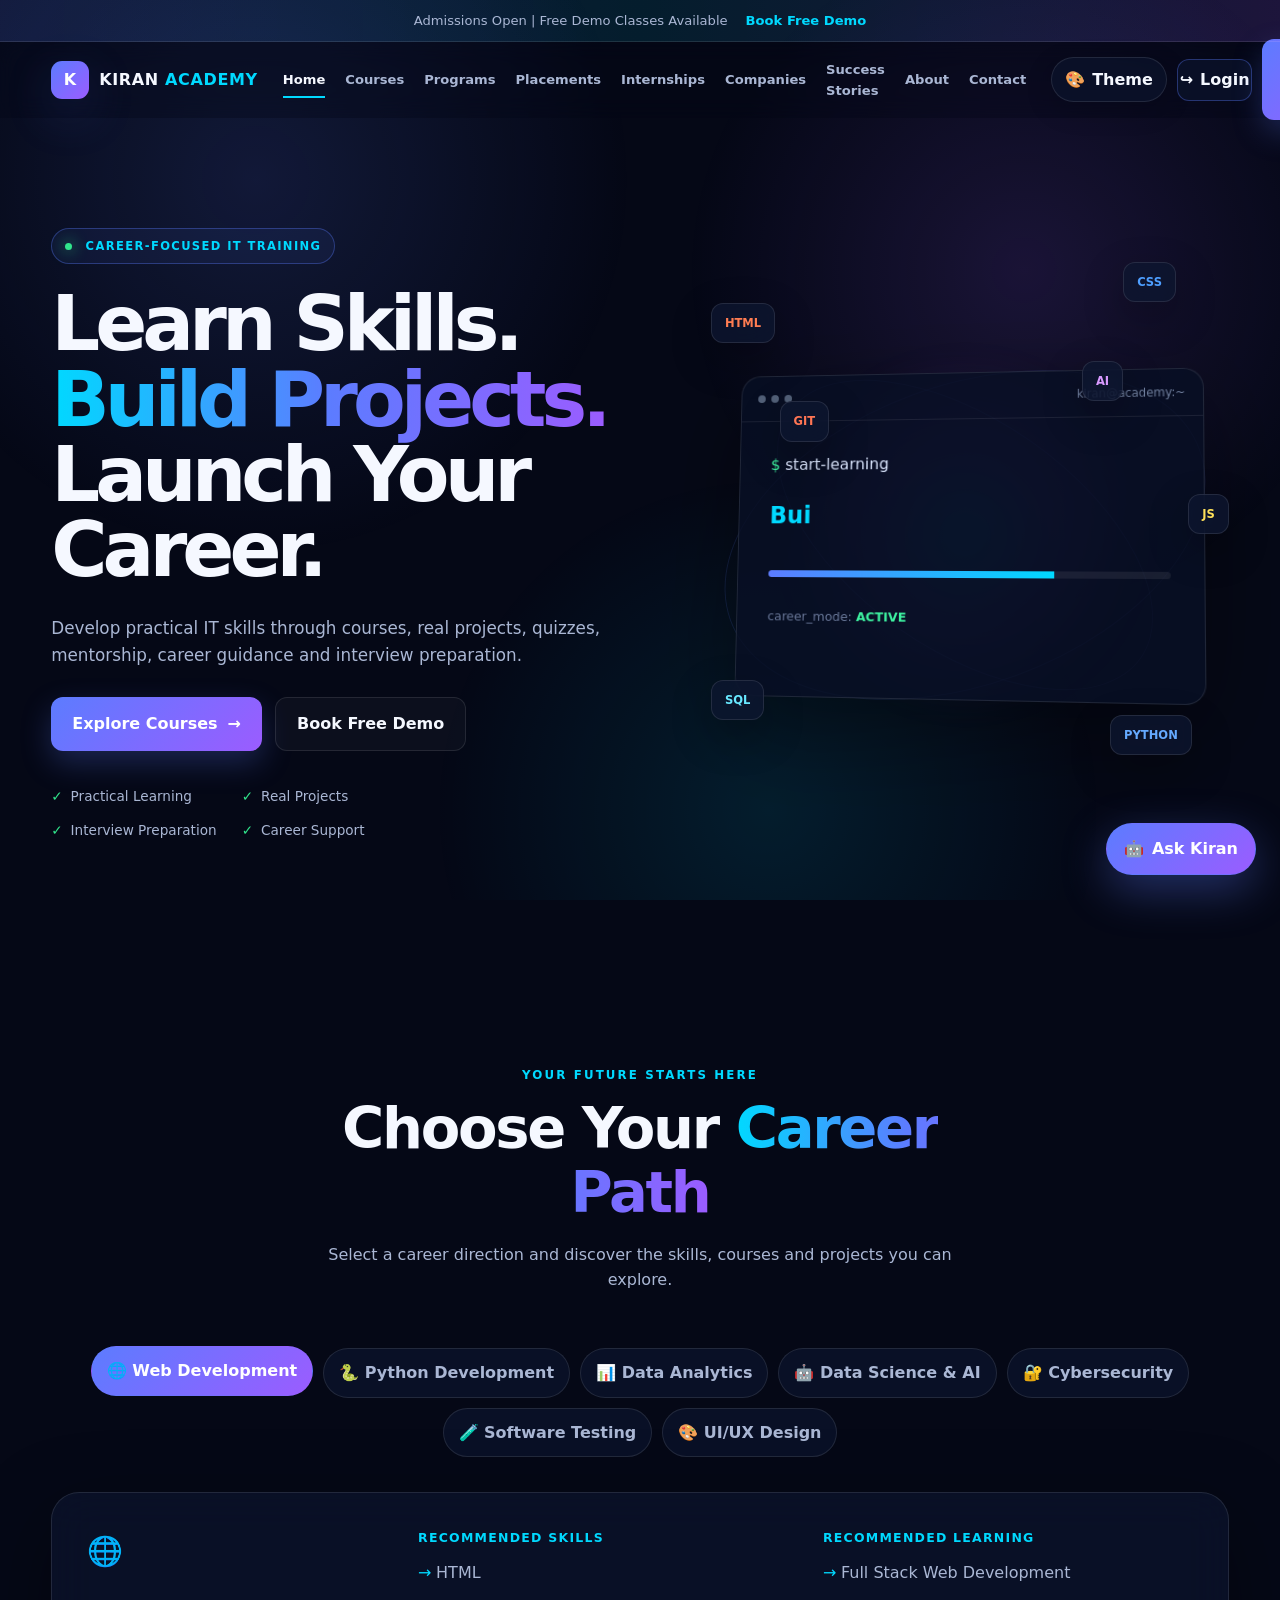
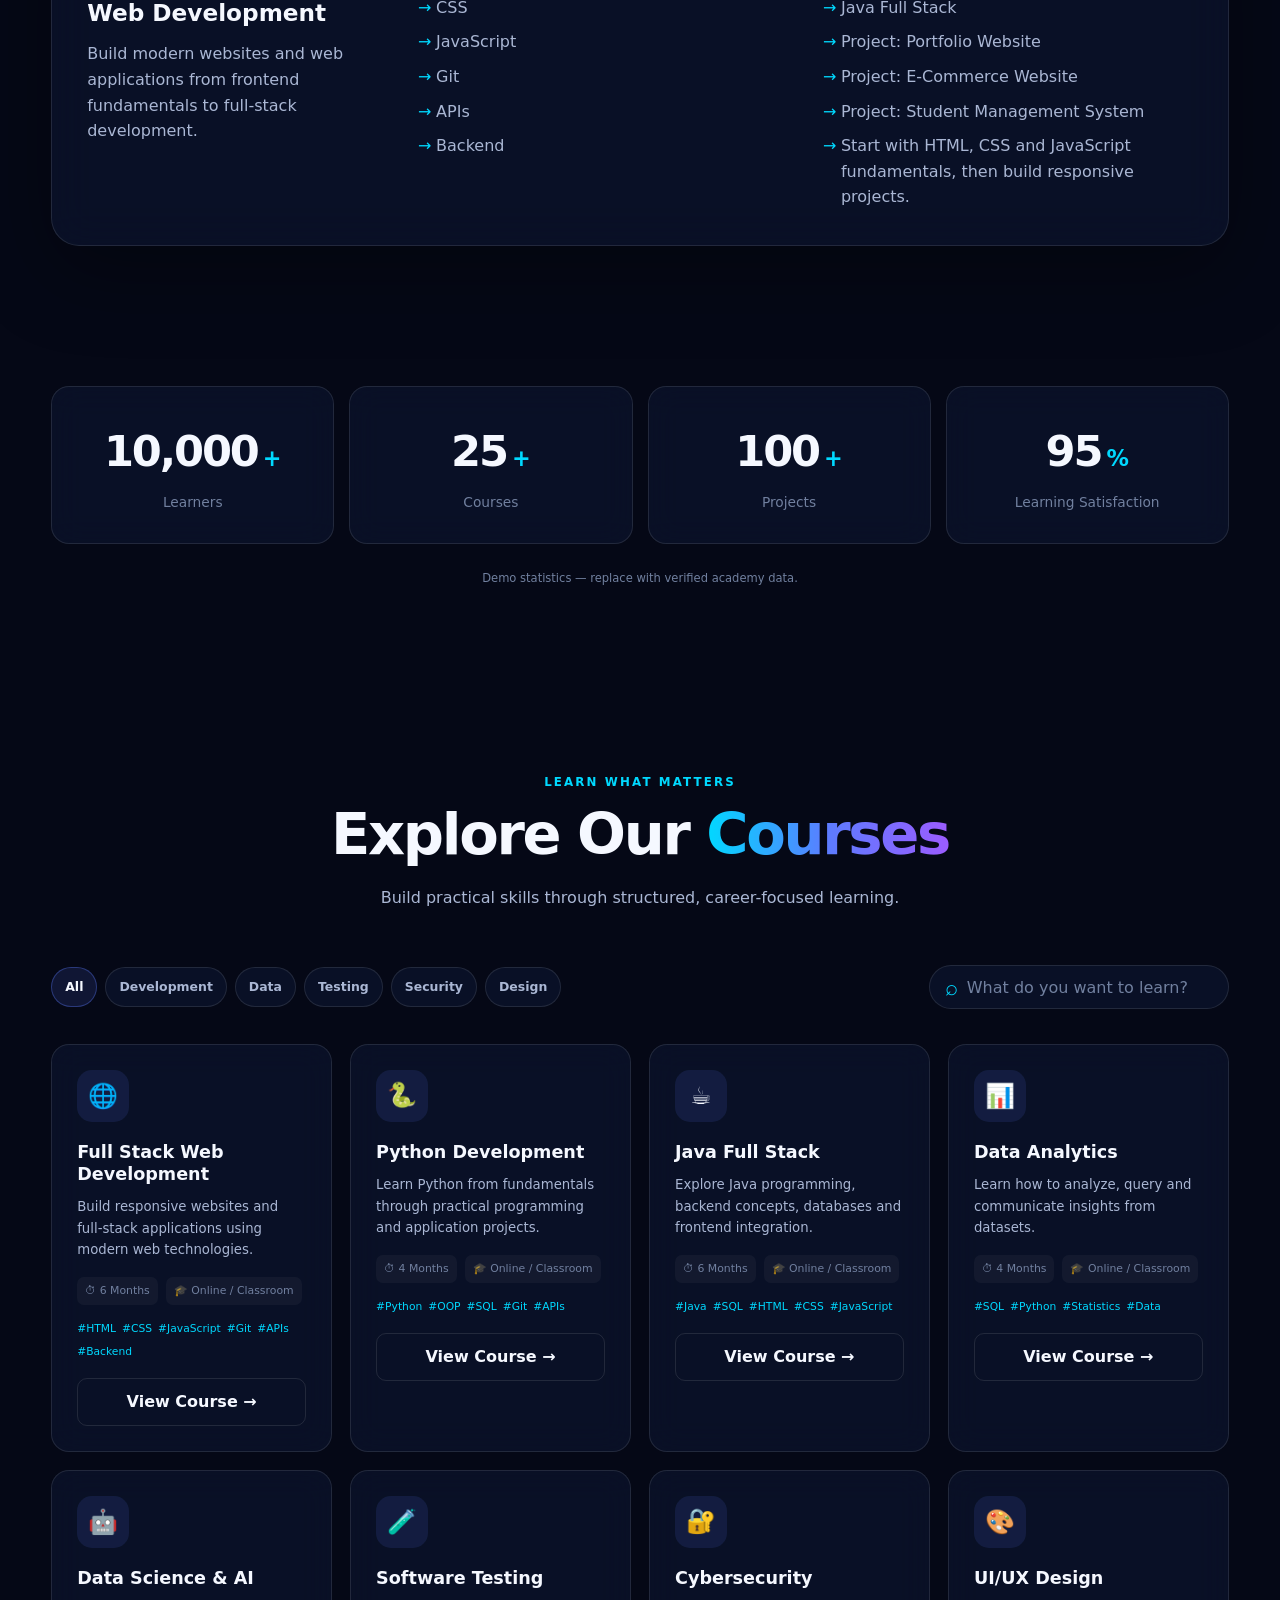
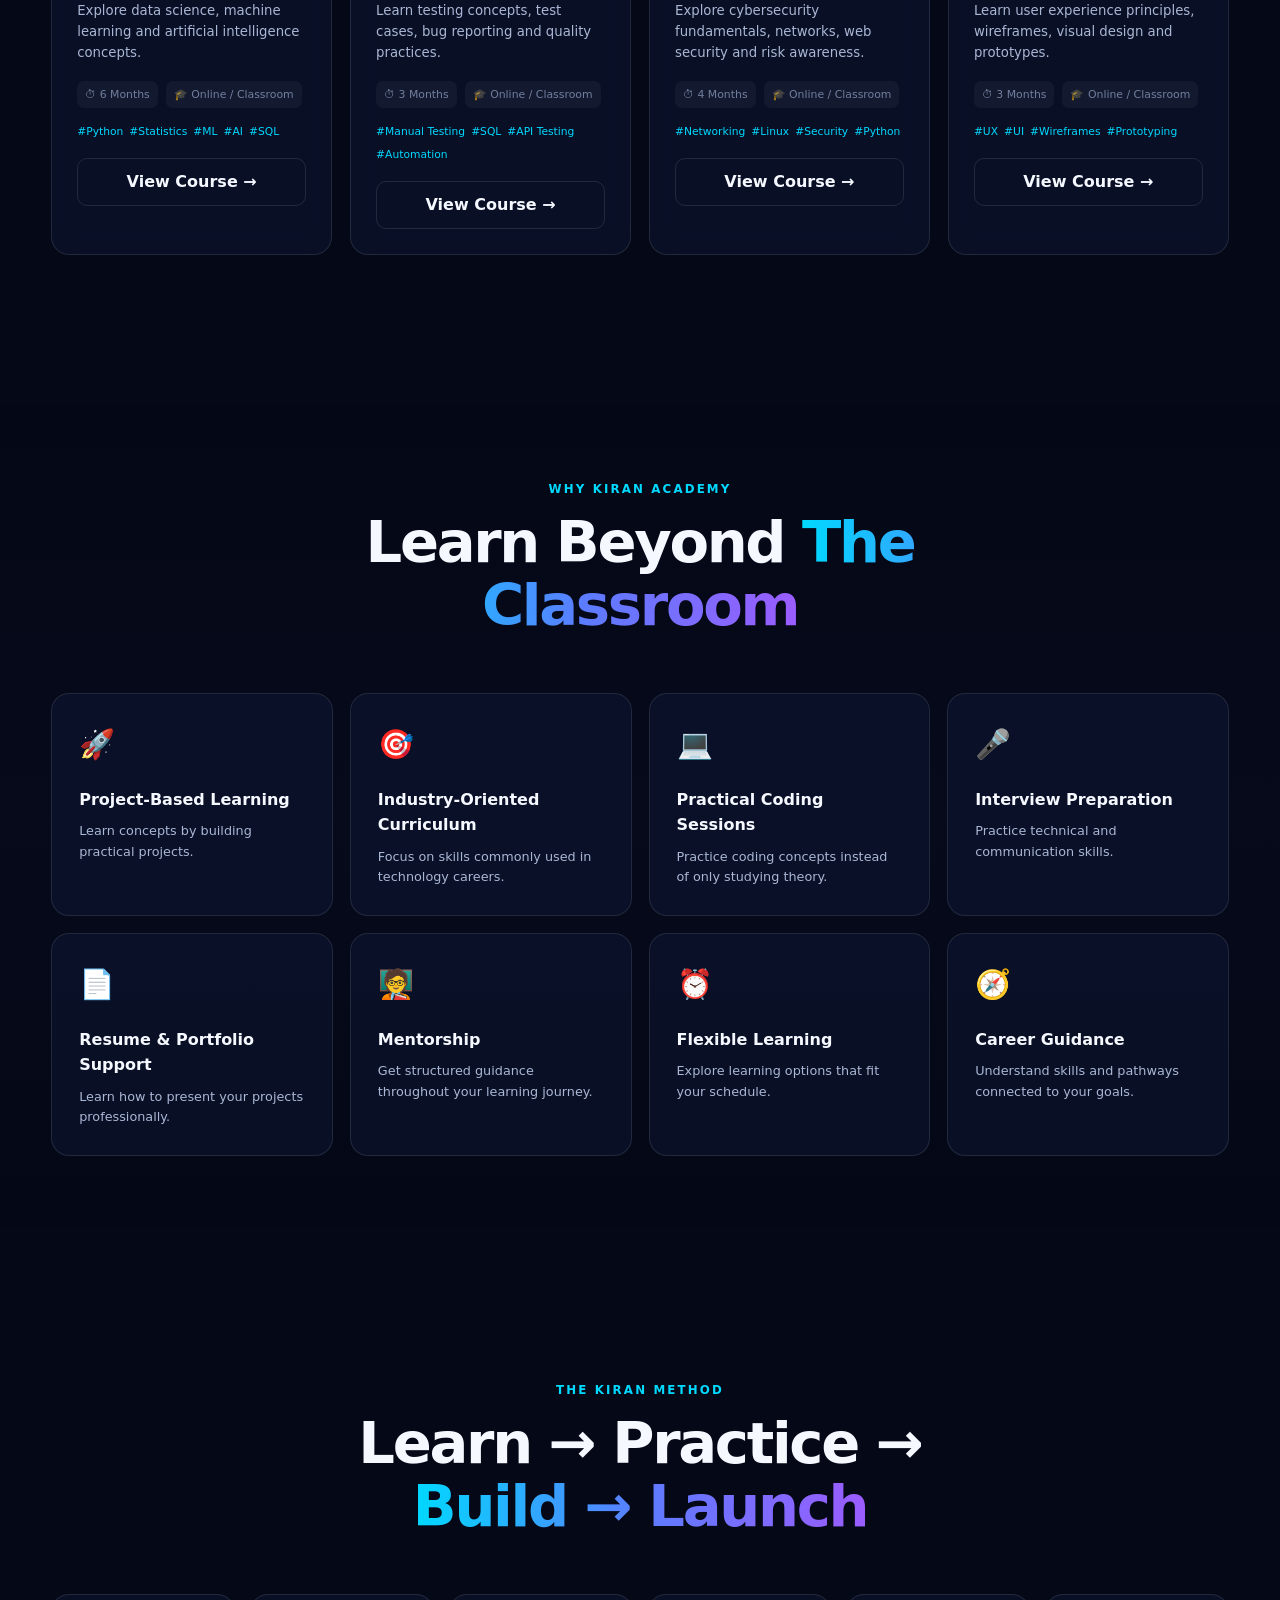
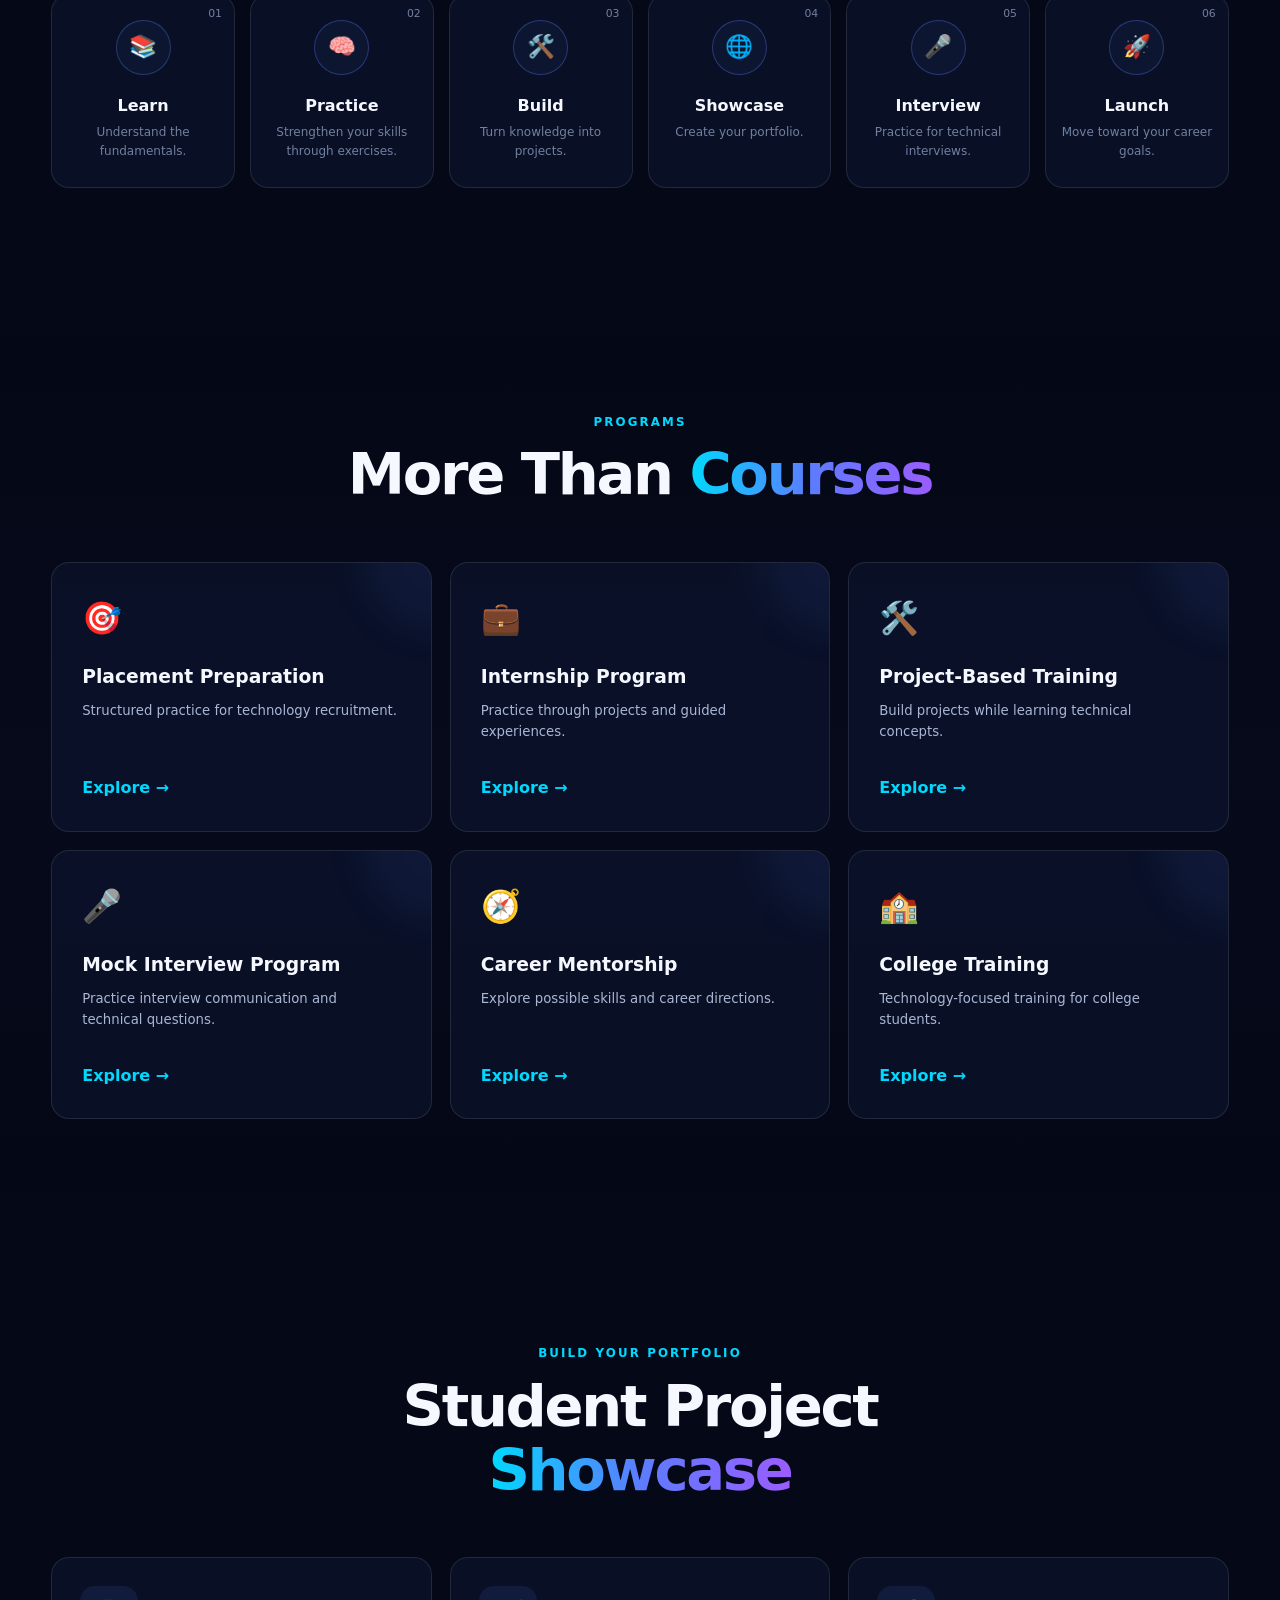
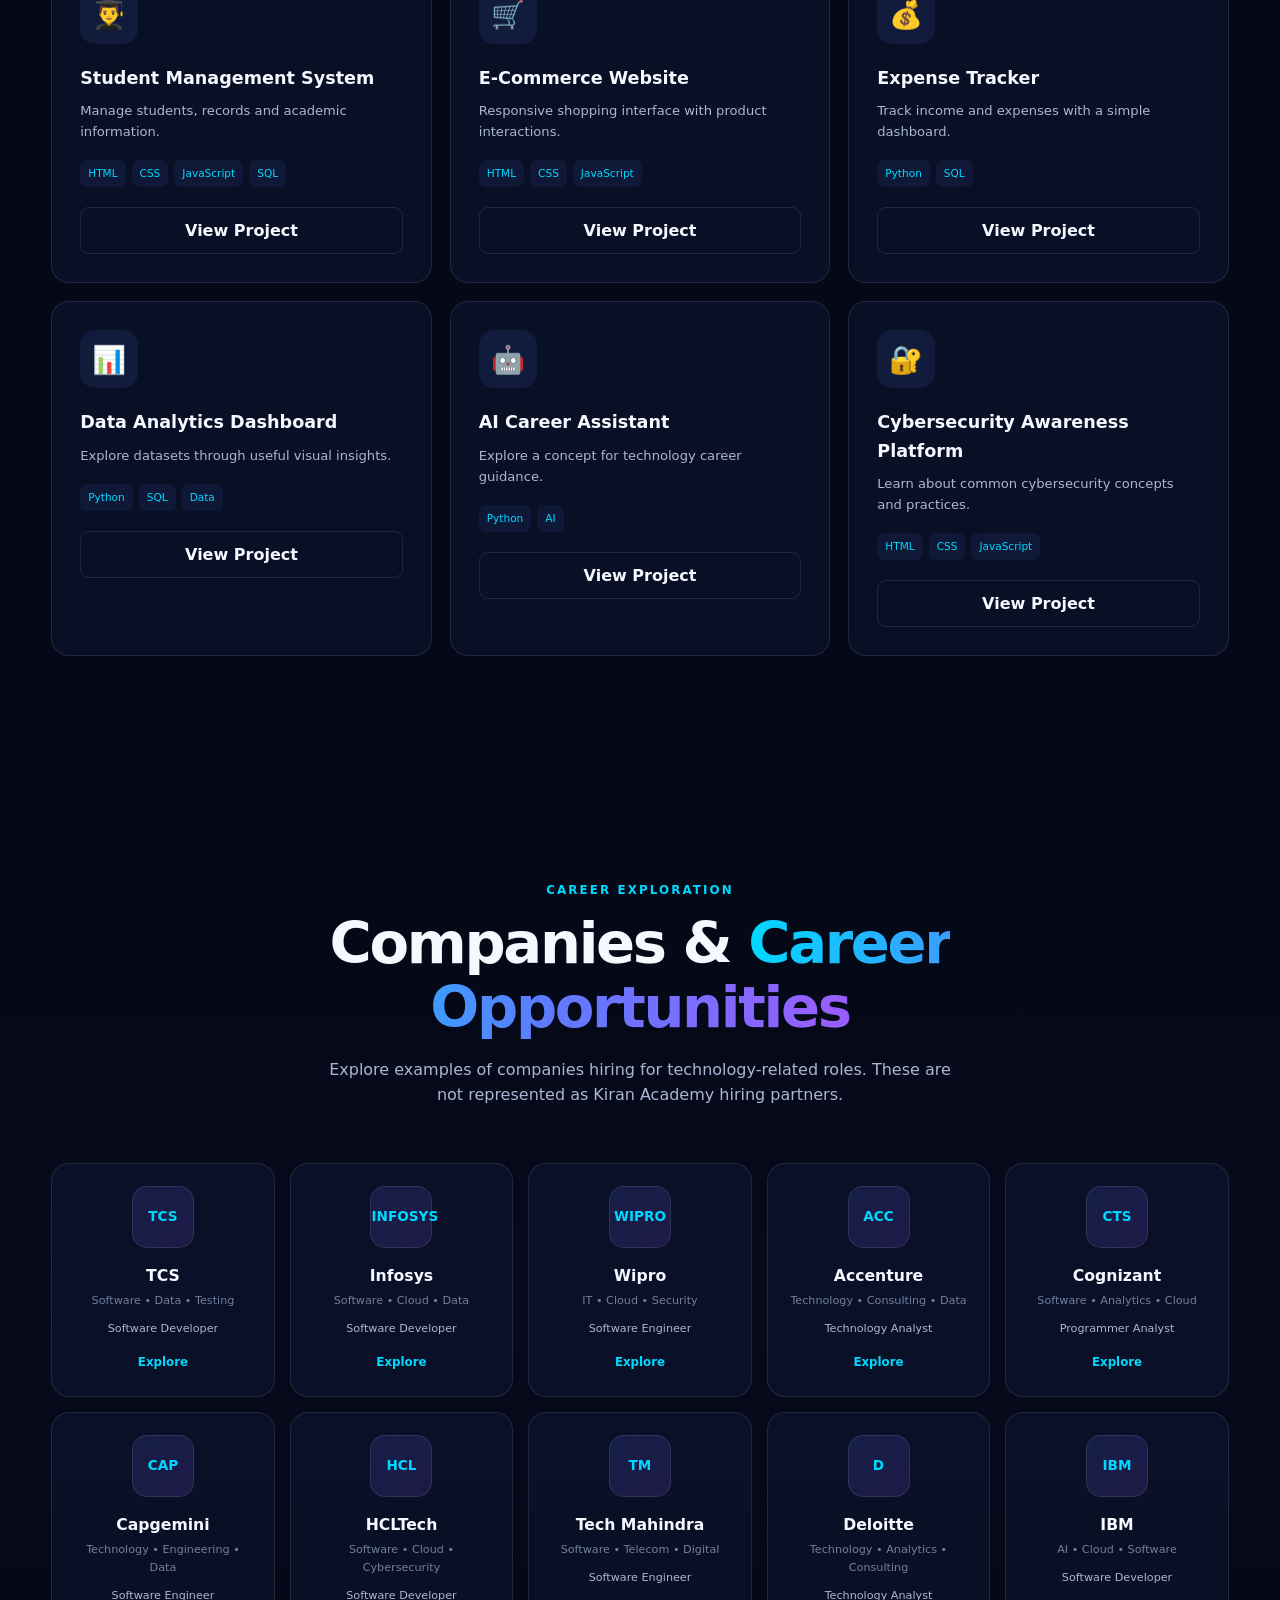
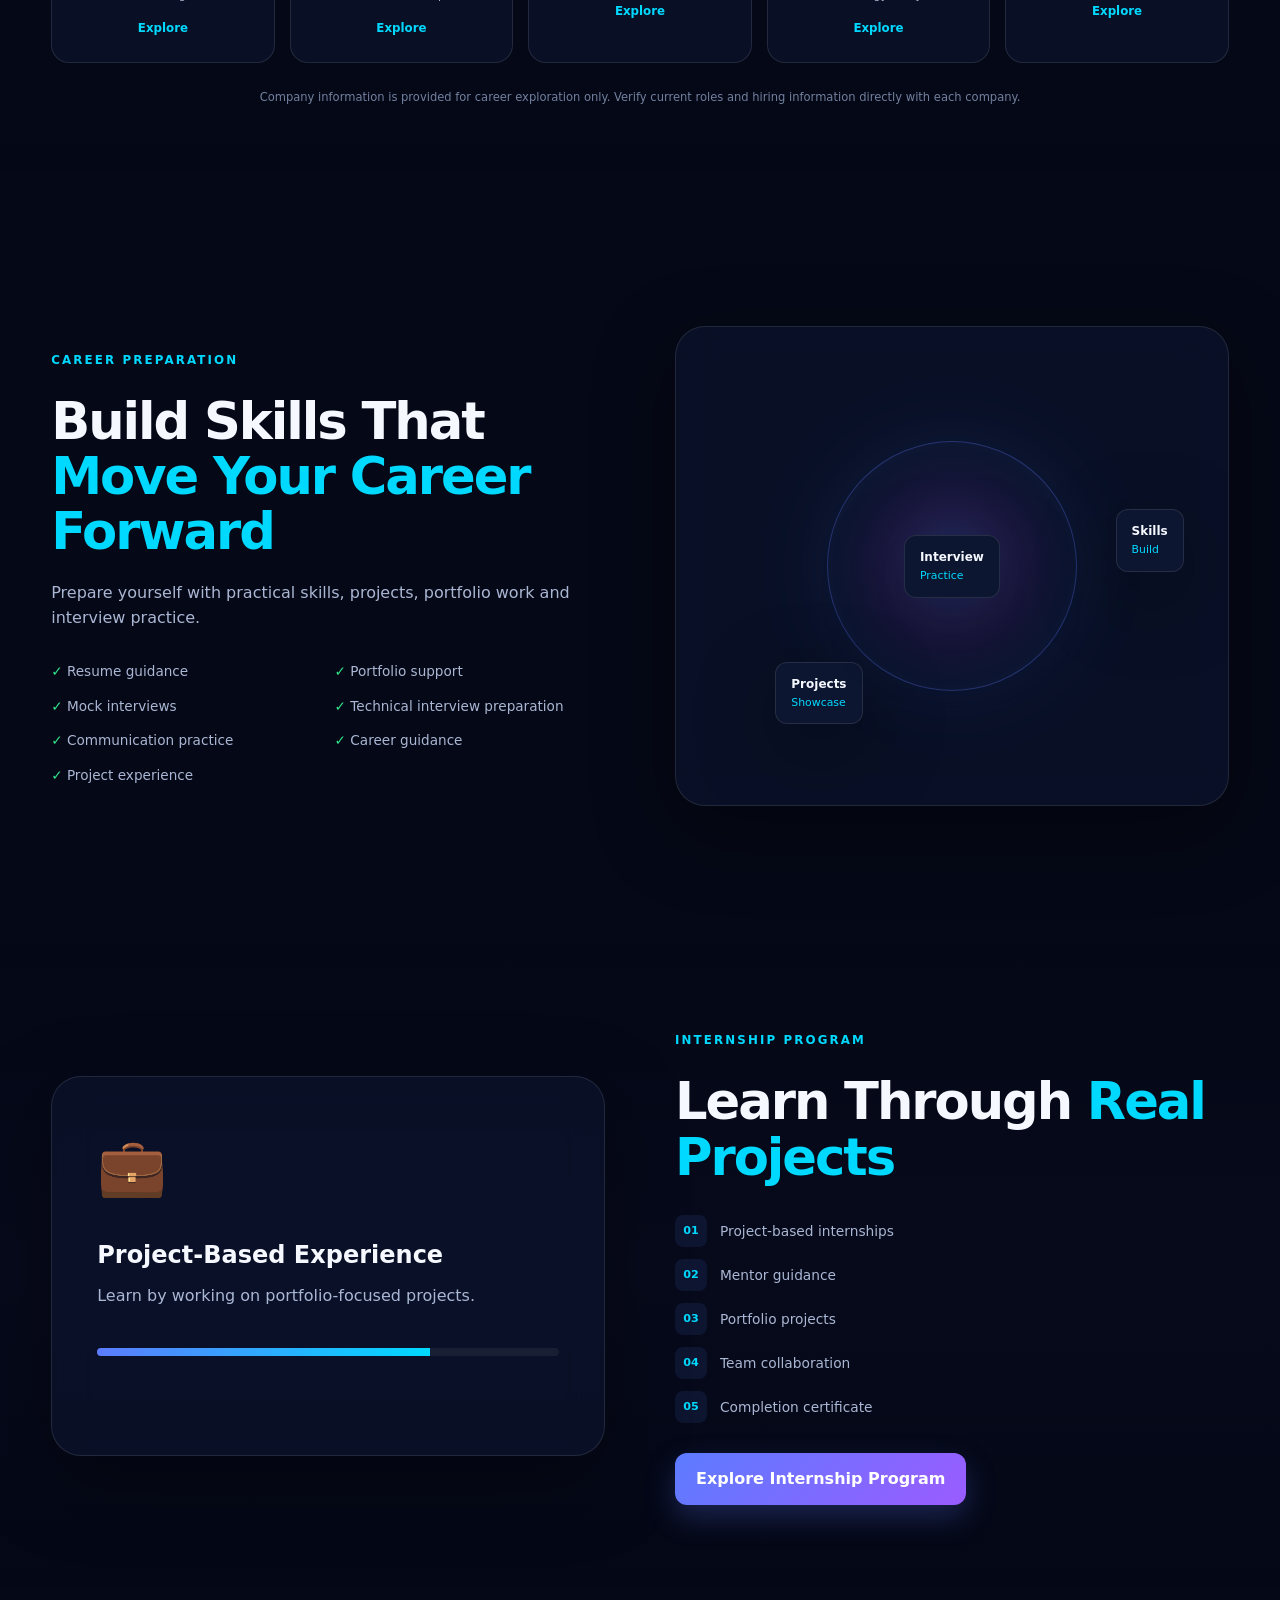
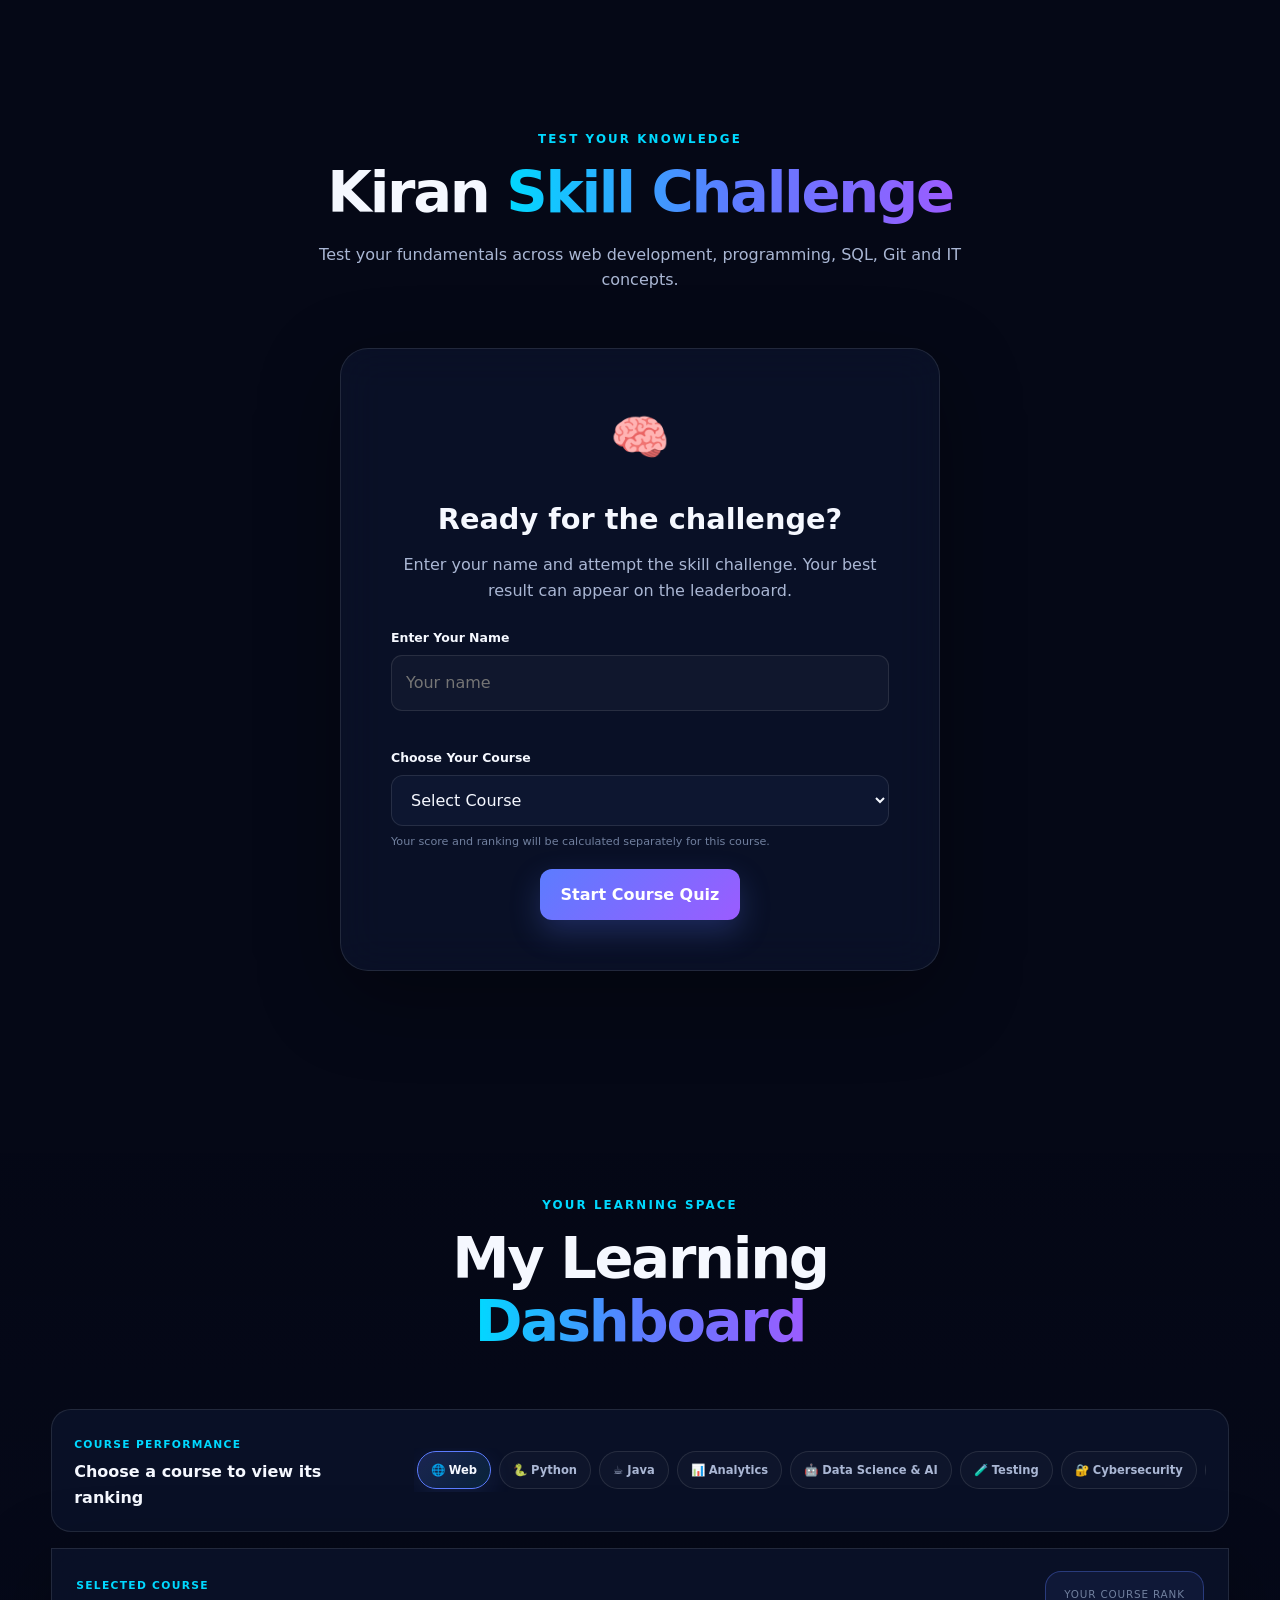
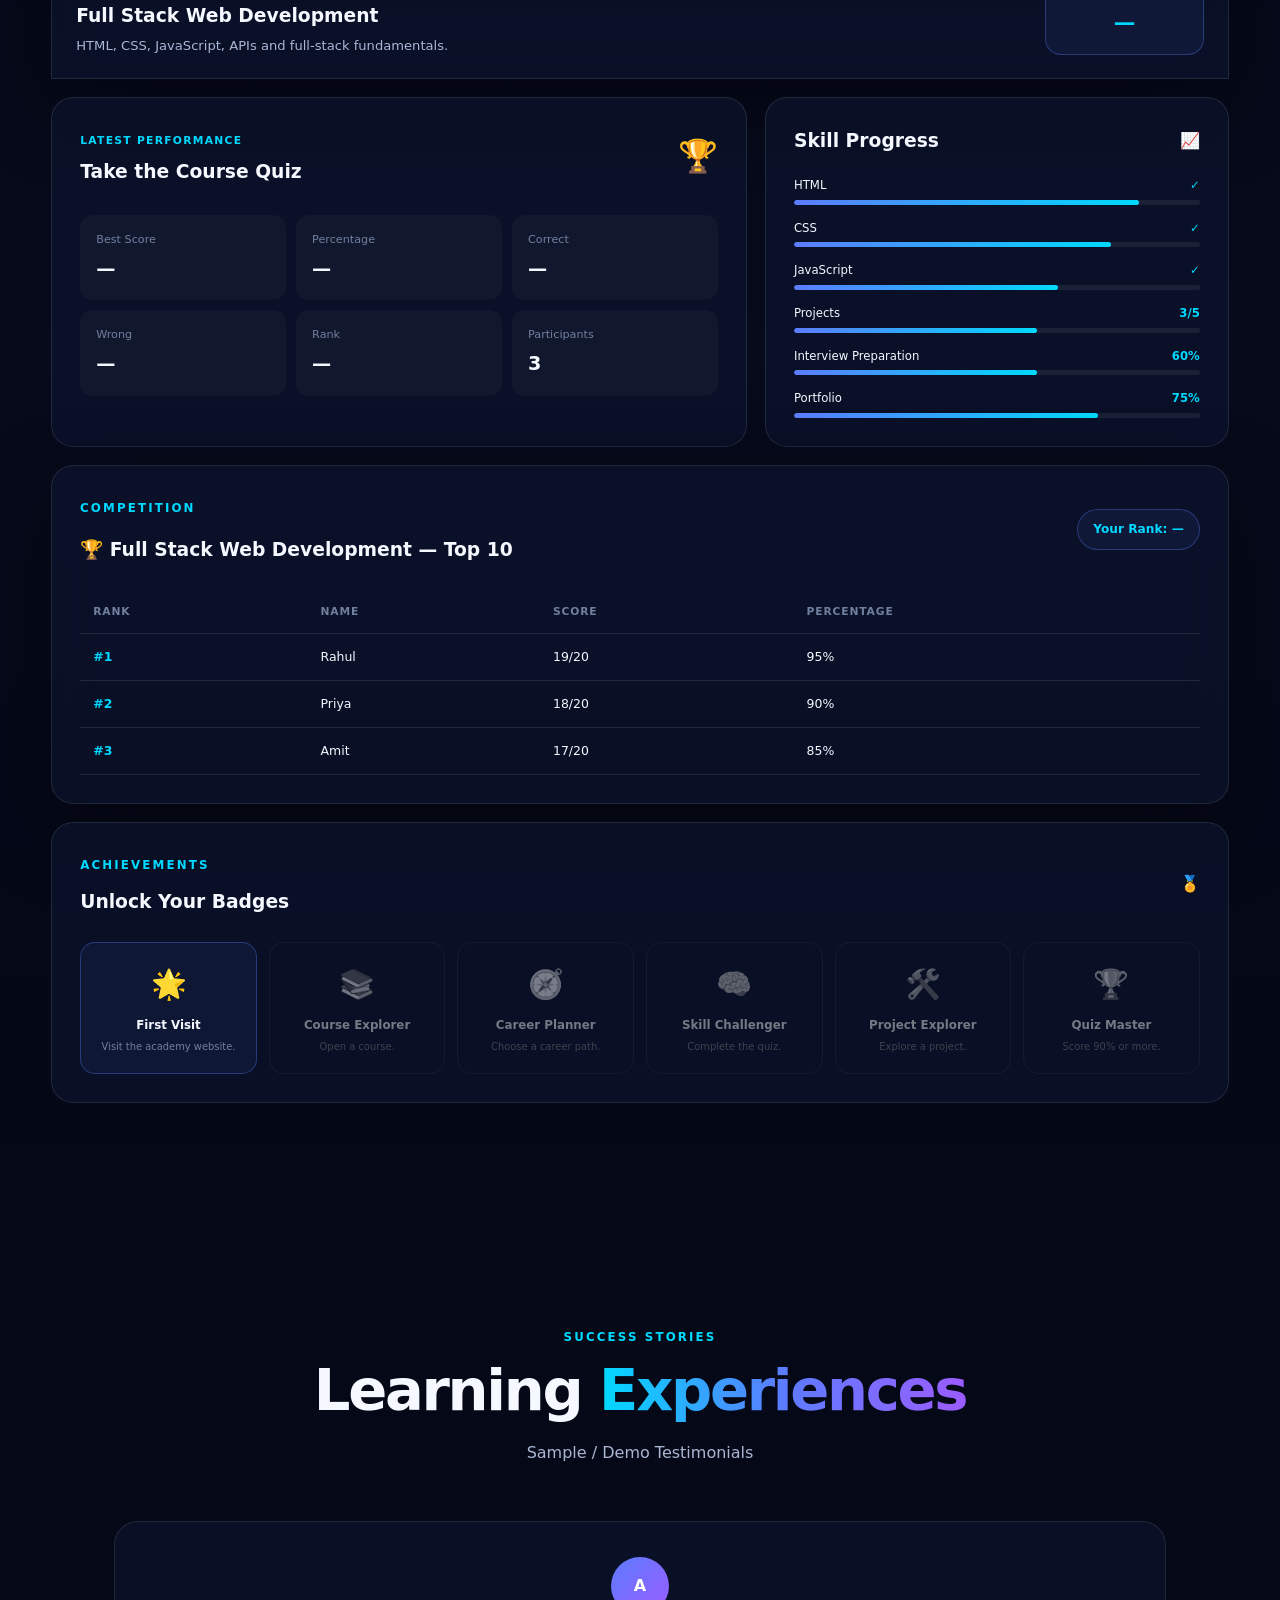
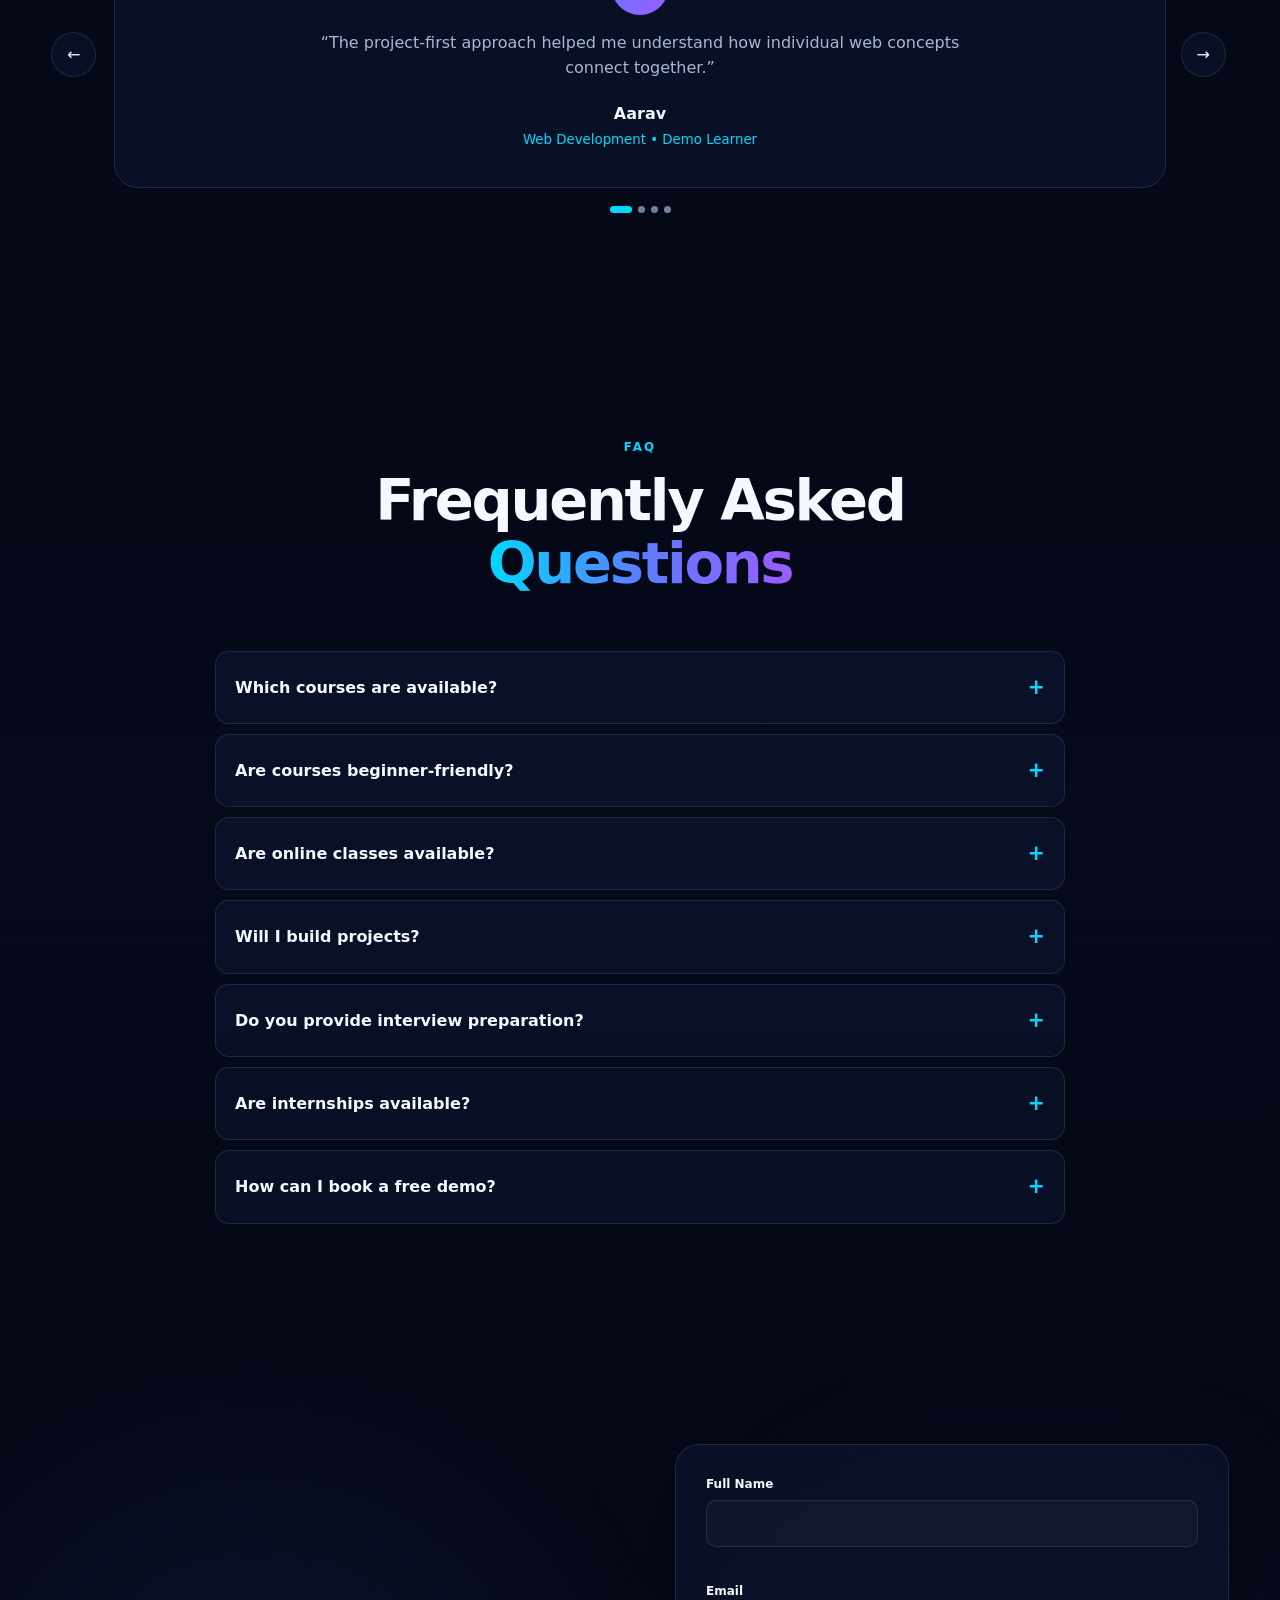
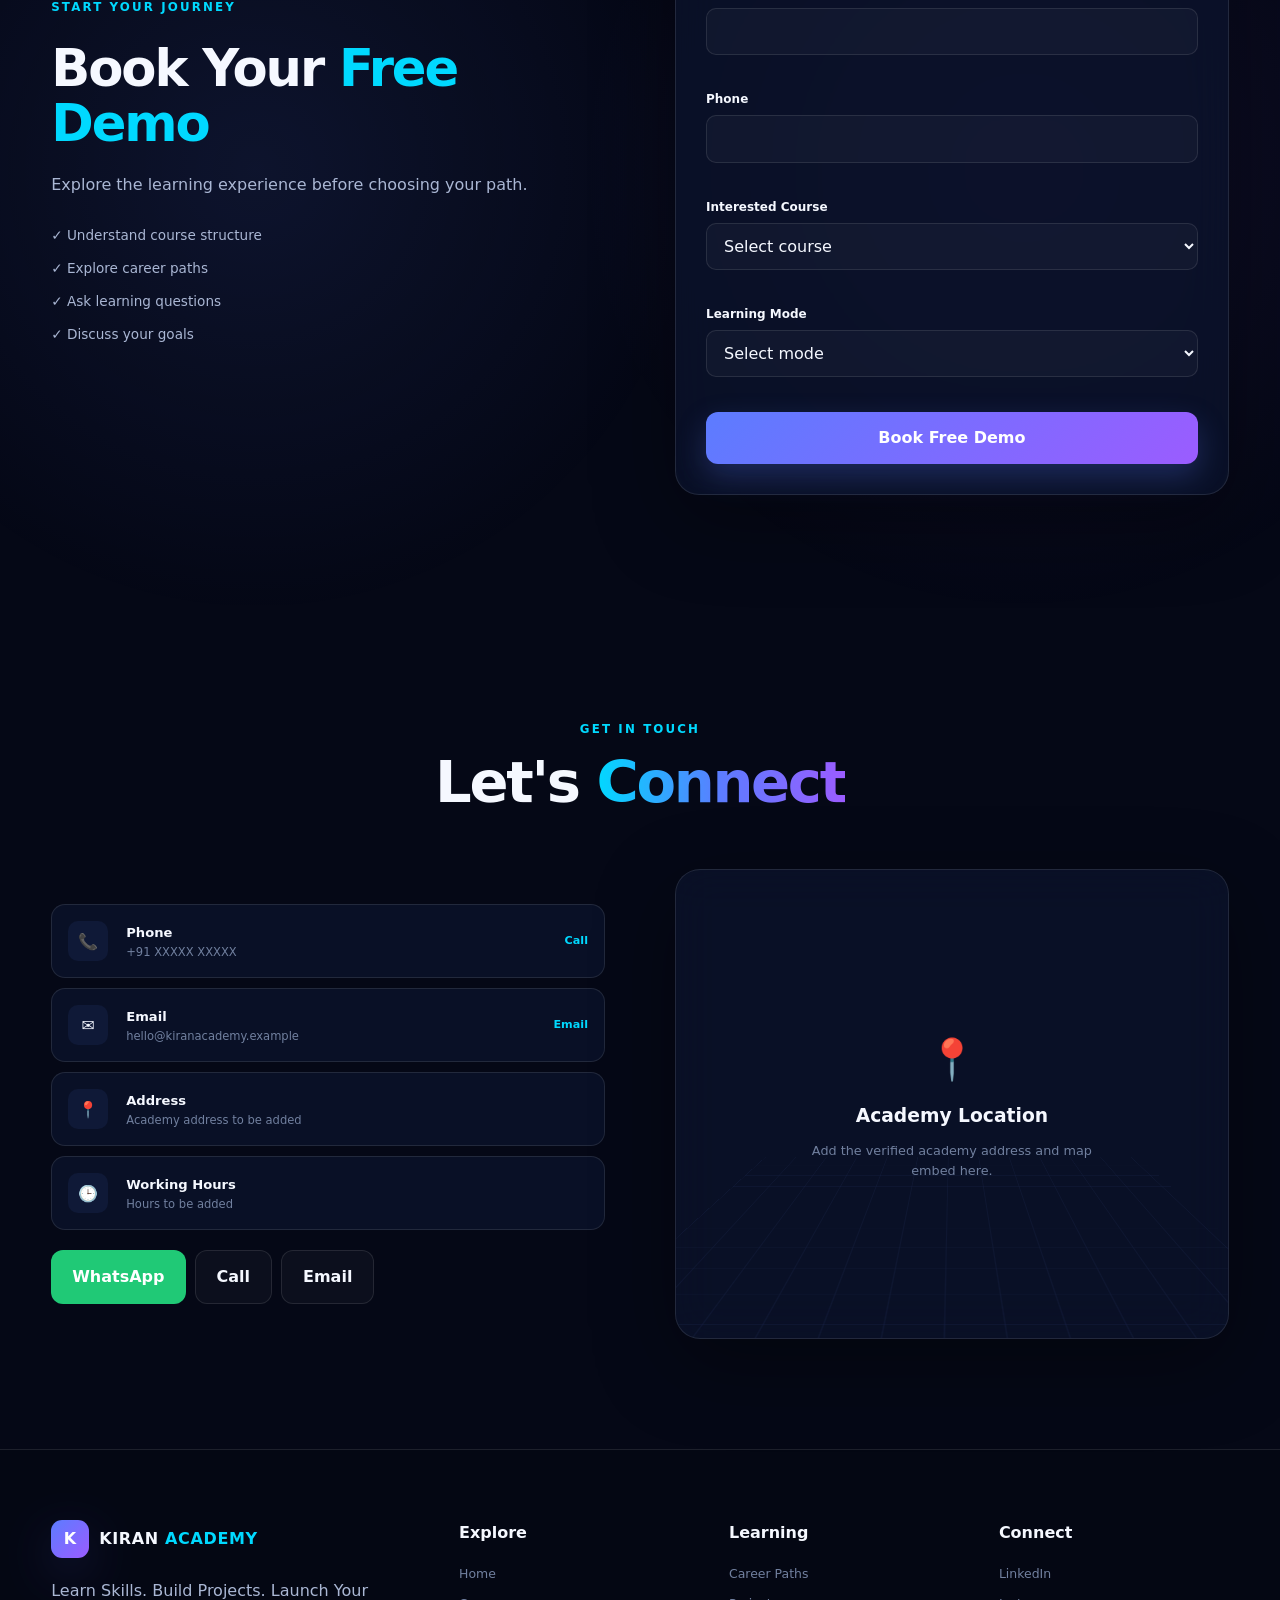
<file: index.html>
<!DOCTYPE html>
<html lang="en">
<head>
    <meta charset="UTF-8">
    <meta name="viewport" content="width=device-width, initial-scale=1.0">
    <meta name="description" content="Kiran Academy - Learn Skills. Build Projects. Launch Your Career.">
    <title>Kiran Academy | IT Education & Career Training</title>
    <link rel="stylesheet" href="style_k_a.css">
</head>

<body class="theme-dark">

    <!-- Background -->
    <div id="background-effects" class="background-effects" aria-hidden="true"></div>

    <!-- Scroll Progress -->
    <div class="scroll-progress">
        <span id="scroll-progress-bar"></span>
    </div>

    <!-- Preloader -->
    <div id="preloader" class="preloader">
        <div class="loader-content">
            <div class="loader-logo">KIRAN <span>ACADEMY</span></div>
            <div class="loader-ring"></div>
            <p>Preparing your learning journey...</p>
        </div>
    </div>

    <!-- Announcement -->
    <div class="announcement-bar">
        <span>Admissions Open | Free Demo Classes Available</span>
        <button class="announcement-btn" data-scroll="#demo">
            Book Free Demo
        </button>
    </div>

    <!-- Navbar -->
    <header id="navbar" class="navbar">
        <div class="container nav-container">

            <a href="#home" class="logo">
                <span class="logo-mark">K</span>
                <span>KIRAN <b>ACADEMY</b></span>
            </a>

            <nav id="main-nav" class="nav-links" aria-label="Main navigation">
                <a href="#home" class="nav-link active">Home</a>
                <a href="#courses" class="nav-link">Courses</a>
                <a href="#programs" class="nav-link">Programs</a>
                <a href="#placements" class="nav-link">Placements</a>
                <a href="#internships" class="nav-link">Internships</a>
                <a href="#companies" class="nav-link">Companies</a>
                <a href="#stories" class="nav-link">Success Stories</a>
                <a href="#about" class="nav-link">About</a>
                <a href="#contact" class="nav-link">Contact</a>
            </nav>

            <div class="nav-actions">
                <button
                    id="theme-btn"
                    class="header-theme-btn"
                    aria-label="Open theme settings"
                    aria-expanded="false">
                    🎨 <span>Theme</span>
                </button>

                <a href="student-login.html" class="btn btn-login-header">
                    <span>↪</span> Login
                </a>

                <button class="btn btn-primary nav-demo" data-scroll="#demo">
                    Book Free Demo
                </button>

                <button
                    id="mobile-menu-btn"
                    class="mobile-menu-btn"
                    aria-label="Open navigation menu"
                    aria-expanded="false"
                    aria-controls="main-nav">
                    <span></span>
                    <span></span>
                    <span></span>
                </button>
            </div>

        </div>
    </header>

    <main>

        <!-- Hero -->
        <section id="home" class="hero section">
            <div class="container hero-grid">

                <div class="hero-content reveal">
                    <div class="hero-badge">
                        <span class="pulse-dot"></span>
                        CAREER-FOCUSED IT TRAINING
                    </div>

                    <h1>
                        Learn Skills.
                        <span>Build Projects.</span>
                        Launch Your Career.
                    </h1>

                    <p class="hero-text">
                        Develop practical IT skills through courses, real projects,
                        quizzes, mentorship, career guidance and interview preparation.
                    </p>

                    <div class="hero-buttons">
                        <button class="btn btn-primary" data-scroll="#courses">
                            Explore Courses
                            <span>→</span>
                        </button>

                        <button class="btn btn-outline" data-scroll="#demo">
                            Book Free Demo
                        </button>
                    </div>

                    <div class="trust-grid">
                        <div class="trust-item">
                            <span>✓</span>
                            <p>Practical Learning</p>
                        </div>

                        <div class="trust-item">
                            <span>✓</span>
                            <p>Real Projects</p>
                        </div>

                        <div class="trust-item">
                            <span>✓</span>
                            <p>Interview Preparation</p>
                        </div>

                        <div class="trust-item">
                            <span>✓</span>
                            <p>Career Support</p>
                        </div>
                    </div>
                </div>

                <!-- Hero Visual -->
                <div id="hero-visual" class="hero-visual reveal">

                    <div class="hero-glow"></div>

                    <div class="code-card code-card-main">
                        <div class="terminal-top">
                            <div class="terminal-dots">
                                <span></span>
                                <span></span>
                                <span></span>
                            </div>
                            <span>kiran@academy:~</span>
                        </div>

                        <div class="terminal-content">
                            <p><span class="terminal-green">$</span> start-learning</p>
                            <p class="typing-line" id="typing-text">
                                Learn → Practice → Build
                            </p>

                            <div class="terminal-progress">
                                <span></span>
                            </div>

                            <p class="terminal-muted">
                                career_mode: <strong>ACTIVE</strong>
                            </p>
                        </div>
                    </div>

                    <div class="floating-tech tech-html">HTML</div>
                    <div class="floating-tech tech-css">CSS</div>
                    <div class="floating-tech tech-js">JS</div>
                    <div class="floating-tech tech-python">PYTHON</div>
                    <div class="floating-tech tech-sql">SQL</div>
                    <div class="floating-tech tech-git">GIT</div>
                    <div class="floating-tech tech-ai">AI</div>

                    <div class="hero-orbit orbit-one"></div>
                    <div class="hero-orbit orbit-two"></div>

                </div>
            </div>
        </section>

        <!-- Career Paths -->
        <section id="career-paths" class="section career-section">
            <div class="container">

                <div class="section-heading reveal">
                    <span class="section-label">YOUR FUTURE STARTS HERE</span>
                    <h2>Choose Your <span>Career Path</span></h2>
                    <p>
                        Select a career direction and discover the skills,
                        courses and projects you can explore.
                    </p>
                </div>

                <div id="career-tabs" class="career-tabs"></div>

                <div id="career-details" class="career-details glass-card reveal">
                    <!-- JS -->
                </div>

            </div>
        </section>

        <!-- Stats -->
        <section id="stats" class="stats-section">
            <div class="container stats-grid">

                <div class="stat-card reveal">
                    <div class="stat-number" data-count="10000">0</div>
                    <span>+</span>
                    <p>Learners</p>
                </div>

                <div class="stat-card reveal">
                    <div class="stat-number" data-count="25">0</div>
                    <span>+</span>
                    <p>Courses</p>
                </div>

                <div class="stat-card reveal">
                    <div class="stat-number" data-count="100">0</div>
                    <span>+</span>
                    <p>Projects</p>
                </div>

                <div class="stat-card reveal">
                    <div class="stat-number" data-count="95">0</div>
                    <span>%</span>
                    <p>Learning Satisfaction</p>
                </div>

            </div>

            <p class="demo-note">
                Demo statistics — replace with verified academy data.
            </p>
        </section>

        <!-- Courses -->
        <section id="courses" class="section">
            <div class="container">

                <div class="section-heading reveal">
                    <span class="section-label">LEARN WHAT MATTERS</span>
                    <h2>Explore Our <span>Courses</span></h2>
                    <p>
                        Build practical skills through structured,
                        career-focused learning.
                    </p>
                </div>

                <div class="course-toolbar reveal">
                    <div id="course-filters" class="filter-buttons">
                        <button class="filter-btn active" data-filter="all">All</button>
                        <button class="filter-btn" data-filter="development">Development</button>
                        <button class="filter-btn" data-filter="data">Data</button>
                        <button class="filter-btn" data-filter="testing">Testing</button>
                        <button class="filter-btn" data-filter="security">Security</button>
                        <button class="filter-btn" data-filter="design">Design</button>
                    </div>

                    <div class="search-box">
                        <span>⌕</span>
                        <input
                            id="course-search"
                            type="search"
                            placeholder="What do you want to learn?"
                            aria-label="Search courses">
                    </div>
                </div>

                <div id="courses-grid" class="courses-grid"></div>

                <div id="no-courses" class="empty-state hidden">
                    No courses found.
                </div>

            </div>
        </section>

        <!-- Why Choose -->
        <section id="about" class="section section-alt">
            <div class="container">

                <div class="section-heading reveal">
                    <span class="section-label">WHY KIRAN ACADEMY</span>
                    <h2>Learn Beyond <span>The Classroom</span></h2>
                </div>

                <div class="feature-grid">

                    <article class="feature-card reveal">
                        <div class="feature-icon">🚀</div>
                        <h3>Project-Based Learning</h3>
                        <p>Learn concepts by building practical projects.</p>
                    </article>

                    <article class="feature-card reveal">
                        <div class="feature-icon">🎯</div>
                        <h3>Industry-Oriented Curriculum</h3>
                        <p>Focus on skills commonly used in technology careers.</p>
                    </article>

                    <article class="feature-card reveal">
                        <div class="feature-icon">💻</div>
                        <h3>Practical Coding Sessions</h3>
                        <p>Practice coding concepts instead of only studying theory.</p>
                    </article>

                    <article class="feature-card reveal">
                        <div class="feature-icon">🎤</div>
                        <h3>Interview Preparation</h3>
                        <p>Practice technical and communication skills.</p>
                    </article>

                    <article class="feature-card reveal">
                        <div class="feature-icon">📄</div>
                        <h3>Resume & Portfolio Support</h3>
                        <p>Learn how to present your projects professionally.</p>
                    </article>

                    <article class="feature-card reveal">
                        <div class="feature-icon">🧑‍🏫</div>
                        <h3>Mentorship</h3>
                        <p>Get structured guidance throughout your learning journey.</p>
                    </article>

                    <article class="feature-card reveal">
                        <div class="feature-icon">⏰</div>
                        <h3>Flexible Learning</h3>
                        <p>Explore learning options that fit your schedule.</p>
                    </article>

                    <article class="feature-card reveal">
                        <div class="feature-icon">🧭</div>
                        <h3>Career Guidance</h3>
                        <p>Understand skills and pathways connected to your goals.</p>
                    </article>

                </div>

            </div>
        </section>

        <!-- Storytelling -->
        <section class="section journey-story">
            <div class="container">

                <div class="section-heading reveal">
                    <span class="section-label">THE KIRAN METHOD</span>
                    <h2>Learn → Practice → <span>Build → Launch</span></h2>
                </div>

                <div class="story-line">
                    <div class="story-progress"></div>

                    <article class="story-card reveal">
                        <span>01</span>
                        <div>📚</div>
                        <h3>Learn</h3>
                        <p>Understand the fundamentals.</p>
                    </article>

                    <article class="story-card reveal">
                        <span>02</span>
                        <div>🧠</div>
                        <h3>Practice</h3>
                        <p>Strengthen your skills through exercises.</p>
                    </article>

                    <article class="story-card reveal">
                        <span>03</span>
                        <div>🛠️</div>
                        <h3>Build</h3>
                        <p>Turn knowledge into projects.</p>
                    </article>

                    <article class="story-card reveal">
                        <span>04</span>
                        <div>🌐</div>
                        <h3>Showcase</h3>
                        <p>Create your portfolio.</p>
                    </article>

                    <article class="story-card reveal">
                        <span>05</span>
                        <div>🎤</div>
                        <h3>Interview</h3>
                        <p>Practice for technical interviews.</p>
                    </article>

                    <article class="story-card reveal">
                        <span>06</span>
                        <div>🚀</div>
                        <h3>Launch</h3>
                        <p>Move toward your career goals.</p>
                    </article>
                </div>

            </div>
        </section>

        <!-- Programs -->
        <section id="programs" class="section section-alt">
            <div class="container">

                <div class="section-heading reveal">
                    <span class="section-label">PROGRAMS</span>
                    <h2>More Than <span>Courses</span></h2>
                </div>

                <div class="program-grid">

                    <article class="program-card reveal">
                        <span>🎯</span>
                        <h3>Placement Preparation</h3>
                        <p>Structured practice for technology recruitment.</p>
                        <button data-scroll="#quiz">Explore →</button>
                    </article>

                    <article class="program-card reveal">
                        <span>💼</span>
                        <h3>Internship Program</h3>
                        <p>Practice through projects and guided experiences.</p>
                        <button data-scroll="#internships">Explore →</button>
                    </article>

                    <article class="program-card reveal">
                        <span>🛠️</span>
                        <h3>Project-Based Training</h3>
                        <p>Build projects while learning technical concepts.</p>
                        <button data-scroll="#projects">Explore →</button>
                    </article>

                    <article class="program-card reveal">
                        <span>🎤</span>
                        <h3>Mock Interview Program</h3>
                        <p>Practice interview communication and technical questions.</p>
                        <button data-scroll="#placements">Explore →</button>
                    </article>

                    <article class="program-card reveal">
                        <span>🧭</span>
                        <h3>Career Mentorship</h3>
                        <p>Explore possible skills and career directions.</p>
                        <button data-scroll="#career-paths">Explore →</button>
                    </article>

                    <article class="program-card reveal">
                        <span>🏫</span>
                        <h3>College Training</h3>
                        <p>Technology-focused training for college students.</p>
                        <button data-scroll="#contact">Explore →</button>
                    </article>

                </div>

            </div>
        </section>

        <!-- Projects -->
        <section id="projects" class="section">
            <div class="container">

                <div class="section-heading reveal">
                    <span class="section-label">BUILD YOUR PORTFOLIO</span>
                    <h2>Student Project <span>Showcase</span></h2>
                </div>

                <div class="project-grid">

                    <article class="project-card reveal">
                        <div class="project-icon">👨‍🎓</div>
                        <h3>Student Management System</h3>
                        <p>Manage students, records and academic information.</p>
                        <div class="tags">
                            <span>HTML</span>
                            <span>CSS</span>
                            <span>JavaScript</span>
                            <span>SQL</span>
                        </div>
                        <button class="project-btn" data-project="Student Management System">
                            View Project
                        </button>
                    </article>

                    <article class="project-card reveal">
                        <div class="project-icon">🛒</div>
                        <h3>E-Commerce Website</h3>
                        <p>Responsive shopping interface with product interactions.</p>
                        <div class="tags">
                            <span>HTML</span>
                            <span>CSS</span>
                            <span>JavaScript</span>
                        </div>
                        <button class="project-btn" data-project="E-Commerce Website">
                            View Project
                        </button>
                    </article>

                    <article class="project-card reveal">
                        <div class="project-icon">💰</div>
                        <h3>Expense Tracker</h3>
                        <p>Track income and expenses with a simple dashboard.</p>
                        <div class="tags">
                            <span>Python</span>
                            <span>SQL</span>
                        </div>
                        <button class="project-btn" data-project="Expense Tracker">
                            View Project
                        </button>
                    </article>

                    <article class="project-card reveal">
                        <div class="project-icon">📊</div>
                        <h3>Data Analytics Dashboard</h3>
                        <p>Explore datasets through useful visual insights.</p>
                        <div class="tags">
                            <span>Python</span>
                            <span>SQL</span>
                            <span>Data</span>
                        </div>
                        <button class="project-btn" data-project="Data Analytics Dashboard">
                            View Project
                        </button>
                    </article>

                    <article class="project-card reveal">
                        <div class="project-icon">🤖</div>
                        <h3>AI Career Assistant</h3>
                        <p>Explore a concept for technology career guidance.</p>
                        <div class="tags">
                            <span>Python</span>
                            <span>AI</span>
                        </div>
                        <button class="project-btn" data-project="AI Career Assistant">
                            View Project
                        </button>
                    </article>

                    <article class="project-card reveal">
                        <div class="project-icon">🔐</div>
                        <h3>Cybersecurity Awareness Platform</h3>
                        <p>Learn about common cybersecurity concepts and practices.</p>
                        <div class="tags">
                            <span>HTML</span>
                            <span>CSS</span>
                            <span>JavaScript</span>
                        </div>
                        <button class="project-btn" data-project="Cybersecurity Awareness Platform">
                            View Project
                        </button>
                    </article>

                </div>

            </div>
        </section>

        <!-- Companies -->
        <section id="companies" class="section section-alt">
            <div class="container">

                <div class="section-heading reveal">
                    <span class="section-label">CAREER EXPLORATION</span>
                    <h2>Companies & <span>Career Opportunities</span></h2>
                    <p>
                        Explore examples of companies hiring for technology-related
                        roles. These are not represented as Kiran Academy hiring partners.
                    </p>
                </div>

                <div class="company-grid">

                    <article class="company-card reveal">
                        <div class="company-logo">TCS</div>
                        <h3>TCS</h3>
                        <p>Software • Data • Testing</p>
                        <span>Software Developer</span>
                        <button data-company="TCS">Explore</button>
                    </article>

                    <article class="company-card reveal">
                        <div class="company-logo">INFOSYS</div>
                        <h3>Infosys</h3>
                        <p>Software • Cloud • Data</p>
                        <span>Software Developer</span>
                        <button data-company="Infosys">Explore</button>
                    </article>

                    <article class="company-card reveal">
                        <div class="company-logo">WIPRO</div>
                        <h3>Wipro</h3>
                        <p>IT • Cloud • Security</p>
                        <span>Software Engineer</span>
                        <button data-company="Wipro">Explore</button>
                    </article>

                    <article class="company-card reveal">
                        <div class="company-logo">ACC</div>
                        <h3>Accenture</h3>
                        <p>Technology • Consulting • Data</p>
                        <span>Technology Analyst</span>
                        <button data-company="Accenture">Explore</button>
                    </article>

                    <article class="company-card reveal">
                        <div class="company-logo">CTS</div>
                        <h3>Cognizant</h3>
                        <p>Software • Analytics • Cloud</p>
                        <span>Programmer Analyst</span>
                        <button data-company="Cognizant">Explore</button>
                    </article>

                    <article class="company-card reveal">
                        <div class="company-logo">CAP</div>
                        <h3>Capgemini</h3>
                        <p>Technology • Engineering • Data</p>
                        <span>Software Engineer</span>
                        <button data-company="Capgemini">Explore</button>
                    </article>

                    <article class="company-card reveal">
                        <div class="company-logo">HCL</div>
                        <h3>HCLTech</h3>
                        <p>Software • Cloud • Cybersecurity</p>
                        <span>Software Developer</span>
                        <button data-company="HCLTech">Explore</button>
                    </article>

                    <article class="company-card reveal">
                        <div class="company-logo">TM</div>
                        <h3>Tech Mahindra</h3>
                        <p>Software • Telecom • Digital</p>
                        <span>Software Engineer</span>
                        <button data-company="Tech Mahindra">Explore</button>
                    </article>

                    <article class="company-card reveal">
                        <div class="company-logo">D</div>
                        <h3>Deloitte</h3>
                        <p>Technology • Analytics • Consulting</p>
                        <span>Technology Analyst</span>
                        <button data-company="Deloitte">Explore</button>
                    </article>

                    <article class="company-card reveal">
                        <div class="company-logo">IBM</div>
                        <h3>IBM</h3>
                        <p>AI • Cloud • Software</p>
                        <span>Software Developer</span>
                        <button data-company="IBM">Explore</button>
                    </article>

                </div>

                <p class="demo-note">
                    Company information is provided for career exploration only.
                    Verify current roles and hiring information directly with each company.
                </p>

            </div>
        </section>

        <!-- Placement -->
        <section id="placements" class="section placement-section">
            <div class="container placement-grid">

                <div class="placement-content reveal">
                    <span class="section-label">CAREER PREPARATION</span>
                    <h2>Build Skills That <span>Move Your Career Forward</span></h2>
                    <p>
                        Prepare yourself with practical skills, projects,
                        portfolio work and interview practice.
                    </p>

                    <div class="placement-list">
                        <div>✓ Resume guidance</div>
                        <div>✓ Portfolio support</div>
                        <div>✓ Mock interviews</div>
                        <div>✓ Technical interview preparation</div>
                        <div>✓ Communication practice</div>
                        <div>✓ Career guidance</div>
                        <div>✓ Project experience</div>
                    </div>
                </div>

                <div class="placement-visual glass-card reveal">
                    <div class="career-circle">
                        <span>CAREER<br>READY</span>
                    </div>
                    <div class="mini-stat">
                        <strong>Skills</strong>
                        <span>Build</span>
                    </div>
                    <div class="mini-stat">
                        <strong>Projects</strong>
                        <span>Showcase</span>
                    </div>
                    <div class="mini-stat">
                        <strong>Interview</strong>
                        <span>Practice</span>
                    </div>
                </div>

            </div>
        </section>

        <!-- Internship -->
        <section id="internships" class="section section-alt">
            <div class="container internship-grid">

                <div class="internship-visual reveal">
                    <div class="internship-card glass-card">
                        <span class="big-icon">💼</span>
                        <h3>Project-Based Experience</h3>
                        <p>Learn by working on portfolio-focused projects.</p>

                        <div class="internship-progress">
                            <span></span>
                        </div>
                    </div>
                </div>

                <div class="internship-content reveal">
                    <span class="section-label">INTERNSHIP PROGRAM</span>
                    <h2>Learn Through <span>Real Projects</span></h2>

                    <div class="internship-list">
                        <div>
                            <span>01</span>
                            <p>Project-based internships</p>
                        </div>

                        <div>
                            <span>02</span>
                            <p>Mentor guidance</p>
                        </div>

                        <div>
                            <span>03</span>
                            <p>Portfolio projects</p>
                        </div>

                        <div>
                            <span>04</span>
                            <p>Team collaboration</p>
                        </div>

                        <div>
                            <span>05</span>
                            <p>Completion certificate</p>
                        </div>
                    </div>

                    <button class="btn btn-primary" data-scroll="#demo">
                        Explore Internship Program
                    </button>
                </div>

            </div>
        </section>

        <!-- Quiz -->
        <section id="quiz" class="section quiz-section">
            <div class="container">

                <div class="section-heading reveal">
                    <span class="section-label">TEST YOUR KNOWLEDGE</span>
                    <h2>Kiran <span>Skill Challenge</span></h2>
                    <p>
                        Test your fundamentals across web development,
                        programming, SQL, Git and IT concepts.
                    </p>
                </div>

                <div id="quiz-start" class="quiz-start glass-card reveal">

                    <div class="quiz-icon">🧠</div>

                    <h3>Ready for the challenge?</h3>

                    <p>
                        Enter your name and attempt the skill challenge.
                        Your best result can appear on the leaderboard.
                    </p>

                    <label for="quiz-name">Enter Your Name</label>

                    <input
                        id="quiz-name"
                        type="text"
                        maxlength="40"
                        placeholder="Your name">

                    <small id="quiz-name-error" class="form-error"></small>

                    <label for="quiz-course">Choose Your Course</label>

                    <select id="quiz-course" class="quiz-course-select">
                        <option value="" selected disabled>Select Course</option>
                        <option value="full-stack-web">Full Stack Web Development</option>
                        <option value="python-development">Python Development</option>
                        <option value="java-full-stack">Java Full Stack</option>
                        <option value="data-analytics">Data Analytics</option>
                        <option value="data-science-ai">Data Science &amp; AI</option>
                        <option value="software-testing">Software Testing</option>
                        <option value="cybersecurity">Cybersecurity</option>
                        <option value="ui-ux-design">UI/UX Design</option>
                    </select>

                    <small class="quiz-course-note">
                        Your score and ranking will be calculated separately for this course.
                    </small>

                    <button id="start-quiz-btn" class="btn btn-primary">
                        Start Course Quiz
                    </button>

                </div>

                <div id="quiz-container" class="quiz-container hidden">

                    <div class="quiz-topbar">
                        <div>
                            <span>Question</span>
                            <strong id="quiz-current">1</strong>
                            <span>/</span>
                            <strong id="quiz-total">20</strong>
                        </div>

                        <div class="quiz-user">
                            <span>Player:</span>
                            <strong id="quiz-player"></strong>
                        </div>
                    </div>

                    <div class="quiz-progress">
                        <span id="quiz-progress"></span>
                    </div>

                    <div id="quiz-questions"></div>

                    <div class="quiz-navigation">
                        <button id="quiz-prev" class="btn btn-outline">
                            ← Previous
                        </button>

                        <button id="quiz-next" class="btn btn-primary">
                            Next →
                        </button>

                        <button id="quiz-submit" class="btn btn-primary hidden">
                            Submit Quiz
                        </button>
                    </div>

                </div>

                <div id="quiz-result" class="quiz-result glass-card hidden">
                    <!-- JS -->
                </div>

            </div>
        </section>

        <!-- Dashboard -->
        <section id="dashboard" class="section section-alt">
            <div class="container">

                <div class="section-heading reveal">
                    <span class="section-label">YOUR LEARNING SPACE</span>
                    <h2>My Learning <span>Dashboard</span></h2>
                </div>

                <div class="dashboard-course-bar reveal">
                    <div>
                        <span class="dashboard-label">COURSE PERFORMANCE</span>
                        <h3>Choose a course to view its ranking</h3>
                    </div>

                    <div id="dashboard-course-tabs" class="dashboard-course-tabs" role="tablist">
                        <button class="dashboard-course-tab active" data-dashboard-course="full-stack-web">🌐 Web</button>
                        <button class="dashboard-course-tab" data-dashboard-course="python-development">🐍 Python</button>
                        <button class="dashboard-course-tab" data-dashboard-course="java-full-stack">☕ Java</button>
                        <button class="dashboard-course-tab" data-dashboard-course="data-analytics">📊 Analytics</button>
                        <button class="dashboard-course-tab" data-dashboard-course="data-science-ai">🤖 Data Science &amp; AI</button>
                        <button class="dashboard-course-tab" data-dashboard-course="software-testing">🧪 Testing</button>
                        <button class="dashboard-course-tab" data-dashboard-course="cybersecurity">🔐 Cybersecurity</button>
                        <button class="dashboard-course-tab" data-dashboard-course="ui-ux-design">🎨 UI/UX</button>
                    </div>
                </div>

                <div class="dashboard-course-summary glass-card reveal">
                    <div>
                        <span class="dashboard-label">SELECTED COURSE</span>
                        <h3 id="dashboard-course-name">Full Stack Web Development</h3>
                        <p id="dashboard-course-description">Your performance and leaderboard for this course.</p>
                    </div>
                    <div class="dashboard-course-rank-pill">
                        <span>Your Course Rank</span>
                        <strong id="dashboard-course-rank">—</strong>
                    </div>
                </div>

                <div class="dashboard-grid">

                    <div class="dashboard-card dashboard-main reveal">
                        <div class="dashboard-header">
                            <div>
                                <span class="dashboard-label">LATEST PERFORMANCE</span>
                                <h3 id="dashboard-name">Take the Skill Challenge</h3>
                            </div>
                            <span class="dashboard-trophy">🏆</span>
                        </div>

                        <div class="performance-grid">

                            <div>
                                <span>Best Score</span>
                                <strong id="dashboard-score">—</strong>
                            </div>

                            <div>
                                <span>Percentage</span>
                                <strong id="dashboard-percentage">—</strong>
                            </div>

                            <div>
                                <span>Correct</span>
                                <strong id="dashboard-correct">—</strong>
                            </div>

                            <div>
                                <span>Wrong</span>
                                <strong id="dashboard-wrong">—</strong>
                            </div>

                            <div>
                                <span>Rank</span>
                                <strong id="dashboard-rank">—</strong>
                            </div>

                            <div>
                                <span>Participants</span>
                                <strong id="dashboard-participants">—</strong>
                            </div>

                        </div>
                    </div>

                    <div class="dashboard-card reveal">
                        <div class="card-title-row">
                            <h3>Skill Progress</h3>
                            <span>📈</span>
                        </div>

                        <div class="skill-progress-list">

                            <div class="skill-row">
                                <div>
                                    <span>HTML</span>
                                    <b>✓</b>
                                </div>
                                <div class="progress-bar">
                                    <span style="width:85%"></span>
                                </div>
                            </div>

                            <div class="skill-row">
                                <div>
                                    <span>CSS</span>
                                    <b>✓</b>
                                </div>
                                <div class="progress-bar">
                                    <span style="width:78%"></span>
                                </div>
                            </div>

                            <div class="skill-row">
                                <div>
                                    <span>JavaScript</span>
                                    <b>✓</b>
                                </div>
                                <div class="progress-bar">
                                    <span style="width:65%"></span>
                                </div>
                            </div>

                            <div class="skill-row">
                                <div>
                                    <span>Projects</span>
                                    <b>3/5</b>
                                </div>
                                <div class="progress-bar">
                                    <span style="width:60%"></span>
                                </div>
                            </div>

                            <div class="skill-row">
                                <div>
                                    <span>Interview Preparation</span>
                                    <b>60%</b>
                                </div>
                                <div class="progress-bar">
                                    <span style="width:60%"></span>
                                </div>
                            </div>

                            <div class="skill-row">
                                <div>
                                    <span>Portfolio</span>
                                    <b>75%</b>
                                </div>
                                <div class="progress-bar">
                                    <span style="width:75%"></span>
                                </div>
                            </div>

                        </div>
                    </div>

                </div>

                <!-- Leaderboard -->
                <div class="leaderboard-card glass-card reveal">

                    <div class="leaderboard-heading">
                        <div>
                            <span class="section-label">COMPETITION</span>
                            <h3>🏆 <span id="leaderboard-course-title">Full Stack Web Development</span> — Top 10</h3>
                        </div>

                        <div id="user-rank-box" class="user-rank-box">
                            Your Rank: —
                        </div>
                    </div>

                    <div class="table-wrapper">

                        <table class="leaderboard-table">
                            <thead>
                                <tr>
                                    <th>Rank</th>
                                    <th>Name</th>
                                    <th>Score</th>
                                    <th>Percentage</th>
                                </tr>
                            </thead>

                            <tbody id="leaderboard-body"></tbody>
                        </table>

                    </div>

                    <p id="leaderboard-empty" class="leaderboard-empty hidden">
                        Take the Skill Challenge to appear on the leaderboard.
                    </p>

                </div>

                <!-- Achievements -->
                <div class="achievements-card reveal">

                    <div class="card-title-row">
                        <div>
                            <span class="section-label">ACHIEVEMENTS</span>
                            <h3>Unlock Your Badges</h3>
                        </div>
                        <span>🏅</span>
                    </div>

                    <div id="achievement-grid" class="achievement-grid"></div>

                </div>

            </div>
        </section>

        <!-- Testimonials -->
        <section id="stories" class="section">
            <div class="container">

                <div class="section-heading reveal">
                    <span class="section-label">SUCCESS STORIES</span>
                    <h2>Learning <span>Experiences</span></h2>
                    <p>Sample / Demo Testimonials</p>
                </div>

                <div class="testimonial-wrapper reveal">

                    <button
                        id="testimonial-prev"
                        class="slider-btn"
                        aria-label="Previous testimonial">
                        ←
                    </button>

                    <div id="testimonial-track" class="testimonial-track"></div>

                    <button
                        id="testimonial-next"
                        class="slider-btn"
                        aria-label="Next testimonial">
                        →
                    </button>

                </div>

                <div id="testimonial-dots" class="testimonial-dots"></div>

            </div>
        </section>

        <!-- FAQ -->
        <section id="faq" class="section section-alt">
            <div class="container faq-container">

                <div class="section-heading reveal">
                    <span class="section-label">FAQ</span>
                    <h2>Frequently Asked <span>Questions</span></h2>
                </div>

                <div class="faq-list">

                    <div class="faq-item reveal">
                        <button class="faq-question" aria-expanded="false">
                            Which courses are available?
                            <span>+</span>
                        </button>
                        <div class="faq-answer">
                            <p>
                                Kiran Academy can offer learning paths across development,
                                data, testing, security and design.
                            </p>
                        </div>
                    </div>

                    <div class="faq-item reveal">
                        <button class="faq-question" aria-expanded="false">
                            Are courses beginner-friendly?
                            <span>+</span>
                        </button>
                        <div class="faq-answer">
                            <p>
                                Course paths can start from fundamentals and gradually
                                move toward projects and advanced topics.
                            </p>
                        </div>
                    </div>

                    <div class="faq-item reveal">
                        <button class="faq-question" aria-expanded="false">
                            Are online classes available?
                            <span>+</span>
                        </button>
                        <div class="faq-answer">
                            <p>
                                Online, classroom and hybrid learning options can be
                                configured based on the academy's actual offerings.
                            </p>
                        </div>
                    </div>

                    <div class="faq-item reveal">
                        <button class="faq-question" aria-expanded="false">
                            Will I build projects?
                            <span>+</span>
                        </button>
                        <div class="faq-answer">
                            <p>
                                The learning approach is designed around practical
                                exercises and portfolio-focused projects.
                            </p>
                        </div>
                    </div>

                    <div class="faq-item reveal">
                        <button class="faq-question" aria-expanded="false">
                            Do you provide interview preparation?
                            <span>+</span>
                        </button>
                        <div class="faq-answer">
                            <p>
                                Interview preparation can include technical questions,
                                mock interviews, communication and project discussions.
                            </p>
                        </div>
                    </div>

                    <div class="faq-item reveal">
                        <button class="faq-question" aria-expanded="false">
                            Are internships available?
                            <span>+</span>
                        </button>
                        <div class="faq-answer">
                            <p>
                                Internship offerings should be confirmed with the
                                academy because programs and availability may change.
                            </p>
                        </div>
                    </div>

                    <div class="faq-item reveal">
                        <button class="faq-question" aria-expanded="false">
                            How can I book a free demo?
                            <span>+</span>
                        </button>
                        <div class="faq-answer">
                            <p>
                                Use the Book Free Demo buttons and submit the frontend
                                demo form.
                            </p>
                        </div>
                    </div>

                </div>

            </div>
        </section>

        <!-- Demo -->
        <section id="demo" class="section demo-section">
            <div class="container demo-grid">

                <div class="demo-content reveal">
                    <span class="section-label">START YOUR JOURNEY</span>
                    <h2>Book Your <span>Free Demo</span></h2>
                    <p>
                        Explore the learning experience before choosing your path.
                    </p>

                    <div class="demo-benefits">
                        <span>✓ Understand course structure</span>
                        <span>✓ Explore career paths</span>
                        <span>✓ Ask learning questions</span>
                        <span>✓ Discuss your goals</span>
                    </div>
                </div>

                <form id="demo-form" class="demo-form glass-card reveal" novalidate>

                    <div class="form-group">
                        <label for="demo-name">Full Name</label>
                        <input id="demo-name" type="text" required>
                        <small class="form-error"></small>
                    </div>

                    <div class="form-group">
                        <label for="demo-email">Email</label>
                        <input id="demo-email" type="email" required>
                        <small class="form-error"></small>
                    </div>

                    <div class="form-group">
                        <label for="demo-phone">Phone</label>
                        <input id="demo-phone" type="tel" required>
                        <small class="form-error"></small>
                    </div>

                    <div class="form-group">
                        <label for="demo-course">Interested Course</label>
                        <select id="demo-course" required>
                            <option value="">Select course</option>
                            <option>Full Stack Web Development</option>
                            <option>Python Development</option>
                            <option>Java Full Stack</option>
                            <option>Data Analytics</option>
                            <option>Data Science & AI</option>
                            <option>Software Testing</option>
                            <option>Cybersecurity</option>
                            <option>UI/UX Design</option>
                        </select>
                        <small class="form-error"></small>
                    </div>

                    <div class="form-group">
                        <label for="demo-mode">Learning Mode</label>
                        <select id="demo-mode" required>
                            <option value="">Select mode</option>
                            <option>Online</option>
                            <option>Classroom</option>
                            <option>Hybrid</option>
                        </select>
                        <small class="form-error"></small>
                    </div>

                    <button type="submit" class="btn btn-primary full-width">
                        Book Free Demo
                    </button>

                    <div id="demo-success" class="form-success hidden">
                        ✓ Demo request captured in this frontend demo.
                    </div>

                    <!--
                        Backend/API integration can be added here later.
                        Example services: your own API, Google Sheets,
                        email service, CRM, etc.
                    -->

                </form>

            </div>
        </section>

        <!-- Contact -->
        <section id="contact" class="section contact-section">
            <div class="container">

                <div class="section-heading reveal">
                    <span class="section-label">GET IN TOUCH</span>
                    <h2>Let's <span>Connect</span></h2>
                </div>

                <div class="contact-grid">

                    <div class="contact-info">

                        <div class="contact-card reveal">
                            <span>📞</span>
                            <div>
                                <h3>Phone</h3>
                                <p>+91 XXXXX XXXXX</p>
                            </div>
                            <a href="tel:+910000000000">Call</a>
                        </div>

                        <div class="contact-card reveal">
                            <span>✉️</span>
                            <div>
                                <h3>Email</h3>
                                <p>hello@kiranacademy.example</p>
                            </div>
                            <a href="mailto:hello@kiranacademy.example">Email</a>
                        </div>

                        <div class="contact-card reveal">
                            <span>📍</span>
                            <div>
                                <h3>Address</h3>
                                <p>Academy address to be added</p>
                            </div>
                        </div>

                        <div class="contact-card reveal">
                            <span>🕒</span>
                            <div>
                                <h3>Working Hours</h3>
                                <p>Hours to be added</p>
                            </div>
                        </div>

                        <div class="contact-actions reveal">
                            <a href="#" class="btn btn-whatsapp">WhatsApp</a>
                            <a href="tel:+910000000000" class="btn btn-outline">Call</a>
                            <a href="mailto:hello@kiranacademy.example" class="btn btn-outline">
                                Email
                            </a>
                        </div>

                    </div>

                    <div class="map-placeholder glass-card reveal">
                        <div class="map-grid"></div>
                        <div class="map-center">
                            <span>📍</span>
                            <h3>Academy Location</h3>
                            <p>
                                Add the verified academy address and map embed here.
                            </p>
                        </div>
                    </div>

                </div>

            </div>
        </section>

    </main>

    <!-- Footer -->
    <footer class="footer">
        <div class="container">

            <div class="footer-grid">

                <div class="footer-brand">
                    <a href="#home" class="logo">
                        <span class="logo-mark">K</span>
                        <span>KIRAN <b>ACADEMY</b></span>
                    </a>

                    <p>
                        Learn Skills. Build Projects. Launch Your Career.
                    </p>

                    <small>
                        Premium IT education and career-focused learning.
                    </small>
                </div>

                <div class="footer-links">
                    <h4>Explore</h4>
                    <a href="#home">Home</a>
                    <a href="#courses">Courses</a>
                    <a href="#programs">Programs</a>
                    <a href="#companies">Companies</a>
                    <a href="#internships">Internships</a>
                </div>

                <div class="footer-links">
                    <h4>Learning</h4>
                    <a href="#career-paths">Career Paths</a>
                    <a href="#projects">Projects</a>
                    <a href="#quiz">Skill Challenge</a>
                    <a href="#dashboard">Dashboard</a>
                    <a href="#faq">FAQ</a>
                </div>

                <div class="footer-links">
                    <h4>Connect</h4>
                    <a href="#" target="_blank" rel="noopener">LinkedIn</a>
                    <a href="#" target="_blank" rel="noopener">Instagram</a>
                    <a href="#" target="_blank" rel="noopener">YouTube</a>
                    <a href="#" target="_blank" rel="noopener">GitHub</a>
                </div>

            </div>

            <div class="footer-bottom">
                <p>© 2026 Kiran Academy. All rights reserved.</p>
                <p>Demo website — replace placeholder academy information with verified details.</p>
            </div>

        </div>
    </footer>

    <!-- Course Modal -->
    <div id="course-modal" class="modal" role="dialog" aria-modal="true" aria-labelledby="course-modal-title">
        <div class="modal-overlay"></div>

        <div class="modal-content">
            <button class="modal-close" data-close-modal aria-label="Close course modal">×</button>

            <span class="modal-icon" id="course-modal-icon">💻</span>

            <span class="section-label">COURSE DETAILS</span>

            <h2 id="course-modal-title">Course Name</h2>

            <p id="course-modal-description"></p>

            <div class="modal-meta">
                <div>
                    <span>Duration</span>
                    <strong id="course-modal-duration"></strong>
                </div>

                <div>
                    <span>Mode</span>
                    <strong id="course-modal-mode"></strong>
                </div>
            </div>

            <div class="modal-section">
                <h3>Skills</h3>
                <div id="course-modal-skills" class="tags"></div>
            </div>

            <div class="modal-section">
                <h3>Learning Modules</h3>
                <div id="course-modal-modules" class="course-module-list"></div>
            </div>

            <div class="modal-section">
                <h3>Projects</h3>
                <ul id="course-modal-projects"></ul>
            </div>

            <div class="modal-section">
                <h3>Career Path</h3>
                <div id="course-modal-career" class="career-path-mini"></div>
            </div>

            <div class="modal-section">
                <h3>Learning Outcomes</h3>
                <p id="course-modal-outcomes"></p>
            </div>

            <button class="btn btn-primary full-width" data-close-modal data-scroll="#demo">
                Book Free Demo
            </button>
        </div>
    </div>

    <!-- Project Modal -->
    <div id="project-modal" class="modal" role="dialog" aria-modal="true">
        <div class="modal-overlay"></div>

        <div class="modal-content">
            <button class="modal-close" data-close-project aria-label="Close project modal">×</button>

            <span class="modal-icon">🛠️</span>
            <span class="section-label">PROJECT SHOWCASE</span>

            <h2 id="project-modal-title">Project</h2>

            <p>
                This is a demo project showcase. Add screenshots,
                GitHub links, live demos and detailed project documentation here.
            </p>

            <div class="project-modal-info">
                <span>Portfolio Project</span>
                <span>Demo Content</span>
            </div>
        </div>
    </div>

    <!-- Company Modal -->
    <div id="company-modal" class="modal" role="dialog" aria-modal="true">
        <div class="modal-overlay"></div>

        <div class="modal-content">
            <button class="modal-close" data-close-company aria-label="Close company modal">×</button>

            <span class="modal-icon">🏢</span>
            <span class="section-label">CAREER EXPLORATION</span>

            <h2 id="company-modal-title">Company</h2>

            <p id="company-modal-text"></p>

            <div class="company-role-list">
                <span>Software Developer</span>
                <span>Data Analyst</span>
                <span>Software Tester</span>
                <span>Python Developer</span>
                <span>Cybersecurity Analyst</span>
            </div>

            <p class="demo-note">
                Verify current openings, eligibility and hiring information directly
                with the company.
            </p>
        </div>
    </div>

    <!-- Ask Kiran -->
    <button
        id="ask-kiran-btn"
        class="ask-kiran-btn"
        aria-label="Open Ask Kiran learning assistant">
        <span>🤖</span>
        <strong>Ask Kiran</strong>
    </button>

    <div id="chat-window" class="chat-window" aria-hidden="true">

        <div class="chat-header">
            <div>
                <strong>🤖 Ask Kiran</strong>
                <small>Your learning assistant</small>
            </div>

            <div class="chat-header-actions">
                <button id="clear-chat" aria-label="Clear chat">⌫</button>
                <button id="close-chat" aria-label="Close chat">×</button>
            </div>
        </div>

        <div id="chat-messages" class="chat-messages">
            <div class="chat-message assistant-message">
                <span>🤖</span>
                <p>
                    Hi! I'm Kiran. Ask me about courses, skills,
                    projects, internships or career paths.
                </p>
            </div>
        </div>

        <div class="chat-demo-note">
            Demo assistant — responses are based on predefined guidance.
        </div>

        <div class="chat-input-area">
            <input
                id="chat-input"
                type="text"
                placeholder="Ask your question..."
                maxlength="300"
                aria-label="Ask Kiran a question">

            <button id="chat-send" aria-label="Send message">
                ➤
            </button>
        </div>

    </div>

    <!-- Theme Studio Panel -->
    <aside id="theme-panel" class="theme-panel" aria-hidden="true">

        <div class="theme-panel-header">
            <div>
                <span class="section-label">CUSTOMIZE</span>
                <h3>🎨 Appearance</h3>
            </div>

            <button id="close-theme" aria-label="Close theme settings">×</button>
        </div>

        <div class="theme-control">
            <h4>Color Themes</h4>

            <div class="theme-options">

                <button data-theme="dark" class="theme-option active">
                    <span class="theme-preview dark-preview"></span>
                    Dark
                </button>

                <button data-theme="light" class="theme-option">
                    <span class="theme-preview light-preview"></span>
                    Light
                </button>

                <button data-theme="blue" class="theme-option">
                    <span class="theme-preview blue-preview"></span>
                    Ocean Blue
                </button>

                <button data-theme="purple" class="theme-option">
                    <span class="theme-preview purple-preview"></span>
                    Purple
                </button>

                <button data-theme="cyan" class="theme-option">
                    <span class="theme-preview cyan-preview"></span>
                    Cyber Cyan
                </button>

            </div>
        </div>

        <div class="theme-control">
            <h4>✨ Background Animation</h4>

            <div class="background-options">

                <button data-background="aurora" class="background-option active">
                    Aurora Gradient
                </button>

                <button data-background="particles" class="background-option">
                    Floating Particles
                </button>

                <button data-background="waves" class="background-option">
                    Gradient Waves
                </button>

                <button data-background="orbs" class="background-option">
                    Glow Orbs
                </button>

                <button data-background="grid" class="background-option">
                    Network Grid
                </button>

                <button data-background="none" class="background-option">
                    None
                </button>

            </div>
        </div>

        <button id="reset-appearance" class="reset-theme">
            Reset Appearance
        </button>

    </aside>

    <!-- Back To Top -->
    <button id="back-to-top" class="back-to-top" aria-label="Back to top">
        ↑
    </button>

    <!-- Custom Cursor -->
    <div id="cursor-dot" class="cursor-dot"></div>
    <div id="cursor-ring" class="cursor-ring"></div>

    <script src="kiran-academy.js"></script>
</body>
</html>
</file>
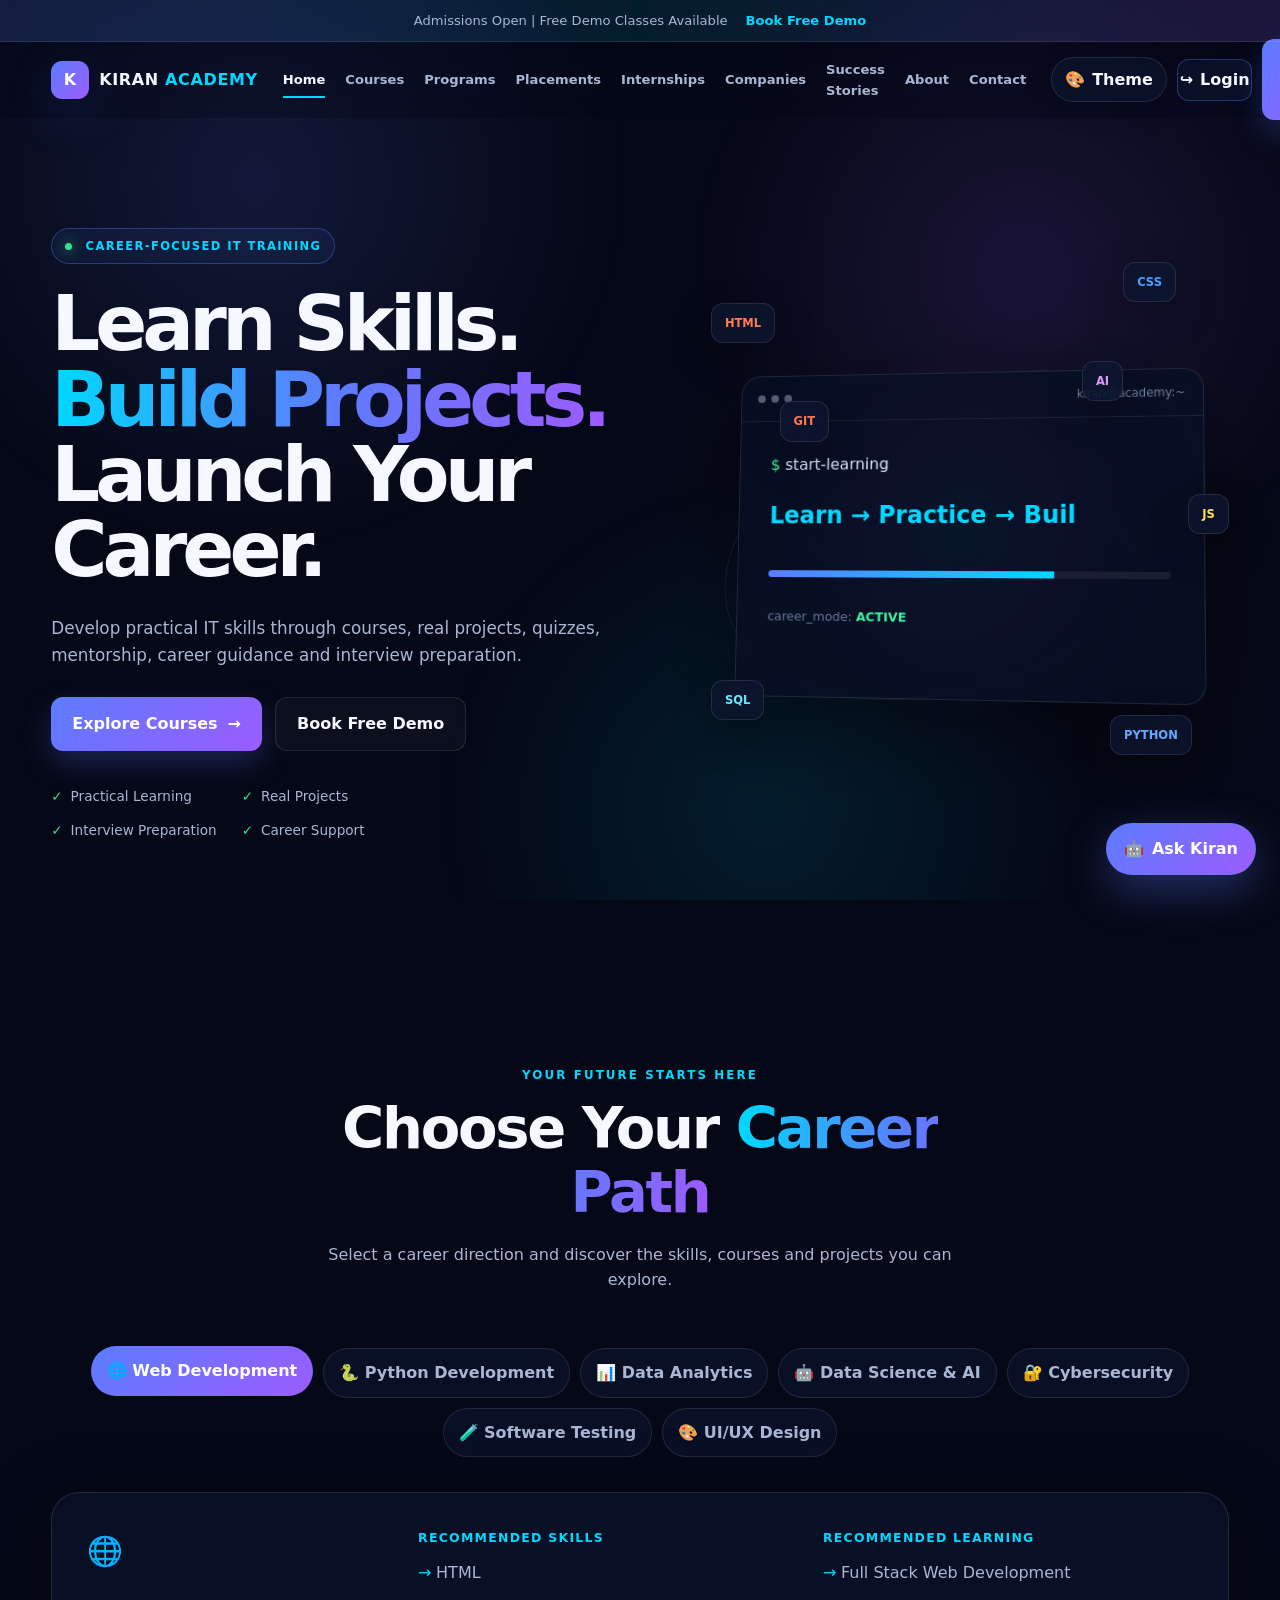
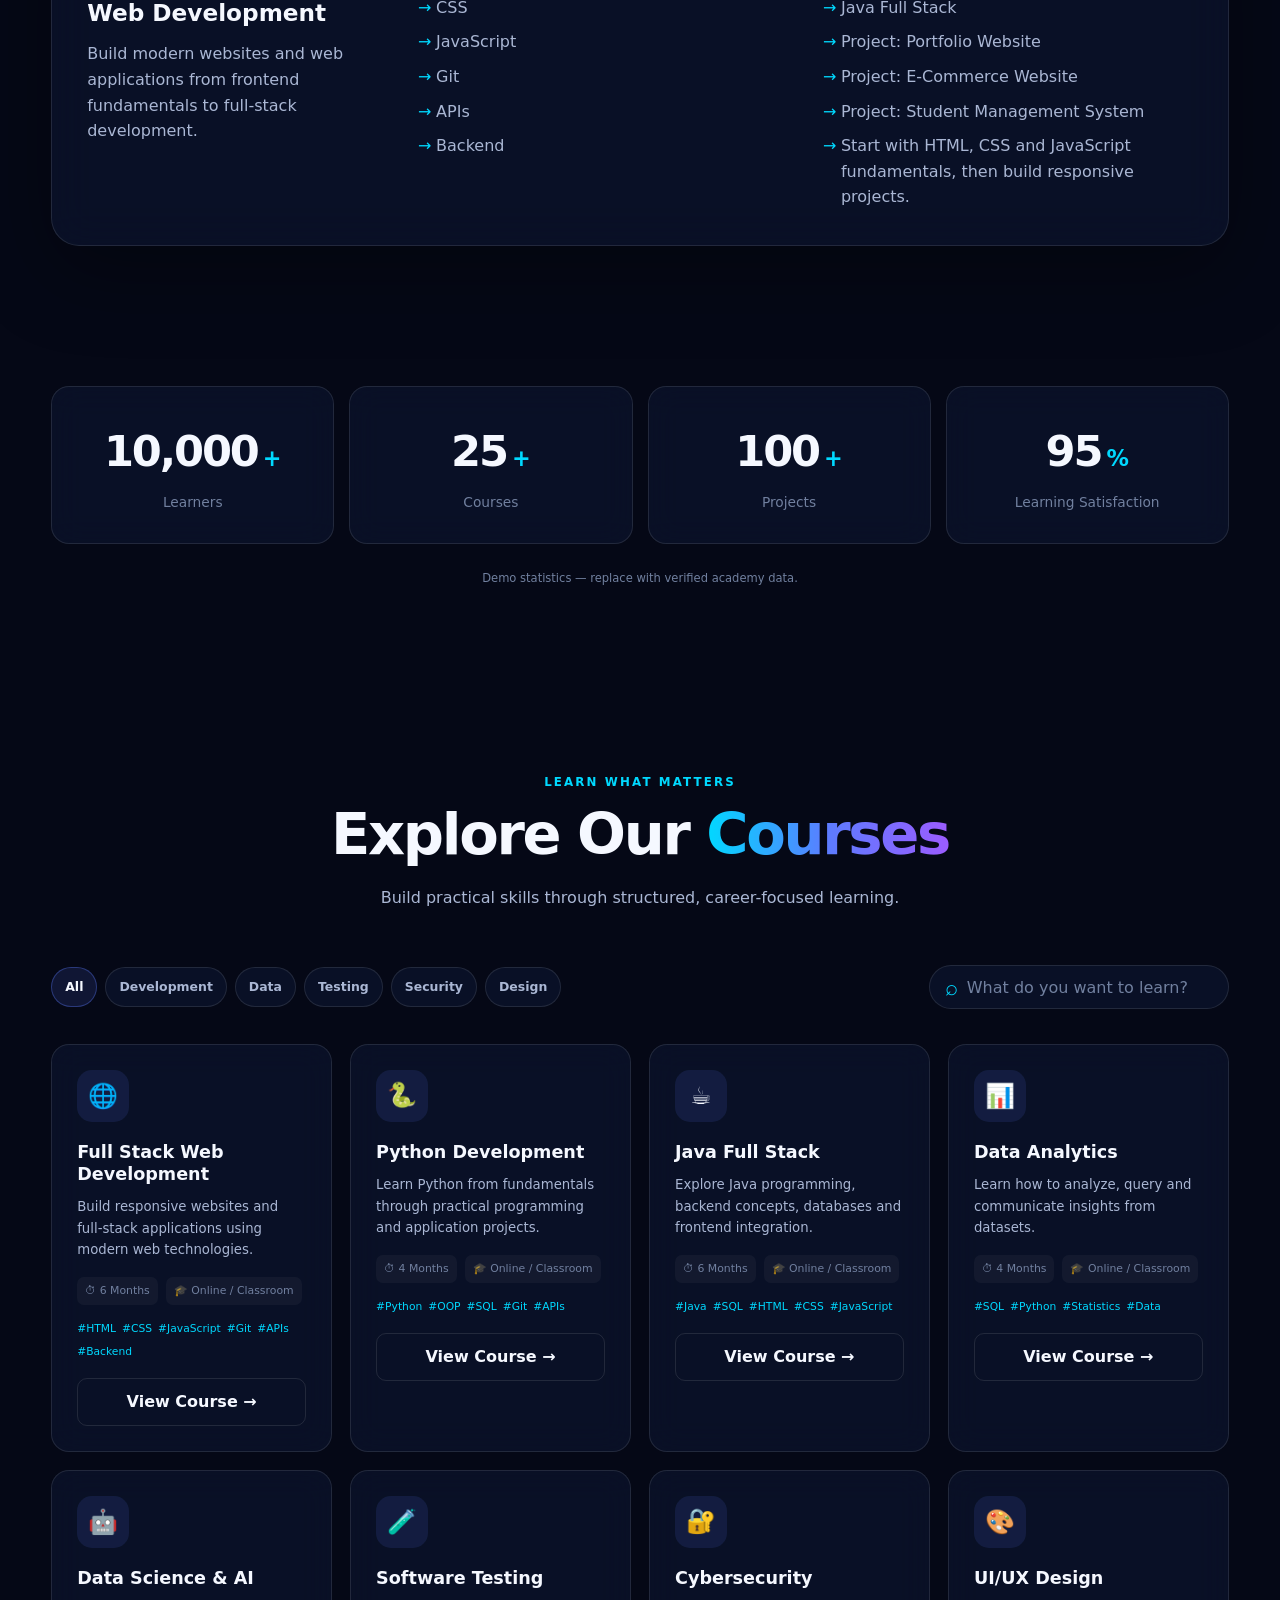
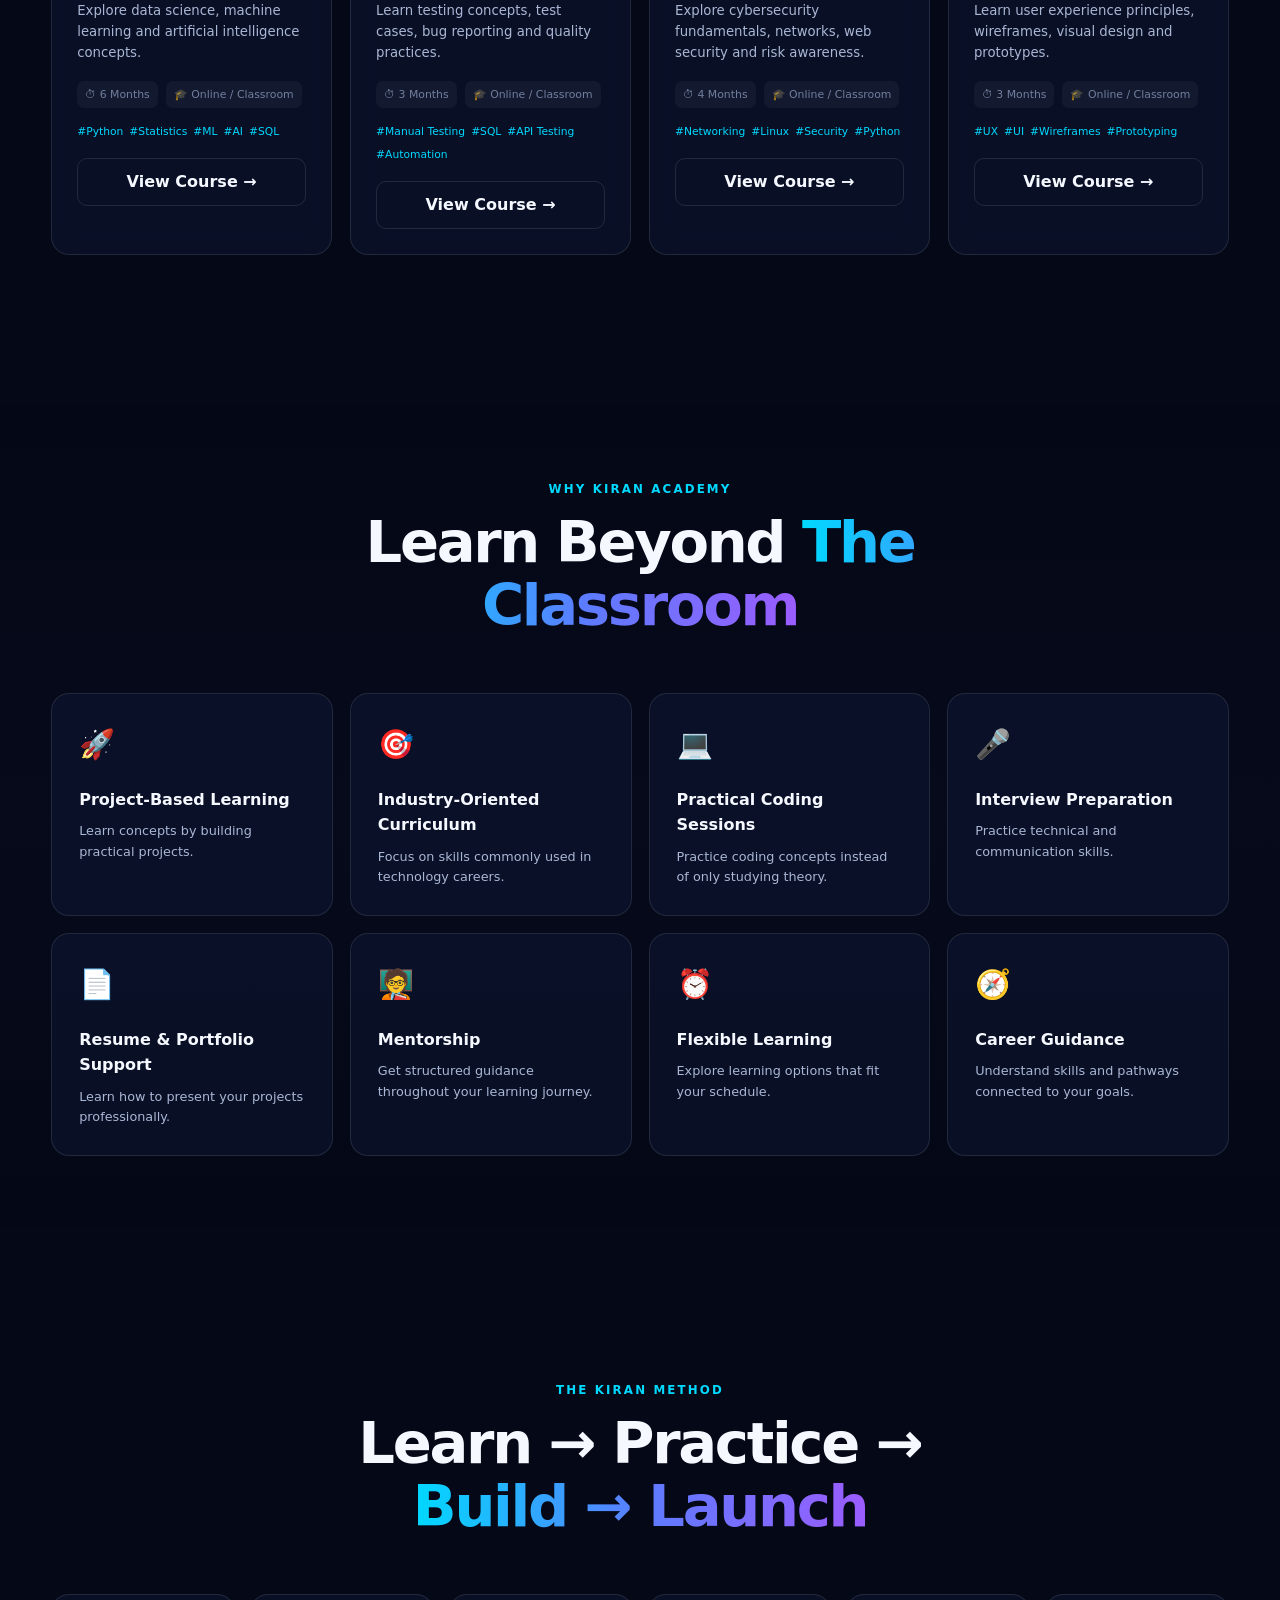
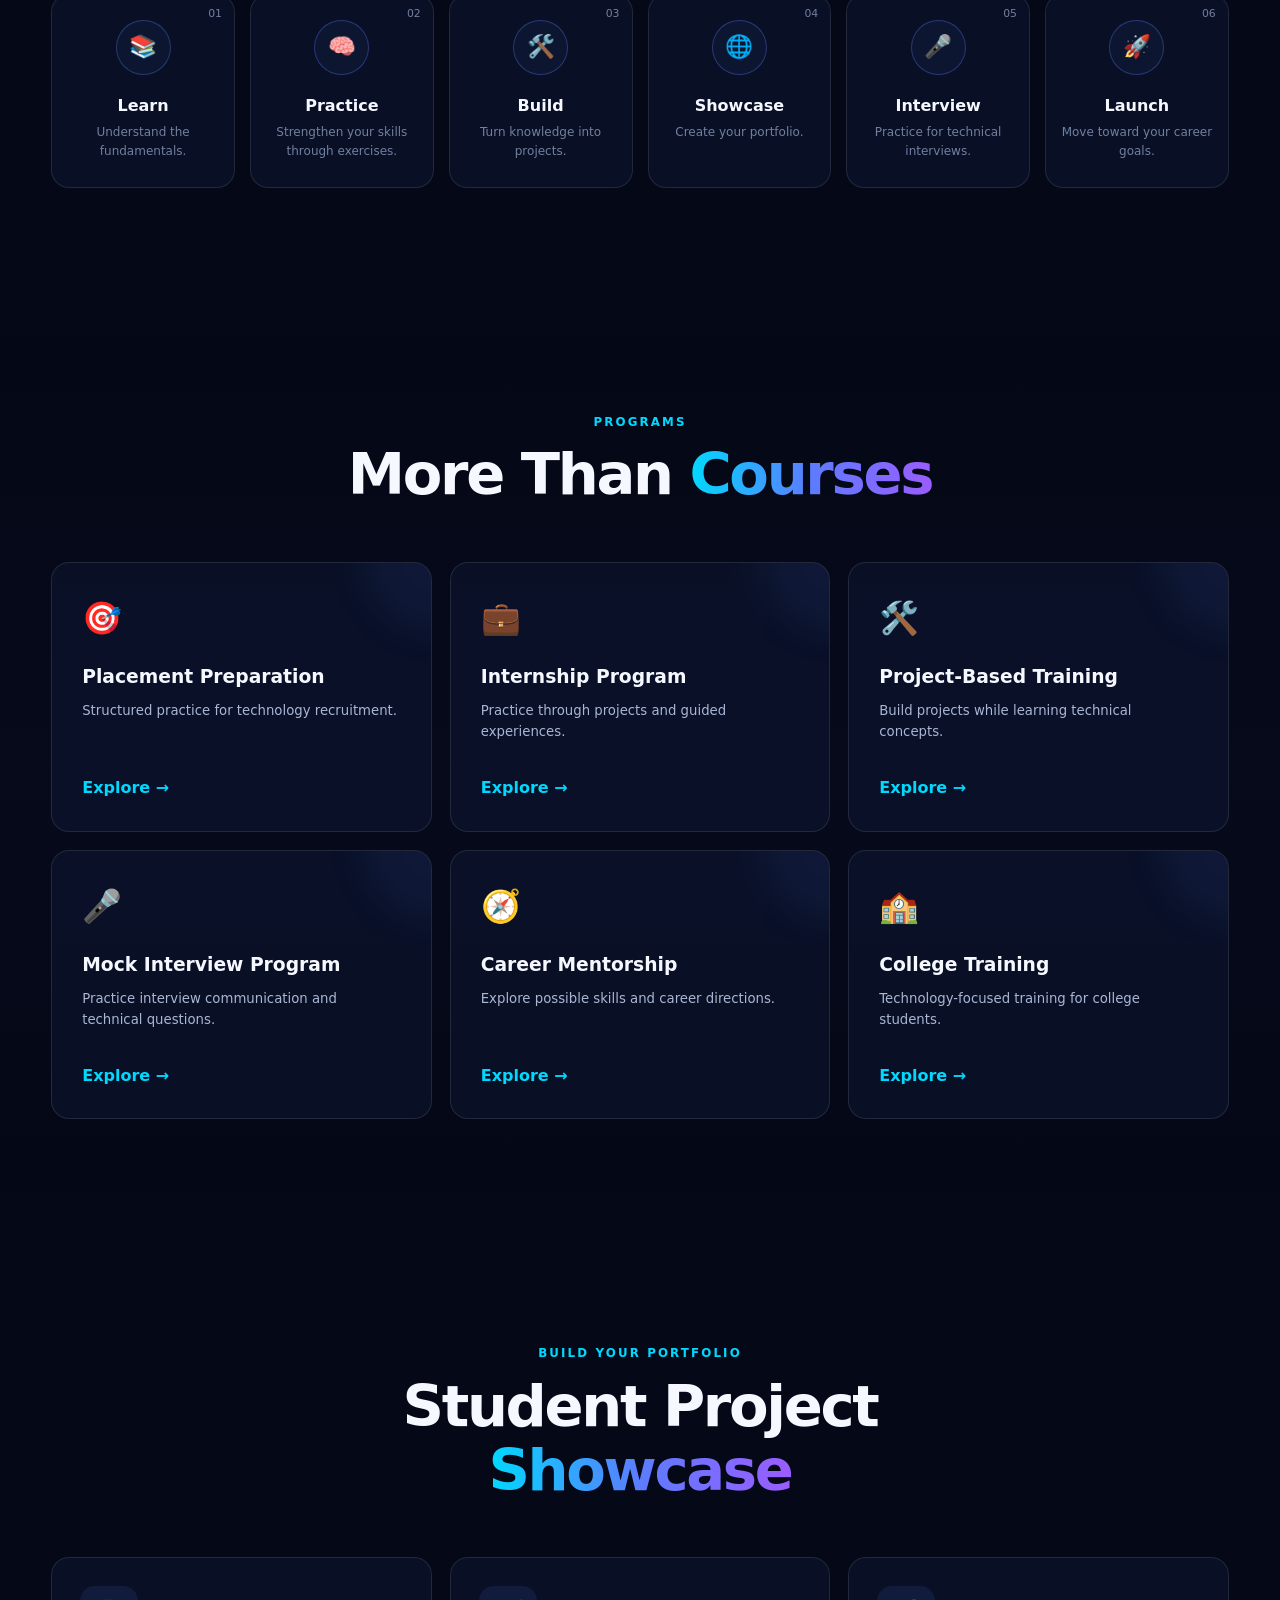
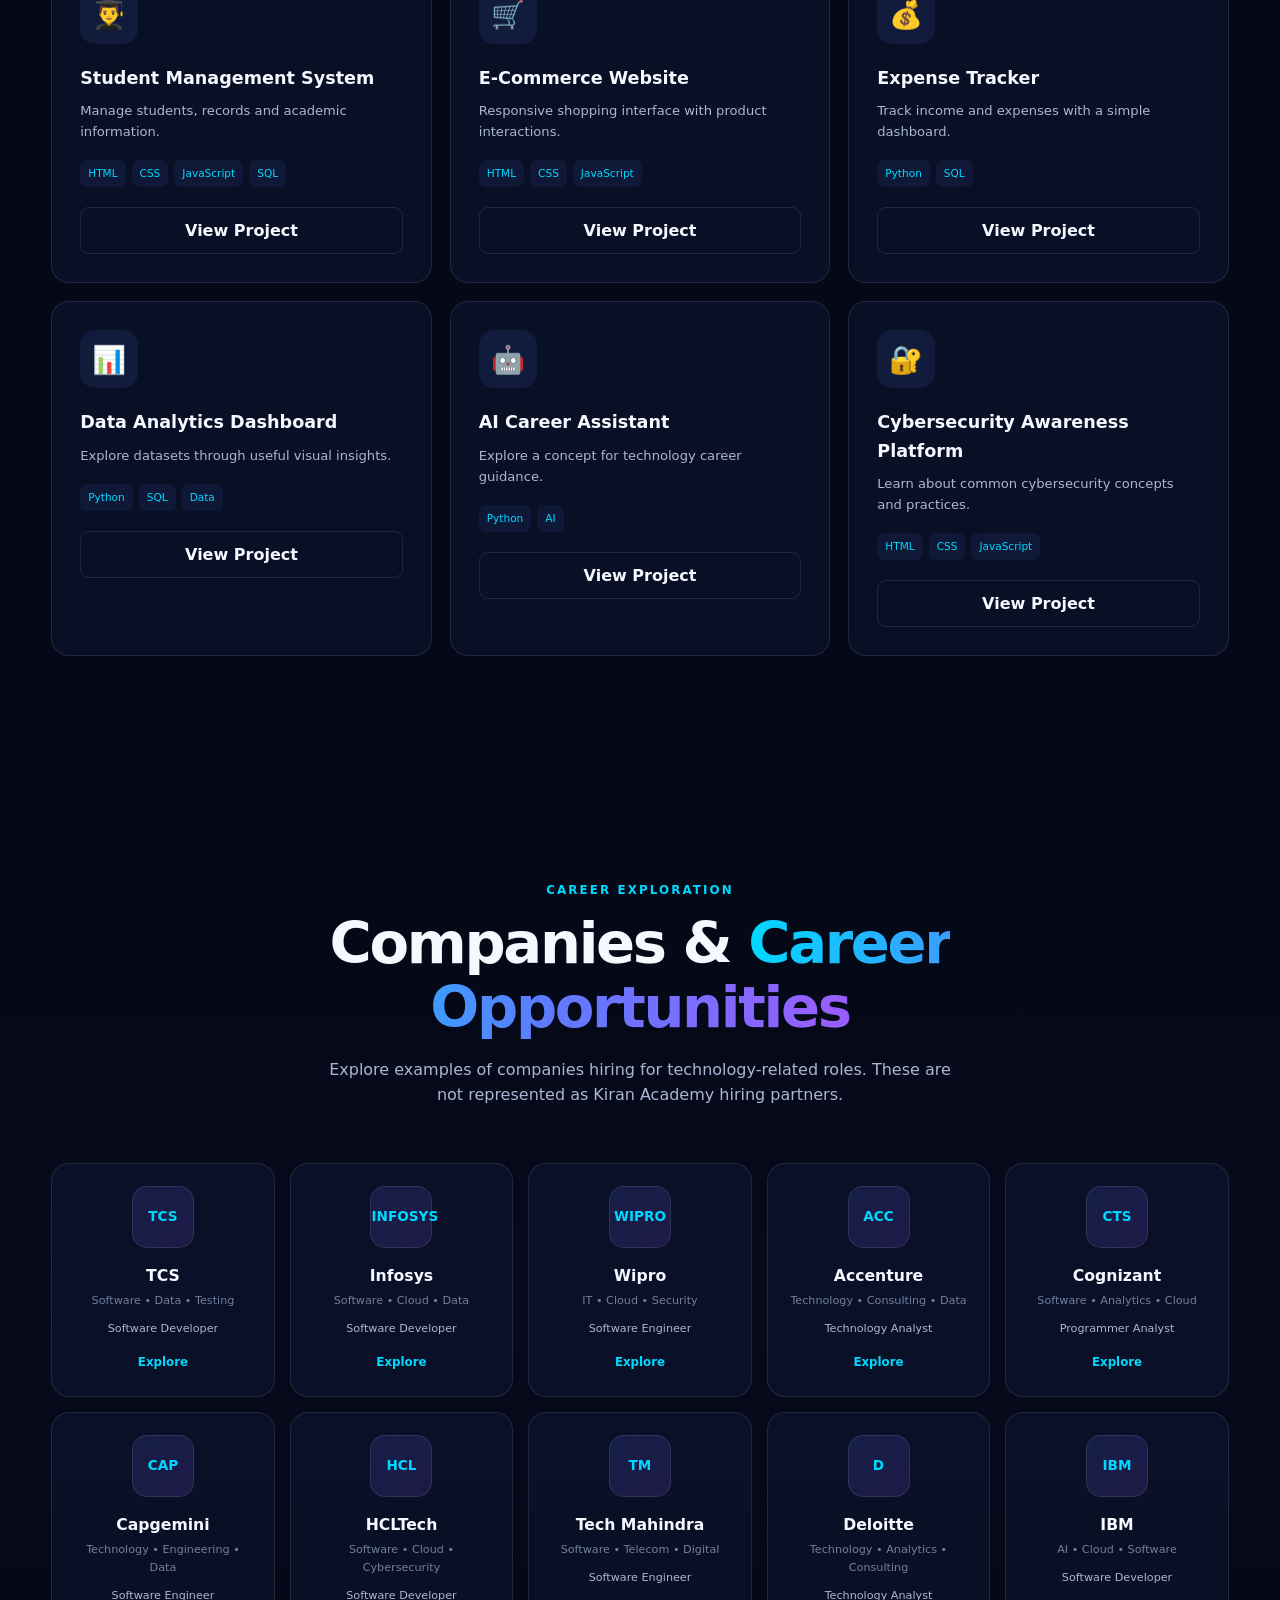
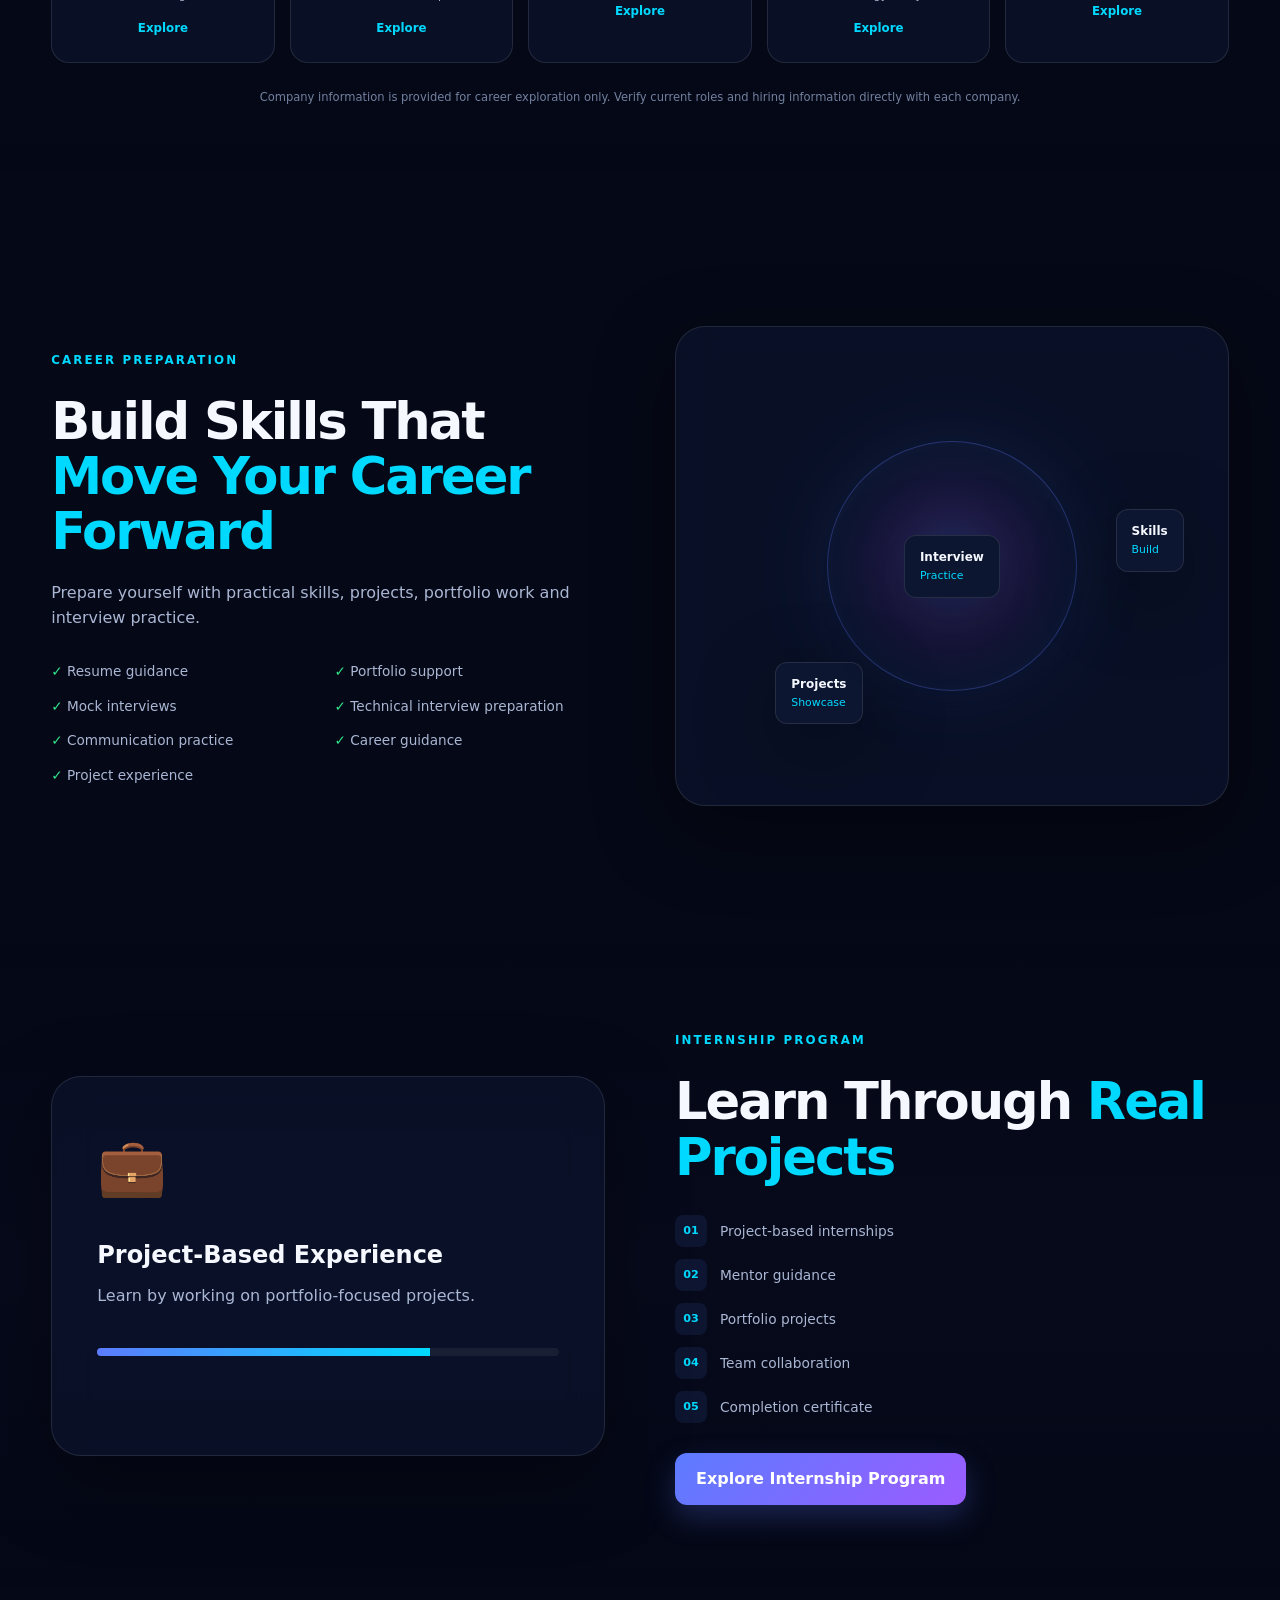
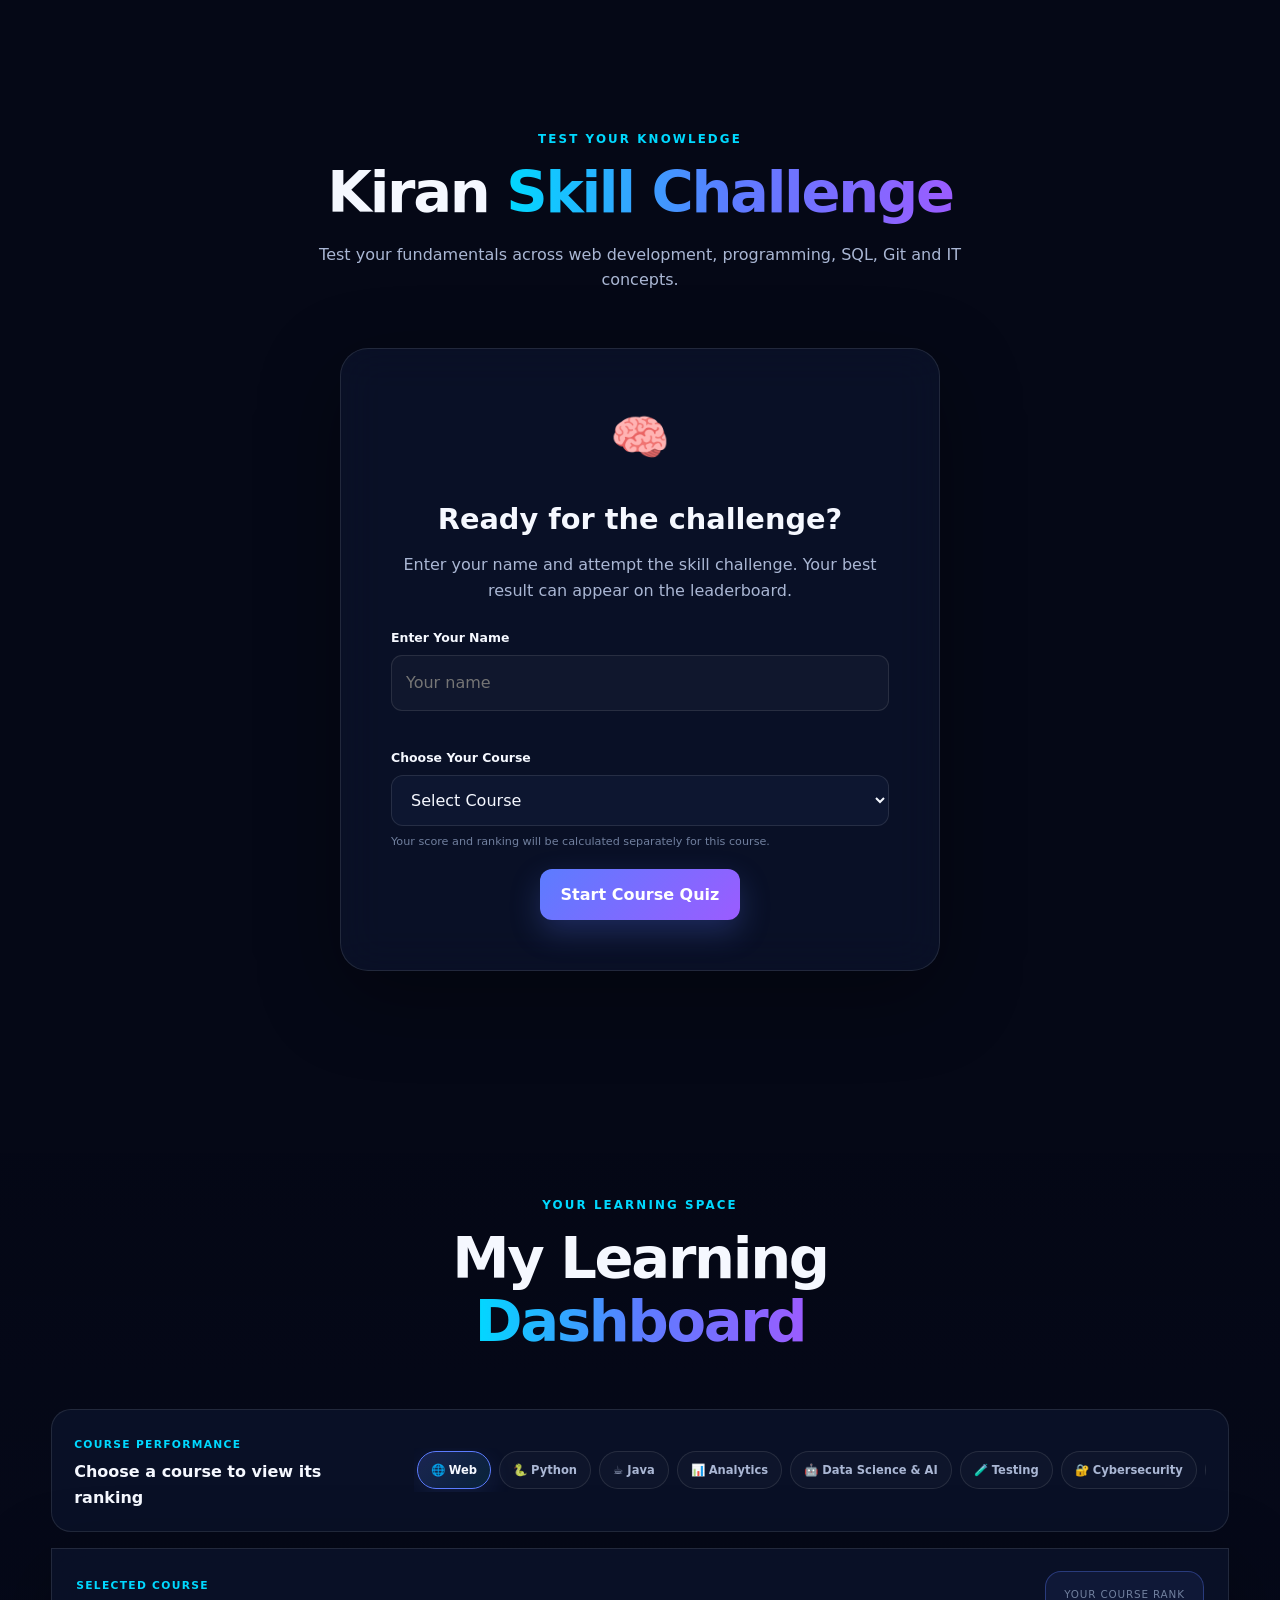
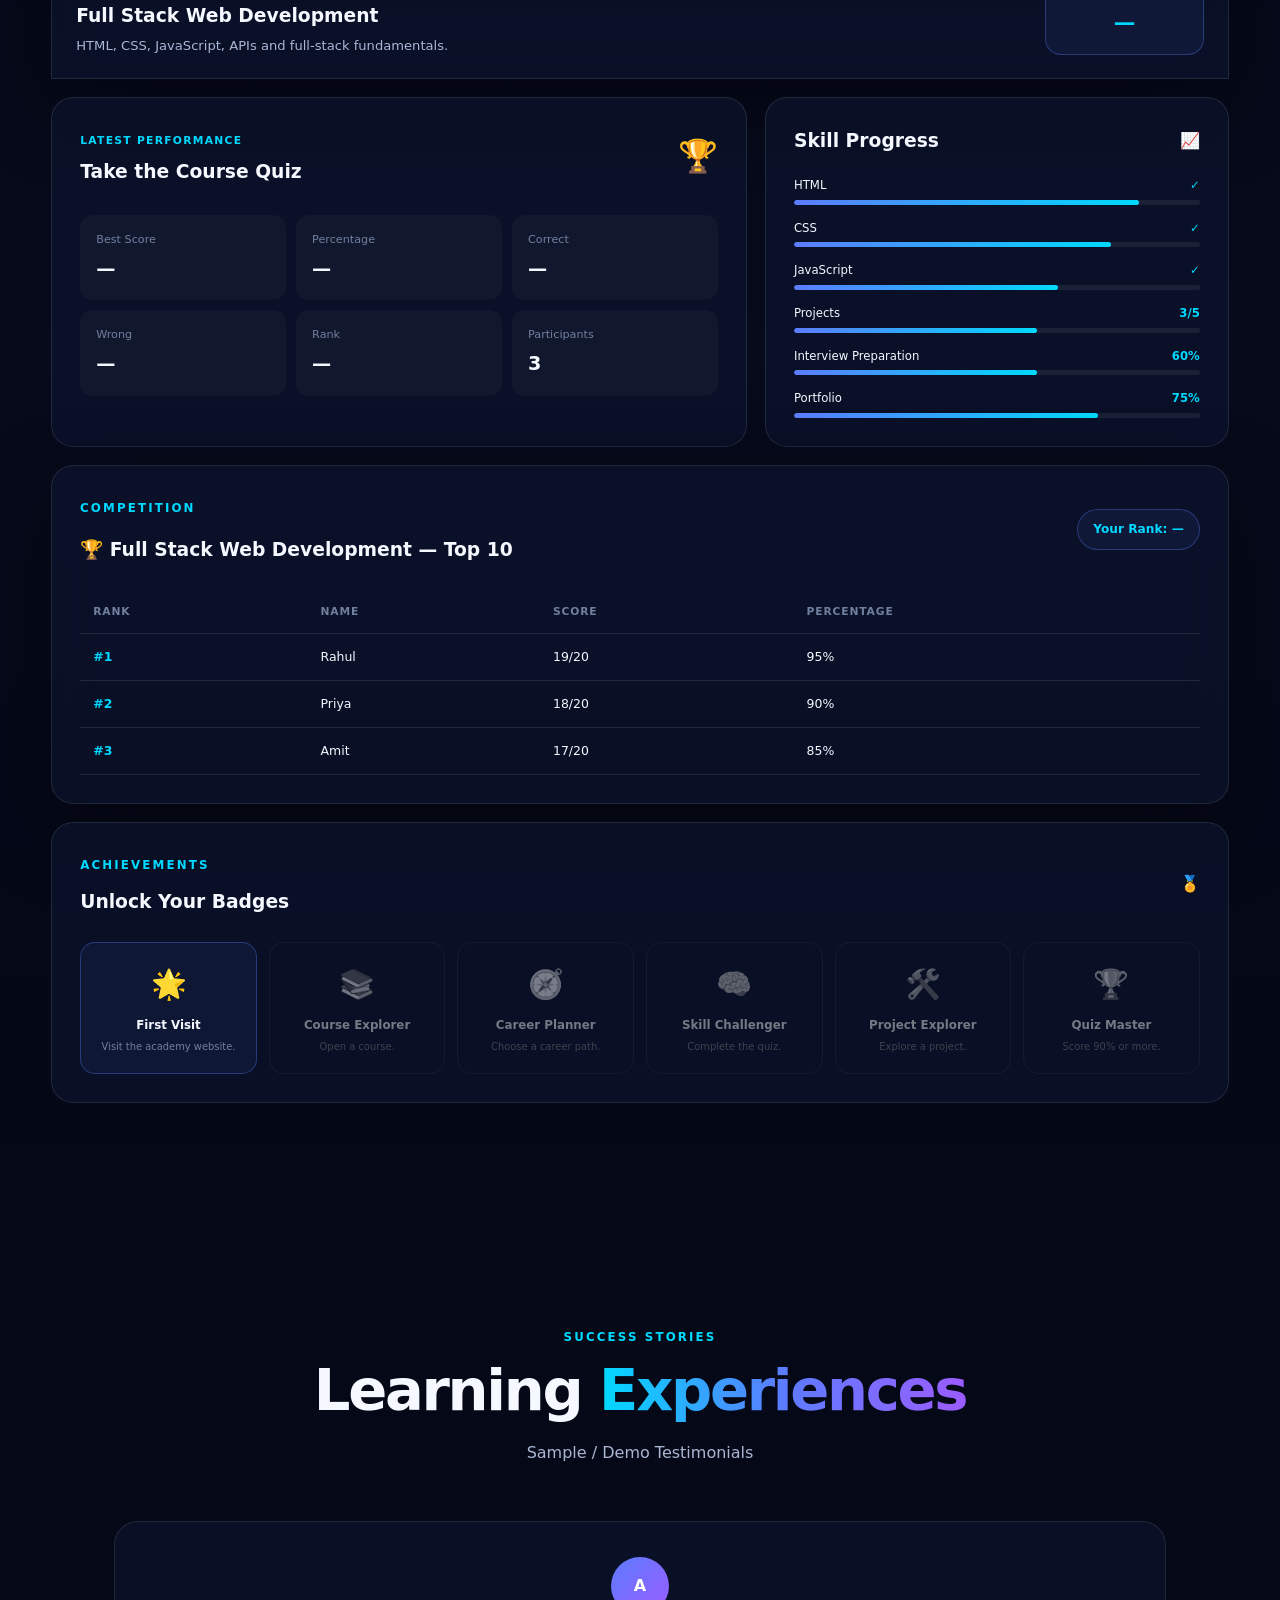
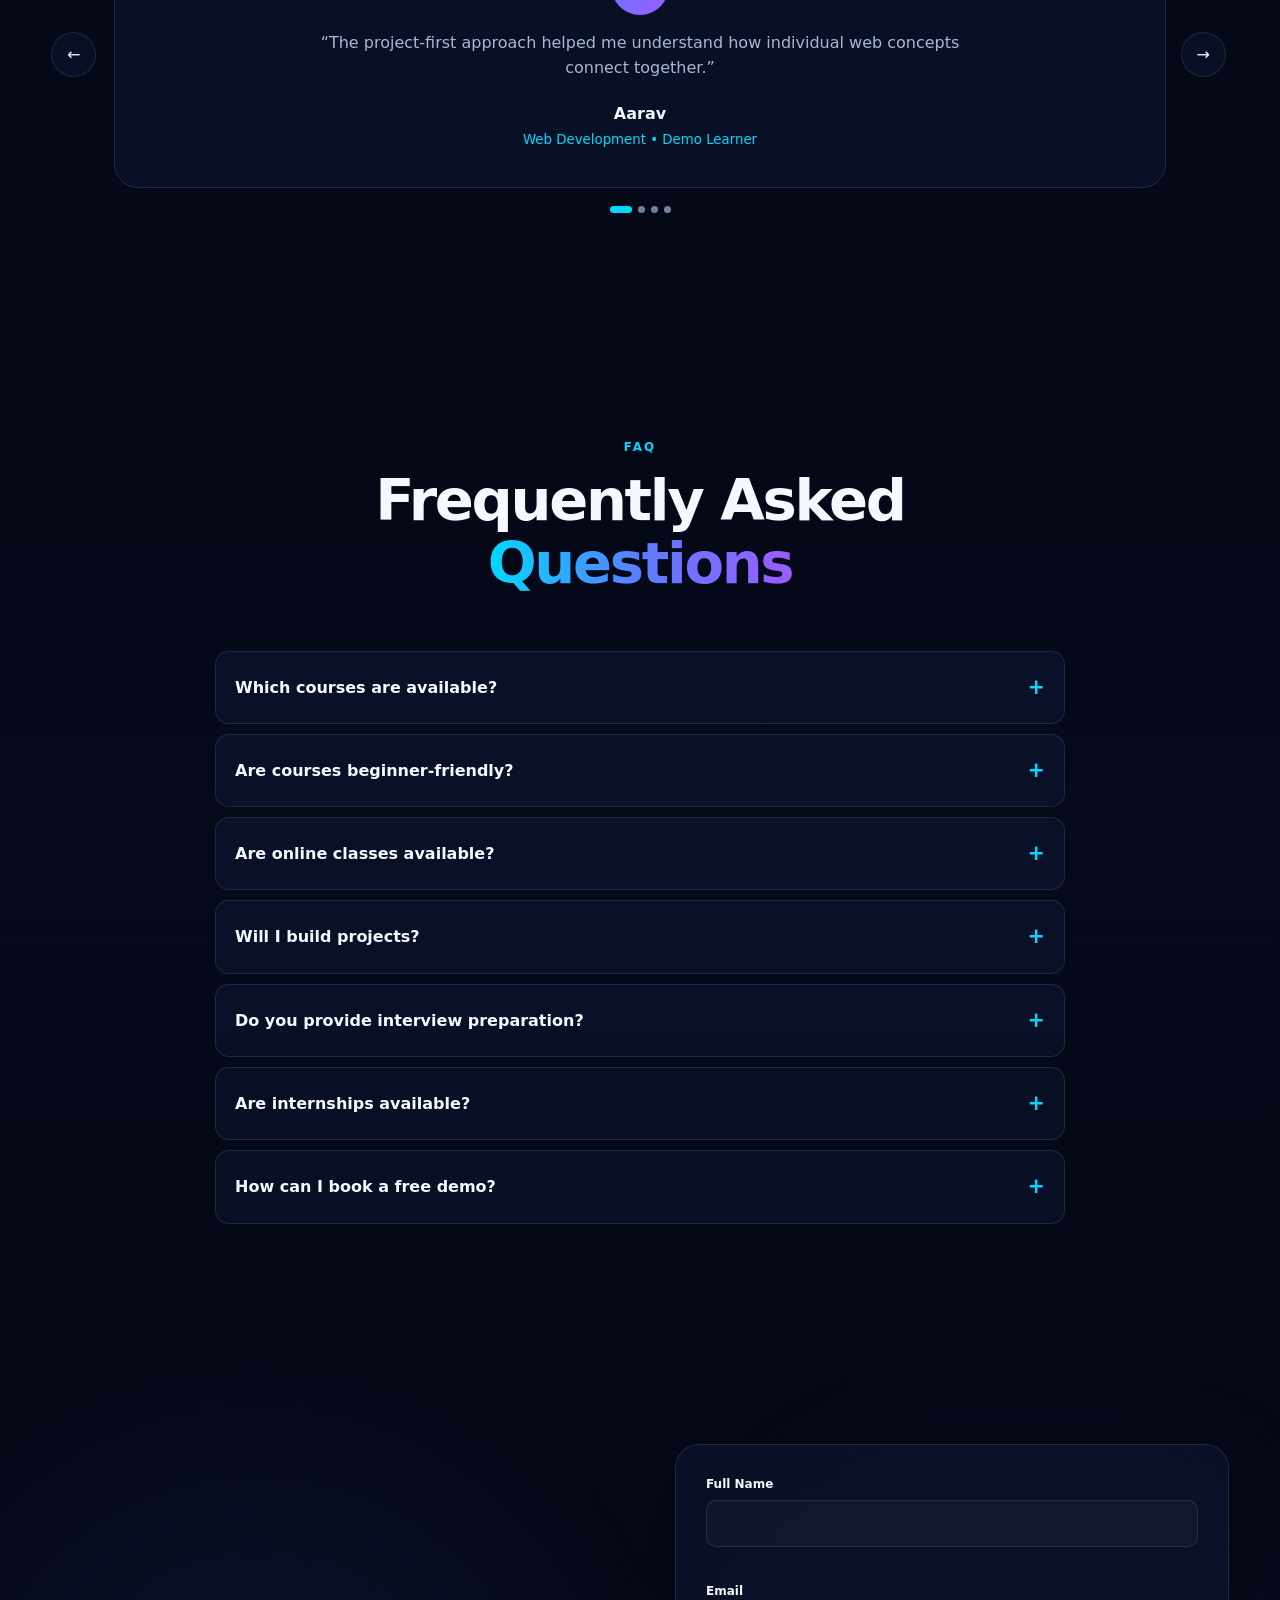
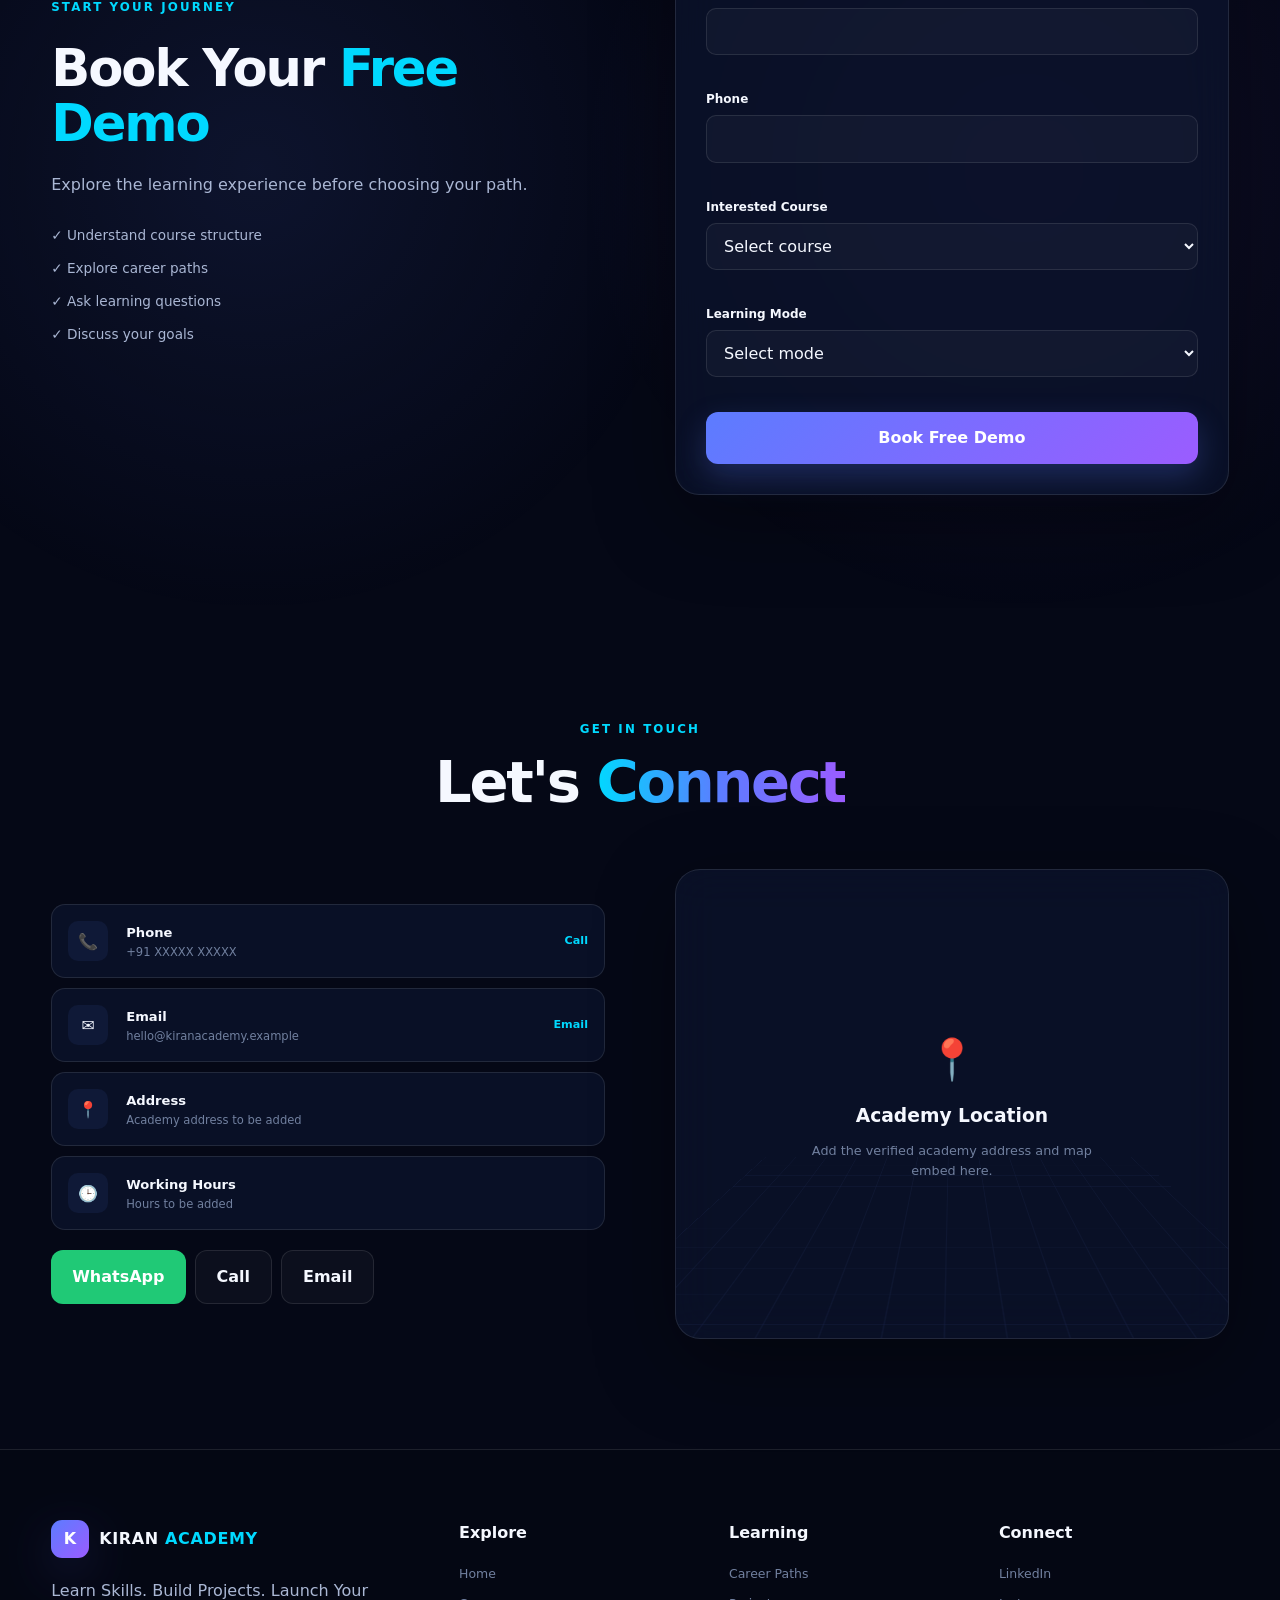
<file: home_page.html>
<!DOCTYPE html>
<html lang="en">
<head>
    <meta charset="UTF-8">
    <meta name="viewport" content="width=device-width, initial-scale=1.0">
    <meta name="description" content="Kiran Academy - Learn Skills. Build Projects. Launch Your Career.">
    <title>Kiran Academy | IT Education & Career Training</title>
    <link rel="stylesheet" href="style_k_a.css">
</head>

<body class="theme-dark">

    <!-- Background -->
    <div id="background-effects" class="background-effects" aria-hidden="true"></div>

    <!-- Scroll Progress -->
    <div class="scroll-progress">
        <span id="scroll-progress-bar"></span>
    </div>

    <!-- Preloader -->
    <div id="preloader" class="preloader">
        <div class="loader-content">
            <div class="loader-logo">KIRAN <span>ACADEMY</span></div>
            <div class="loader-ring"></div>
            <p>Preparing your learning journey...</p>
        </div>
    </div>

    <!-- Announcement -->
    <div class="announcement-bar">
        <span>Admissions Open | Free Demo Classes Available</span>
        <button class="announcement-btn" data-scroll="#demo">
            Book Free Demo
        </button>
    </div>

    <!-- Navbar -->
    <header id="navbar" class="navbar">
        <div class="container nav-container">

            <a href="#home" class="logo">
                <span class="logo-mark">K</span>
                <span>KIRAN <b>ACADEMY</b></span>
            </a>

            <nav id="main-nav" class="nav-links" aria-label="Main navigation">
                <a href="#home" class="nav-link active">Home</a>
                <a href="#courses" class="nav-link">Courses</a>
                <a href="#programs" class="nav-link">Programs</a>
                <a href="#placements" class="nav-link">Placements</a>
                <a href="#internships" class="nav-link">Internships</a>
                <a href="#companies" class="nav-link">Companies</a>
                <a href="#stories" class="nav-link">Success Stories</a>
                <a href="#about" class="nav-link">About</a>
                <a href="#contact" class="nav-link">Contact</a>
            </nav>

            <div class="nav-actions">
                <button
                    id="theme-btn"
                    class="header-theme-btn"
                    aria-label="Open theme settings"
                    aria-expanded="false">
                    🎨 <span>Theme</span>
                </button>

                <a href="student-login.html" class="btn btn-login-header">
                    <span>↪</span> Login
                </a>

                <button class="btn btn-primary nav-demo" data-scroll="#demo">
                    Book Free Demo
                </button>

                <button
                    id="mobile-menu-btn"
                    class="mobile-menu-btn"
                    aria-label="Open navigation menu"
                    aria-expanded="false"
                    aria-controls="main-nav">
                    <span></span>
                    <span></span>
                    <span></span>
                </button>
            </div>

        </div>
    </header>

    <main>

        <!-- Hero -->
        <section id="home" class="hero section">
            <div class="container hero-grid">

                <div class="hero-content reveal">
                    <div class="hero-badge">
                        <span class="pulse-dot"></span>
                        CAREER-FOCUSED IT TRAINING
                    </div>

                    <h1>
                        Learn Skills.
                        <span>Build Projects.</span>
                        Launch Your Career.
                    </h1>

                    <p class="hero-text">
                        Develop practical IT skills through courses, real projects,
                        quizzes, mentorship, career guidance and interview preparation.
                    </p>

                    <div class="hero-buttons">
                        <button class="btn btn-primary" data-scroll="#courses">
                            Explore Courses
                            <span>→</span>
                        </button>

                        <button class="btn btn-outline" data-scroll="#demo">
                            Book Free Demo
                        </button>
                    </div>

                    <div class="trust-grid">
                        <div class="trust-item">
                            <span>✓</span>
                            <p>Practical Learning</p>
                        </div>

                        <div class="trust-item">
                            <span>✓</span>
                            <p>Real Projects</p>
                        </div>

                        <div class="trust-item">
                            <span>✓</span>
                            <p>Interview Preparation</p>
                        </div>

                        <div class="trust-item">
                            <span>✓</span>
                            <p>Career Support</p>
                        </div>
                    </div>
                </div>

                <!-- Hero Visual -->
                <div id="hero-visual" class="hero-visual reveal">

                    <div class="hero-glow"></div>

                    <div class="code-card code-card-main">
                        <div class="terminal-top">
                            <div class="terminal-dots">
                                <span></span>
                                <span></span>
                                <span></span>
                            </div>
                            <span>kiran@academy:~</span>
                        </div>

                        <div class="terminal-content">
                            <p><span class="terminal-green">$</span> start-learning</p>
                            <p class="typing-line" id="typing-text">
                                Learn → Practice → Build
                            </p>

                            <div class="terminal-progress">
                                <span></span>
                            </div>

                            <p class="terminal-muted">
                                career_mode: <strong>ACTIVE</strong>
                            </p>
                        </div>
                    </div>

                    <div class="floating-tech tech-html">HTML</div>
                    <div class="floating-tech tech-css">CSS</div>
                    <div class="floating-tech tech-js">JS</div>
                    <div class="floating-tech tech-python">PYTHON</div>
                    <div class="floating-tech tech-sql">SQL</div>
                    <div class="floating-tech tech-git">GIT</div>
                    <div class="floating-tech tech-ai">AI</div>

                    <div class="hero-orbit orbit-one"></div>
                    <div class="hero-orbit orbit-two"></div>

                </div>
            </div>
        </section>

        <!-- Career Paths -->
        <section id="career-paths" class="section career-section">
            <div class="container">

                <div class="section-heading reveal">
                    <span class="section-label">YOUR FUTURE STARTS HERE</span>
                    <h2>Choose Your <span>Career Path</span></h2>
                    <p>
                        Select a career direction and discover the skills,
                        courses and projects you can explore.
                    </p>
                </div>

                <div id="career-tabs" class="career-tabs"></div>

                <div id="career-details" class="career-details glass-card reveal">
                    <!-- JS -->
                </div>

            </div>
        </section>

        <!-- Stats -->
        <section id="stats" class="stats-section">
            <div class="container stats-grid">

                <div class="stat-card reveal">
                    <div class="stat-number" data-count="10000">0</div>
                    <span>+</span>
                    <p>Learners</p>
                </div>

                <div class="stat-card reveal">
                    <div class="stat-number" data-count="25">0</div>
                    <span>+</span>
                    <p>Courses</p>
                </div>

                <div class="stat-card reveal">
                    <div class="stat-number" data-count="100">0</div>
                    <span>+</span>
                    <p>Projects</p>
                </div>

                <div class="stat-card reveal">
                    <div class="stat-number" data-count="95">0</div>
                    <span>%</span>
                    <p>Learning Satisfaction</p>
                </div>

            </div>

            <p class="demo-note">
                Demo statistics — replace with verified academy data.
            </p>
        </section>

        <!-- Courses -->
        <section id="courses" class="section">
            <div class="container">

                <div class="section-heading reveal">
                    <span class="section-label">LEARN WHAT MATTERS</span>
                    <h2>Explore Our <span>Courses</span></h2>
                    <p>
                        Build practical skills through structured,
                        career-focused learning.
                    </p>
                </div>

                <div class="course-toolbar reveal">
                    <div id="course-filters" class="filter-buttons">
                        <button class="filter-btn active" data-filter="all">All</button>
                        <button class="filter-btn" data-filter="development">Development</button>
                        <button class="filter-btn" data-filter="data">Data</button>
                        <button class="filter-btn" data-filter="testing">Testing</button>
                        <button class="filter-btn" data-filter="security">Security</button>
                        <button class="filter-btn" data-filter="design">Design</button>
                    </div>

                    <div class="search-box">
                        <span>⌕</span>
                        <input
                            id="course-search"
                            type="search"
                            placeholder="What do you want to learn?"
                            aria-label="Search courses">
                    </div>
                </div>

                <div id="courses-grid" class="courses-grid"></div>

                <div id="no-courses" class="empty-state hidden">
                    No courses found.
                </div>

            </div>
        </section>

        <!-- Why Choose -->
        <section id="about" class="section section-alt">
            <div class="container">

                <div class="section-heading reveal">
                    <span class="section-label">WHY KIRAN ACADEMY</span>
                    <h2>Learn Beyond <span>The Classroom</span></h2>
                </div>

                <div class="feature-grid">

                    <article class="feature-card reveal">
                        <div class="feature-icon">🚀</div>
                        <h3>Project-Based Learning</h3>
                        <p>Learn concepts by building practical projects.</p>
                    </article>

                    <article class="feature-card reveal">
                        <div class="feature-icon">🎯</div>
                        <h3>Industry-Oriented Curriculum</h3>
                        <p>Focus on skills commonly used in technology careers.</p>
                    </article>

                    <article class="feature-card reveal">
                        <div class="feature-icon">💻</div>
                        <h3>Practical Coding Sessions</h3>
                        <p>Practice coding concepts instead of only studying theory.</p>
                    </article>

                    <article class="feature-card reveal">
                        <div class="feature-icon">🎤</div>
                        <h3>Interview Preparation</h3>
                        <p>Practice technical and communication skills.</p>
                    </article>

                    <article class="feature-card reveal">
                        <div class="feature-icon">📄</div>
                        <h3>Resume & Portfolio Support</h3>
                        <p>Learn how to present your projects professionally.</p>
                    </article>

                    <article class="feature-card reveal">
                        <div class="feature-icon">🧑‍🏫</div>
                        <h3>Mentorship</h3>
                        <p>Get structured guidance throughout your learning journey.</p>
                    </article>

                    <article class="feature-card reveal">
                        <div class="feature-icon">⏰</div>
                        <h3>Flexible Learning</h3>
                        <p>Explore learning options that fit your schedule.</p>
                    </article>

                    <article class="feature-card reveal">
                        <div class="feature-icon">🧭</div>
                        <h3>Career Guidance</h3>
                        <p>Understand skills and pathways connected to your goals.</p>
                    </article>

                </div>

            </div>
        </section>

        <!-- Storytelling -->
        <section class="section journey-story">
            <div class="container">

                <div class="section-heading reveal">
                    <span class="section-label">THE KIRAN METHOD</span>
                    <h2>Learn → Practice → <span>Build → Launch</span></h2>
                </div>

                <div class="story-line">
                    <div class="story-progress"></div>

                    <article class="story-card reveal">
                        <span>01</span>
                        <div>📚</div>
                        <h3>Learn</h3>
                        <p>Understand the fundamentals.</p>
                    </article>

                    <article class="story-card reveal">
                        <span>02</span>
                        <div>🧠</div>
                        <h3>Practice</h3>
                        <p>Strengthen your skills through exercises.</p>
                    </article>

                    <article class="story-card reveal">
                        <span>03</span>
                        <div>🛠️</div>
                        <h3>Build</h3>
                        <p>Turn knowledge into projects.</p>
                    </article>

                    <article class="story-card reveal">
                        <span>04</span>
                        <div>🌐</div>
                        <h3>Showcase</h3>
                        <p>Create your portfolio.</p>
                    </article>

                    <article class="story-card reveal">
                        <span>05</span>
                        <div>🎤</div>
                        <h3>Interview</h3>
                        <p>Practice for technical interviews.</p>
                    </article>

                    <article class="story-card reveal">
                        <span>06</span>
                        <div>🚀</div>
                        <h3>Launch</h3>
                        <p>Move toward your career goals.</p>
                    </article>
                </div>

            </div>
        </section>

        <!-- Programs -->
        <section id="programs" class="section section-alt">
            <div class="container">

                <div class="section-heading reveal">
                    <span class="section-label">PROGRAMS</span>
                    <h2>More Than <span>Courses</span></h2>
                </div>

                <div class="program-grid">

                    <article class="program-card reveal">
                        <span>🎯</span>
                        <h3>Placement Preparation</h3>
                        <p>Structured practice for technology recruitment.</p>
                        <button data-scroll="#quiz">Explore →</button>
                    </article>

                    <article class="program-card reveal">
                        <span>💼</span>
                        <h3>Internship Program</h3>
                        <p>Practice through projects and guided experiences.</p>
                        <button data-scroll="#internships">Explore →</button>
                    </article>

                    <article class="program-card reveal">
                        <span>🛠️</span>
                        <h3>Project-Based Training</h3>
                        <p>Build projects while learning technical concepts.</p>
                        <button data-scroll="#projects">Explore →</button>
                    </article>

                    <article class="program-card reveal">
                        <span>🎤</span>
                        <h3>Mock Interview Program</h3>
                        <p>Practice interview communication and technical questions.</p>
                        <button data-scroll="#placements">Explore →</button>
                    </article>

                    <article class="program-card reveal">
                        <span>🧭</span>
                        <h3>Career Mentorship</h3>
                        <p>Explore possible skills and career directions.</p>
                        <button data-scroll="#career-paths">Explore →</button>
                    </article>

                    <article class="program-card reveal">
                        <span>🏫</span>
                        <h3>College Training</h3>
                        <p>Technology-focused training for college students.</p>
                        <button data-scroll="#contact">Explore →</button>
                    </article>

                </div>

            </div>
        </section>

        <!-- Projects -->
        <section id="projects" class="section">
            <div class="container">

                <div class="section-heading reveal">
                    <span class="section-label">BUILD YOUR PORTFOLIO</span>
                    <h2>Student Project <span>Showcase</span></h2>
                </div>

                <div class="project-grid">

                    <article class="project-card reveal">
                        <div class="project-icon">👨‍🎓</div>
                        <h3>Student Management System</h3>
                        <p>Manage students, records and academic information.</p>
                        <div class="tags">
                            <span>HTML</span>
                            <span>CSS</span>
                            <span>JavaScript</span>
                            <span>SQL</span>
                        </div>
                        <button class="project-btn" data-project="Student Management System">
                            View Project
                        </button>
                    </article>

                    <article class="project-card reveal">
                        <div class="project-icon">🛒</div>
                        <h3>E-Commerce Website</h3>
                        <p>Responsive shopping interface with product interactions.</p>
                        <div class="tags">
                            <span>HTML</span>
                            <span>CSS</span>
                            <span>JavaScript</span>
                        </div>
                        <button class="project-btn" data-project="E-Commerce Website">
                            View Project
                        </button>
                    </article>

                    <article class="project-card reveal">
                        <div class="project-icon">💰</div>
                        <h3>Expense Tracker</h3>
                        <p>Track income and expenses with a simple dashboard.</p>
                        <div class="tags">
                            <span>Python</span>
                            <span>SQL</span>
                        </div>
                        <button class="project-btn" data-project="Expense Tracker">
                            View Project
                        </button>
                    </article>

                    <article class="project-card reveal">
                        <div class="project-icon">📊</div>
                        <h3>Data Analytics Dashboard</h3>
                        <p>Explore datasets through useful visual insights.</p>
                        <div class="tags">
                            <span>Python</span>
                            <span>SQL</span>
                            <span>Data</span>
                        </div>
                        <button class="project-btn" data-project="Data Analytics Dashboard">
                            View Project
                        </button>
                    </article>

                    <article class="project-card reveal">
                        <div class="project-icon">🤖</div>
                        <h3>AI Career Assistant</h3>
                        <p>Explore a concept for technology career guidance.</p>
                        <div class="tags">
                            <span>Python</span>
                            <span>AI</span>
                        </div>
                        <button class="project-btn" data-project="AI Career Assistant">
                            View Project
                        </button>
                    </article>

                    <article class="project-card reveal">
                        <div class="project-icon">🔐</div>
                        <h3>Cybersecurity Awareness Platform</h3>
                        <p>Learn about common cybersecurity concepts and practices.</p>
                        <div class="tags">
                            <span>HTML</span>
                            <span>CSS</span>
                            <span>JavaScript</span>
                        </div>
                        <button class="project-btn" data-project="Cybersecurity Awareness Platform">
                            View Project
                        </button>
                    </article>

                </div>

            </div>
        </section>

        <!-- Companies -->
        <section id="companies" class="section section-alt">
            <div class="container">

                <div class="section-heading reveal">
                    <span class="section-label">CAREER EXPLORATION</span>
                    <h2>Companies & <span>Career Opportunities</span></h2>
                    <p>
                        Explore examples of companies hiring for technology-related
                        roles. These are not represented as Kiran Academy hiring partners.
                    </p>
                </div>

                <div class="company-grid">

                    <article class="company-card reveal">
                        <div class="company-logo">TCS</div>
                        <h3>TCS</h3>
                        <p>Software • Data • Testing</p>
                        <span>Software Developer</span>
                        <button data-company="TCS">Explore</button>
                    </article>

                    <article class="company-card reveal">
                        <div class="company-logo">INFOSYS</div>
                        <h3>Infosys</h3>
                        <p>Software • Cloud • Data</p>
                        <span>Software Developer</span>
                        <button data-company="Infosys">Explore</button>
                    </article>

                    <article class="company-card reveal">
                        <div class="company-logo">WIPRO</div>
                        <h3>Wipro</h3>
                        <p>IT • Cloud • Security</p>
                        <span>Software Engineer</span>
                        <button data-company="Wipro">Explore</button>
                    </article>

                    <article class="company-card reveal">
                        <div class="company-logo">ACC</div>
                        <h3>Accenture</h3>
                        <p>Technology • Consulting • Data</p>
                        <span>Technology Analyst</span>
                        <button data-company="Accenture">Explore</button>
                    </article>

                    <article class="company-card reveal">
                        <div class="company-logo">CTS</div>
                        <h3>Cognizant</h3>
                        <p>Software • Analytics • Cloud</p>
                        <span>Programmer Analyst</span>
                        <button data-company="Cognizant">Explore</button>
                    </article>

                    <article class="company-card reveal">
                        <div class="company-logo">CAP</div>
                        <h3>Capgemini</h3>
                        <p>Technology • Engineering • Data</p>
                        <span>Software Engineer</span>
                        <button data-company="Capgemini">Explore</button>
                    </article>

                    <article class="company-card reveal">
                        <div class="company-logo">HCL</div>
                        <h3>HCLTech</h3>
                        <p>Software • Cloud • Cybersecurity</p>
                        <span>Software Developer</span>
                        <button data-company="HCLTech">Explore</button>
                    </article>

                    <article class="company-card reveal">
                        <div class="company-logo">TM</div>
                        <h3>Tech Mahindra</h3>
                        <p>Software • Telecom • Digital</p>
                        <span>Software Engineer</span>
                        <button data-company="Tech Mahindra">Explore</button>
                    </article>

                    <article class="company-card reveal">
                        <div class="company-logo">D</div>
                        <h3>Deloitte</h3>
                        <p>Technology • Analytics • Consulting</p>
                        <span>Technology Analyst</span>
                        <button data-company="Deloitte">Explore</button>
                    </article>

                    <article class="company-card reveal">
                        <div class="company-logo">IBM</div>
                        <h3>IBM</h3>
                        <p>AI • Cloud • Software</p>
                        <span>Software Developer</span>
                        <button data-company="IBM">Explore</button>
                    </article>

                </div>

                <p class="demo-note">
                    Company information is provided for career exploration only.
                    Verify current roles and hiring information directly with each company.
                </p>

            </div>
        </section>

        <!-- Placement -->
        <section id="placements" class="section placement-section">
            <div class="container placement-grid">

                <div class="placement-content reveal">
                    <span class="section-label">CAREER PREPARATION</span>
                    <h2>Build Skills That <span>Move Your Career Forward</span></h2>
                    <p>
                        Prepare yourself with practical skills, projects,
                        portfolio work and interview practice.
                    </p>

                    <div class="placement-list">
                        <div>✓ Resume guidance</div>
                        <div>✓ Portfolio support</div>
                        <div>✓ Mock interviews</div>
                        <div>✓ Technical interview preparation</div>
                        <div>✓ Communication practice</div>
                        <div>✓ Career guidance</div>
                        <div>✓ Project experience</div>
                    </div>
                </div>

                <div class="placement-visual glass-card reveal">
                    <div class="career-circle">
                        <span>CAREER<br>READY</span>
                    </div>
                    <div class="mini-stat">
                        <strong>Skills</strong>
                        <span>Build</span>
                    </div>
                    <div class="mini-stat">
                        <strong>Projects</strong>
                        <span>Showcase</span>
                    </div>
                    <div class="mini-stat">
                        <strong>Interview</strong>
                        <span>Practice</span>
                    </div>
                </div>

            </div>
        </section>

        <!-- Internship -->
        <section id="internships" class="section section-alt">
            <div class="container internship-grid">

                <div class="internship-visual reveal">
                    <div class="internship-card glass-card">
                        <span class="big-icon">💼</span>
                        <h3>Project-Based Experience</h3>
                        <p>Learn by working on portfolio-focused projects.</p>

                        <div class="internship-progress">
                            <span></span>
                        </div>
                    </div>
                </div>

                <div class="internship-content reveal">
                    <span class="section-label">INTERNSHIP PROGRAM</span>
                    <h2>Learn Through <span>Real Projects</span></h2>

                    <div class="internship-list">
                        <div>
                            <span>01</span>
                            <p>Project-based internships</p>
                        </div>

                        <div>
                            <span>02</span>
                            <p>Mentor guidance</p>
                        </div>

                        <div>
                            <span>03</span>
                            <p>Portfolio projects</p>
                        </div>

                        <div>
                            <span>04</span>
                            <p>Team collaboration</p>
                        </div>

                        <div>
                            <span>05</span>
                            <p>Completion certificate</p>
                        </div>
                    </div>

                    <button class="btn btn-primary" data-scroll="#demo">
                        Explore Internship Program
                    </button>
                </div>

            </div>
        </section>

        <!-- Quiz -->
        <section id="quiz" class="section quiz-section">
            <div class="container">

                <div class="section-heading reveal">
                    <span class="section-label">TEST YOUR KNOWLEDGE</span>
                    <h2>Kiran <span>Skill Challenge</span></h2>
                    <p>
                        Test your fundamentals across web development,
                        programming, SQL, Git and IT concepts.
                    </p>
                </div>

                <div id="quiz-start" class="quiz-start glass-card reveal">

                    <div class="quiz-icon">🧠</div>

                    <h3>Ready for the challenge?</h3>

                    <p>
                        Enter your name and attempt the skill challenge.
                        Your best result can appear on the leaderboard.
                    </p>

                    <label for="quiz-name">Enter Your Name</label>

                    <input
                        id="quiz-name"
                        type="text"
                        maxlength="40"
                        placeholder="Your name">

                    <small id="quiz-name-error" class="form-error"></small>

                    <label for="quiz-course">Choose Your Course</label>

                    <select id="quiz-course" class="quiz-course-select">
                        <option value="" selected disabled>Select Course</option>
                        <option value="full-stack-web">Full Stack Web Development</option>
                        <option value="python-development">Python Development</option>
                        <option value="java-full-stack">Java Full Stack</option>
                        <option value="data-analytics">Data Analytics</option>
                        <option value="data-science-ai">Data Science &amp; AI</option>
                        <option value="software-testing">Software Testing</option>
                        <option value="cybersecurity">Cybersecurity</option>
                        <option value="ui-ux-design">UI/UX Design</option>
                    </select>

                    <small class="quiz-course-note">
                        Your score and ranking will be calculated separately for this course.
                    </small>

                    <button id="start-quiz-btn" class="btn btn-primary">
                        Start Course Quiz
                    </button>

                </div>

                <div id="quiz-container" class="quiz-container hidden">

                    <div class="quiz-topbar">
                        <div>
                            <span>Question</span>
                            <strong id="quiz-current">1</strong>
                            <span>/</span>
                            <strong id="quiz-total">20</strong>
                        </div>

                        <div class="quiz-user">
                            <span>Player:</span>
                            <strong id="quiz-player"></strong>
                        </div>
                    </div>

                    <div class="quiz-progress">
                        <span id="quiz-progress"></span>
                    </div>

                    <div id="quiz-questions"></div>

                    <div class="quiz-navigation">
                        <button id="quiz-prev" class="btn btn-outline">
                            ← Previous
                        </button>

                        <button id="quiz-next" class="btn btn-primary">
                            Next →
                        </button>

                        <button id="quiz-submit" class="btn btn-primary hidden">
                            Submit Quiz
                        </button>
                    </div>

                </div>

                <div id="quiz-result" class="quiz-result glass-card hidden">
                    <!-- JS -->
                </div>

            </div>
        </section>

        <!-- Dashboard -->
        <section id="dashboard" class="section section-alt">
            <div class="container">

                <div class="section-heading reveal">
                    <span class="section-label">YOUR LEARNING SPACE</span>
                    <h2>My Learning <span>Dashboard</span></h2>
                </div>

                <div class="dashboard-course-bar reveal">
                    <div>
                        <span class="dashboard-label">COURSE PERFORMANCE</span>
                        <h3>Choose a course to view its ranking</h3>
                    </div>

                    <div id="dashboard-course-tabs" class="dashboard-course-tabs" role="tablist">
                        <button class="dashboard-course-tab active" data-dashboard-course="full-stack-web">🌐 Web</button>
                        <button class="dashboard-course-tab" data-dashboard-course="python-development">🐍 Python</button>
                        <button class="dashboard-course-tab" data-dashboard-course="java-full-stack">☕ Java</button>
                        <button class="dashboard-course-tab" data-dashboard-course="data-analytics">📊 Analytics</button>
                        <button class="dashboard-course-tab" data-dashboard-course="data-science-ai">🤖 Data Science &amp; AI</button>
                        <button class="dashboard-course-tab" data-dashboard-course="software-testing">🧪 Testing</button>
                        <button class="dashboard-course-tab" data-dashboard-course="cybersecurity">🔐 Cybersecurity</button>
                        <button class="dashboard-course-tab" data-dashboard-course="ui-ux-design">🎨 UI/UX</button>
                    </div>
                </div>

                <div class="dashboard-course-summary glass-card reveal">
                    <div>
                        <span class="dashboard-label">SELECTED COURSE</span>
                        <h3 id="dashboard-course-name">Full Stack Web Development</h3>
                        <p id="dashboard-course-description">Your performance and leaderboard for this course.</p>
                    </div>
                    <div class="dashboard-course-rank-pill">
                        <span>Your Course Rank</span>
                        <strong id="dashboard-course-rank">—</strong>
                    </div>
                </div>

                <div class="dashboard-grid">

                    <div class="dashboard-card dashboard-main reveal">
                        <div class="dashboard-header">
                            <div>
                                <span class="dashboard-label">LATEST PERFORMANCE</span>
                                <h3 id="dashboard-name">Take the Skill Challenge</h3>
                            </div>
                            <span class="dashboard-trophy">🏆</span>
                        </div>

                        <div class="performance-grid">

                            <div>
                                <span>Best Score</span>
                                <strong id="dashboard-score">—</strong>
                            </div>

                            <div>
                                <span>Percentage</span>
                                <strong id="dashboard-percentage">—</strong>
                            </div>

                            <div>
                                <span>Correct</span>
                                <strong id="dashboard-correct">—</strong>
                            </div>

                            <div>
                                <span>Wrong</span>
                                <strong id="dashboard-wrong">—</strong>
                            </div>

                            <div>
                                <span>Rank</span>
                                <strong id="dashboard-rank">—</strong>
                            </div>

                            <div>
                                <span>Participants</span>
                                <strong id="dashboard-participants">—</strong>
                            </div>

                        </div>
                    </div>

                    <div class="dashboard-card reveal">
                        <div class="card-title-row">
                            <h3>Skill Progress</h3>
                            <span>📈</span>
                        </div>

                        <div class="skill-progress-list">

                            <div class="skill-row">
                                <div>
                                    <span>HTML</span>
                                    <b>✓</b>
                                </div>
                                <div class="progress-bar">
                                    <span style="width:85%"></span>
                                </div>
                            </div>

                            <div class="skill-row">
                                <div>
                                    <span>CSS</span>
                                    <b>✓</b>
                                </div>
                                <div class="progress-bar">
                                    <span style="width:78%"></span>
                                </div>
                            </div>

                            <div class="skill-row">
                                <div>
                                    <span>JavaScript</span>
                                    <b>✓</b>
                                </div>
                                <div class="progress-bar">
                                    <span style="width:65%"></span>
                                </div>
                            </div>

                            <div class="skill-row">
                                <div>
                                    <span>Projects</span>
                                    <b>3/5</b>
                                </div>
                                <div class="progress-bar">
                                    <span style="width:60%"></span>
                                </div>
                            </div>

                            <div class="skill-row">
                                <div>
                                    <span>Interview Preparation</span>
                                    <b>60%</b>
                                </div>
                                <div class="progress-bar">
                                    <span style="width:60%"></span>
                                </div>
                            </div>

                            <div class="skill-row">
                                <div>
                                    <span>Portfolio</span>
                                    <b>75%</b>
                                </div>
                                <div class="progress-bar">
                                    <span style="width:75%"></span>
                                </div>
                            </div>

                        </div>
                    </div>

                </div>

                <!-- Leaderboard -->
                <div class="leaderboard-card glass-card reveal">

                    <div class="leaderboard-heading">
                        <div>
                            <span class="section-label">COMPETITION</span>
                            <h3>🏆 <span id="leaderboard-course-title">Full Stack Web Development</span> — Top 10</h3>
                        </div>

                        <div id="user-rank-box" class="user-rank-box">
                            Your Rank: —
                        </div>
                    </div>

                    <div class="table-wrapper">

                        <table class="leaderboard-table">
                            <thead>
                                <tr>
                                    <th>Rank</th>
                                    <th>Name</th>
                                    <th>Score</th>
                                    <th>Percentage</th>
                                </tr>
                            </thead>

                            <tbody id="leaderboard-body"></tbody>
                        </table>

                    </div>

                    <p id="leaderboard-empty" class="leaderboard-empty hidden">
                        Take the Skill Challenge to appear on the leaderboard.
                    </p>

                </div>

                <!-- Achievements -->
                <div class="achievements-card reveal">

                    <div class="card-title-row">
                        <div>
                            <span class="section-label">ACHIEVEMENTS</span>
                            <h3>Unlock Your Badges</h3>
                        </div>
                        <span>🏅</span>
                    </div>

                    <div id="achievement-grid" class="achievement-grid"></div>

                </div>

            </div>
        </section>

        <!-- Testimonials -->
        <section id="stories" class="section">
            <div class="container">

                <div class="section-heading reveal">
                    <span class="section-label">SUCCESS STORIES</span>
                    <h2>Learning <span>Experiences</span></h2>
                    <p>Sample / Demo Testimonials</p>
                </div>

                <div class="testimonial-wrapper reveal">

                    <button
                        id="testimonial-prev"
                        class="slider-btn"
                        aria-label="Previous testimonial">
                        ←
                    </button>

                    <div id="testimonial-track" class="testimonial-track"></div>

                    <button
                        id="testimonial-next"
                        class="slider-btn"
                        aria-label="Next testimonial">
                        →
                    </button>

                </div>

                <div id="testimonial-dots" class="testimonial-dots"></div>

            </div>
        </section>

        <!-- FAQ -->
        <section id="faq" class="section section-alt">
            <div class="container faq-container">

                <div class="section-heading reveal">
                    <span class="section-label">FAQ</span>
                    <h2>Frequently Asked <span>Questions</span></h2>
                </div>

                <div class="faq-list">

                    <div class="faq-item reveal">
                        <button class="faq-question" aria-expanded="false">
                            Which courses are available?
                            <span>+</span>
                        </button>
                        <div class="faq-answer">
                            <p>
                                Kiran Academy can offer learning paths across development,
                                data, testing, security and design.
                            </p>
                        </div>
                    </div>

                    <div class="faq-item reveal">
                        <button class="faq-question" aria-expanded="false">
                            Are courses beginner-friendly?
                            <span>+</span>
                        </button>
                        <div class="faq-answer">
                            <p>
                                Course paths can start from fundamentals and gradually
                                move toward projects and advanced topics.
                            </p>
                        </div>
                    </div>

                    <div class="faq-item reveal">
                        <button class="faq-question" aria-expanded="false">
                            Are online classes available?
                            <span>+</span>
                        </button>
                        <div class="faq-answer">
                            <p>
                                Online, classroom and hybrid learning options can be
                                configured based on the academy's actual offerings.
                            </p>
                        </div>
                    </div>

                    <div class="faq-item reveal">
                        <button class="faq-question" aria-expanded="false">
                            Will I build projects?
                            <span>+</span>
                        </button>
                        <div class="faq-answer">
                            <p>
                                The learning approach is designed around practical
                                exercises and portfolio-focused projects.
                            </p>
                        </div>
                    </div>

                    <div class="faq-item reveal">
                        <button class="faq-question" aria-expanded="false">
                            Do you provide interview preparation?
                            <span>+</span>
                        </button>
                        <div class="faq-answer">
                            <p>
                                Interview preparation can include technical questions,
                                mock interviews, communication and project discussions.
                            </p>
                        </div>
                    </div>

                    <div class="faq-item reveal">
                        <button class="faq-question" aria-expanded="false">
                            Are internships available?
                            <span>+</span>
                        </button>
                        <div class="faq-answer">
                            <p>
                                Internship offerings should be confirmed with the
                                academy because programs and availability may change.
                            </p>
                        </div>
                    </div>

                    <div class="faq-item reveal">
                        <button class="faq-question" aria-expanded="false">
                            How can I book a free demo?
                            <span>+</span>
                        </button>
                        <div class="faq-answer">
                            <p>
                                Use the Book Free Demo buttons and submit the frontend
                                demo form.
                            </p>
                        </div>
                    </div>

                </div>

            </div>
        </section>

        <!-- Demo -->
        <section id="demo" class="section demo-section">
            <div class="container demo-grid">

                <div class="demo-content reveal">
                    <span class="section-label">START YOUR JOURNEY</span>
                    <h2>Book Your <span>Free Demo</span></h2>
                    <p>
                        Explore the learning experience before choosing your path.
                    </p>

                    <div class="demo-benefits">
                        <span>✓ Understand course structure</span>
                        <span>✓ Explore career paths</span>
                        <span>✓ Ask learning questions</span>
                        <span>✓ Discuss your goals</span>
                    </div>
                </div>

                <form id="demo-form" class="demo-form glass-card reveal" novalidate>

                    <div class="form-group">
                        <label for="demo-name">Full Name</label>
                        <input id="demo-name" type="text" required>
                        <small class="form-error"></small>
                    </div>

                    <div class="form-group">
                        <label for="demo-email">Email</label>
                        <input id="demo-email" type="email" required>
                        <small class="form-error"></small>
                    </div>

                    <div class="form-group">
                        <label for="demo-phone">Phone</label>
                        <input id="demo-phone" type="tel" required>
                        <small class="form-error"></small>
                    </div>

                    <div class="form-group">
                        <label for="demo-course">Interested Course</label>
                        <select id="demo-course" required>
                            <option value="">Select course</option>
                            <option>Full Stack Web Development</option>
                            <option>Python Development</option>
                            <option>Java Full Stack</option>
                            <option>Data Analytics</option>
                            <option>Data Science & AI</option>
                            <option>Software Testing</option>
                            <option>Cybersecurity</option>
                            <option>UI/UX Design</option>
                        </select>
                        <small class="form-error"></small>
                    </div>

                    <div class="form-group">
                        <label for="demo-mode">Learning Mode</label>
                        <select id="demo-mode" required>
                            <option value="">Select mode</option>
                            <option>Online</option>
                            <option>Classroom</option>
                            <option>Hybrid</option>
                        </select>
                        <small class="form-error"></small>
                    </div>

                    <button type="submit" class="btn btn-primary full-width">
                        Book Free Demo
                    </button>

                    <div id="demo-success" class="form-success hidden">
                        ✓ Demo request captured in this frontend demo.
                    </div>

                    <!--
                        Backend/API integration can be added here later.
                        Example services: your own API, Google Sheets,
                        email service, CRM, etc.
                    -->

                </form>

            </div>
        </section>

        <!-- Contact -->
        <section id="contact" class="section contact-section">
            <div class="container">

                <div class="section-heading reveal">
                    <span class="section-label">GET IN TOUCH</span>
                    <h2>Let's <span>Connect</span></h2>
                </div>

                <div class="contact-grid">

                    <div class="contact-info">

                        <div class="contact-card reveal">
                            <span>📞</span>
                            <div>
                                <h3>Phone</h3>
                                <p>+91 XXXXX XXXXX</p>
                            </div>
                            <a href="tel:+910000000000">Call</a>
                        </div>

                        <div class="contact-card reveal">
                            <span>✉️</span>
                            <div>
                                <h3>Email</h3>
                                <p>hello@kiranacademy.example</p>
                            </div>
                            <a href="mailto:hello@kiranacademy.example">Email</a>
                        </div>

                        <div class="contact-card reveal">
                            <span>📍</span>
                            <div>
                                <h3>Address</h3>
                                <p>Academy address to be added</p>
                            </div>
                        </div>

                        <div class="contact-card reveal">
                            <span>🕒</span>
                            <div>
                                <h3>Working Hours</h3>
                                <p>Hours to be added</p>
                            </div>
                        </div>

                        <div class="contact-actions reveal">
                            <a href="#" class="btn btn-whatsapp">WhatsApp</a>
                            <a href="tel:+910000000000" class="btn btn-outline">Call</a>
                            <a href="mailto:hello@kiranacademy.example" class="btn btn-outline">
                                Email
                            </a>
                        </div>

                    </div>

                    <div class="map-placeholder glass-card reveal">
                        <div class="map-grid"></div>
                        <div class="map-center">
                            <span>📍</span>
                            <h3>Academy Location</h3>
                            <p>
                                Add the verified academy address and map embed here.
                            </p>
                        </div>
                    </div>

                </div>

            </div>
        </section>

    </main>

    <!-- Footer -->
    <footer class="footer">
        <div class="container">

            <div class="footer-grid">

                <div class="footer-brand">
                    <a href="#home" class="logo">
                        <span class="logo-mark">K</span>
                        <span>KIRAN <b>ACADEMY</b></span>
                    </a>

                    <p>
                        Learn Skills. Build Projects. Launch Your Career.
                    </p>

                    <small>
                        Premium IT education and career-focused learning.
                    </small>
                </div>

                <div class="footer-links">
                    <h4>Explore</h4>
                    <a href="#home">Home</a>
                    <a href="#courses">Courses</a>
                    <a href="#programs">Programs</a>
                    <a href="#companies">Companies</a>
                    <a href="#internships">Internships</a>
                </div>

                <div class="footer-links">
                    <h4>Learning</h4>
                    <a href="#career-paths">Career Paths</a>
                    <a href="#projects">Projects</a>
                    <a href="#quiz">Skill Challenge</a>
                    <a href="#dashboard">Dashboard</a>
                    <a href="#faq">FAQ</a>
                </div>

                <div class="footer-links">
                    <h4>Connect</h4>
                    <a href="#" target="_blank" rel="noopener">LinkedIn</a>
                    <a href="#" target="_blank" rel="noopener">Instagram</a>
                    <a href="#" target="_blank" rel="noopener">YouTube</a>
                    <a href="#" target="_blank" rel="noopener">GitHub</a>
                </div>

            </div>

            <div class="footer-bottom">
                <p>© 2026 Kiran Academy. All rights reserved.</p>
                <p>Demo website — replace placeholder academy information with verified details.</p>
            </div>

        </div>
    </footer>

    <!-- Course Modal -->
    <div id="course-modal" class="modal" role="dialog" aria-modal="true" aria-labelledby="course-modal-title">
        <div class="modal-overlay"></div>

        <div class="modal-content">
            <button class="modal-close" data-close-modal aria-label="Close course modal">×</button>

            <span class="modal-icon" id="course-modal-icon">💻</span>

            <span class="section-label">COURSE DETAILS</span>

            <h2 id="course-modal-title">Course Name</h2>

            <p id="course-modal-description"></p>

            <div class="modal-meta">
                <div>
                    <span>Duration</span>
                    <strong id="course-modal-duration"></strong>
                </div>

                <div>
                    <span>Mode</span>
                    <strong id="course-modal-mode"></strong>
                </div>
            </div>

            <div class="modal-section">
                <h3>Skills</h3>
                <div id="course-modal-skills" class="tags"></div>
            </div>

            <div class="modal-section">
                <h3>Learning Modules</h3>
                <div id="course-modal-modules" class="course-module-list"></div>
            </div>

            <div class="modal-section">
                <h3>Projects</h3>
                <ul id="course-modal-projects"></ul>
            </div>

            <div class="modal-section">
                <h3>Career Path</h3>
                <div id="course-modal-career" class="career-path-mini"></div>
            </div>

            <div class="modal-section">
                <h3>Learning Outcomes</h3>
                <p id="course-modal-outcomes"></p>
            </div>

            <button class="btn btn-primary full-width" data-close-modal data-scroll="#demo">
                Book Free Demo
            </button>
        </div>
    </div>

    <!-- Project Modal -->
    <div id="project-modal" class="modal" role="dialog" aria-modal="true">
        <div class="modal-overlay"></div>

        <div class="modal-content">
            <button class="modal-close" data-close-project aria-label="Close project modal">×</button>

            <span class="modal-icon">🛠️</span>
            <span class="section-label">PROJECT SHOWCASE</span>

            <h2 id="project-modal-title">Project</h2>

            <p>
                This is a demo project showcase. Add screenshots,
                GitHub links, live demos and detailed project documentation here.
            </p>

            <div class="project-modal-info">
                <span>Portfolio Project</span>
                <span>Demo Content</span>
            </div>
        </div>
    </div>

    <!-- Company Modal -->
    <div id="company-modal" class="modal" role="dialog" aria-modal="true">
        <div class="modal-overlay"></div>

        <div class="modal-content">
            <button class="modal-close" data-close-company aria-label="Close company modal">×</button>

            <span class="modal-icon">🏢</span>
            <span class="section-label">CAREER EXPLORATION</span>

            <h2 id="company-modal-title">Company</h2>

            <p id="company-modal-text"></p>

            <div class="company-role-list">
                <span>Software Developer</span>
                <span>Data Analyst</span>
                <span>Software Tester</span>
                <span>Python Developer</span>
                <span>Cybersecurity Analyst</span>
            </div>

            <p class="demo-note">
                Verify current openings, eligibility and hiring information directly
                with the company.
            </p>
        </div>
    </div>

    <!-- Ask Kiran -->
    <button
        id="ask-kiran-btn"
        class="ask-kiran-btn"
        aria-label="Open Ask Kiran learning assistant">
        <span>🤖</span>
        <strong>Ask Kiran</strong>
    </button>

    <div id="chat-window" class="chat-window" aria-hidden="true">

        <div class="chat-header">
            <div>
                <strong>🤖 Ask Kiran</strong>
                <small>Your learning assistant</small>
            </div>

            <div class="chat-header-actions">
                <button id="clear-chat" aria-label="Clear chat">⌫</button>
                <button id="close-chat" aria-label="Close chat">×</button>
            </div>
        </div>

        <div id="chat-messages" class="chat-messages">
            <div class="chat-message assistant-message">
                <span>🤖</span>
                <p>
                    Hi! I'm Kiran. Ask me about courses, skills,
                    projects, internships or career paths.
                </p>
            </div>
        </div>

        <div class="chat-demo-note">
            Demo assistant — responses are based on predefined guidance.
        </div>

        <div class="chat-input-area">
            <input
                id="chat-input"
                type="text"
                placeholder="Ask your question..."
                maxlength="300"
                aria-label="Ask Kiran a question">

            <button id="chat-send" aria-label="Send message">
                ➤
            </button>
        </div>

    </div>

    <!-- Theme Studio Panel -->
    <aside id="theme-panel" class="theme-panel" aria-hidden="true">

        <div class="theme-panel-header">
            <div>
                <span class="section-label">CUSTOMIZE</span>
                <h3>🎨 Appearance</h3>
            </div>

            <button id="close-theme" aria-label="Close theme settings">×</button>
        </div>

        <div class="theme-control">
            <h4>Color Themes</h4>

            <div class="theme-options">

                <button data-theme="dark" class="theme-option active">
                    <span class="theme-preview dark-preview"></span>
                    Dark
                </button>

                <button data-theme="light" class="theme-option">
                    <span class="theme-preview light-preview"></span>
                    Light
                </button>

                <button data-theme="blue" class="theme-option">
                    <span class="theme-preview blue-preview"></span>
                    Ocean Blue
                </button>

                <button data-theme="purple" class="theme-option">
                    <span class="theme-preview purple-preview"></span>
                    Purple
                </button>

                <button data-theme="cyan" class="theme-option">
                    <span class="theme-preview cyan-preview"></span>
                    Cyber Cyan
                </button>

            </div>
        </div>

        <div class="theme-control">
            <h4>✨ Background Animation</h4>

            <div class="background-options">

                <button data-background="aurora" class="background-option active">
                    Aurora Gradient
                </button>

                <button data-background="particles" class="background-option">
                    Floating Particles
                </button>

                <button data-background="waves" class="background-option">
                    Gradient Waves
                </button>

                <button data-background="orbs" class="background-option">
                    Glow Orbs
                </button>

                <button data-background="grid" class="background-option">
                    Network Grid
                </button>

                <button data-background="none" class="background-option">
                    None
                </button>

            </div>
        </div>

        <button id="reset-appearance" class="reset-theme">
            Reset Appearance
        </button>

    </aside>

    <!-- Back To Top -->
    <button id="back-to-top" class="back-to-top" aria-label="Back to top">
        ↑
    </button>

    <!-- Custom Cursor -->
    <div id="cursor-dot" class="cursor-dot"></div>
    <div id="cursor-ring" class="cursor-ring"></div>

    <script src="kiran-academy.js"></script>
</body>
</html>
</file>
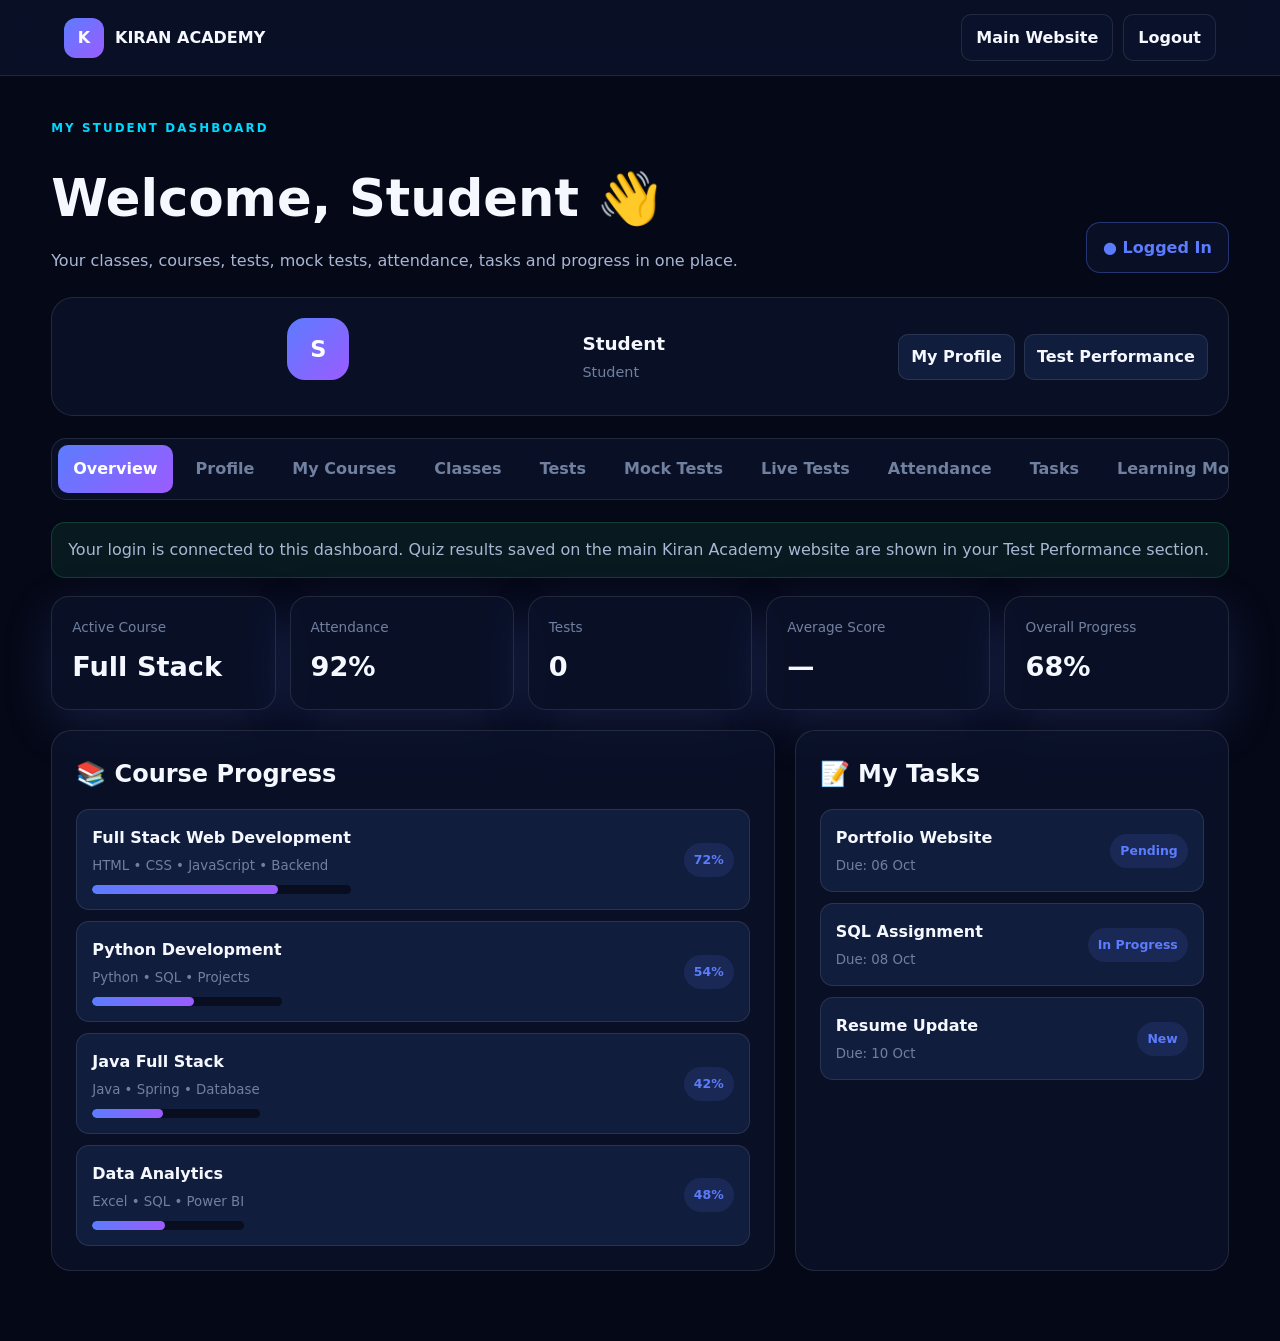
<file: student-dashboard-pro.html>
<!DOCTYPE html>
<html lang="en">
<head>
  <meta charset="UTF-8">
  <meta name="viewport" content="width=device-width, initial-scale=1.0">
  <title>My Student Dashboard | Kiran Academy</title>
  <link rel="stylesheet" href="style_k_a.css">
  <style>
    .student-page{min-height:100vh;background:var(--bg);color:var(--text)}
    .student-nav{height:76px;display:flex;align-items:center;justify-content:space-between;padding:0 5%;border-bottom:1px solid var(--border);background:var(--surface);backdrop-filter:blur(16px);position:sticky;top:0;z-index:20}
    .student-brand{display:flex;align-items:center;gap:11px;text-decoration:none;color:var(--text);font-weight:800}.student-mark{width:40px;height:40px;border-radius:12px;display:grid;place-items:center;color:#fff;background:linear-gradient(135deg,var(--primary),var(--purple))}
    .student-actions{display:flex;gap:10px}.student-actions a,.student-actions button{padding:10px 14px;border-radius:10px;border:1px solid var(--border);background:var(--surface);color:var(--text);text-decoration:none;font-weight:700;cursor:pointer}
    .student-wrap{width:min(1220px,92%);margin:0 auto;padding:38px 0 70px}
    .student-hero{display:flex;justify-content:space-between;align-items:end;gap:25px;margin-bottom:24px}.student-hero h1{font-size:clamp(2rem,4vw,3.2rem);margin:8px 0}.student-hero p{color:var(--text-soft)}.student-badge{padding:12px 16px;border:1px solid var(--border-strong);border-radius:14px;background:var(--surface);color:var(--primary);font-weight:800}
    .profile-strip{display:flex;align-items:center;gap:18px;padding:20px;border:1px solid var(--border);border-radius:22px;background:var(--surface);margin-bottom:22px}.avatar{width:62px;height:62px;border-radius:18px;display:grid;place-items:center;background:linear-gradient(135deg,var(--primary),var(--purple));color:#fff;font-size:1.4rem;font-weight:900}.profile-meta strong{display:block;font-size:1.15rem}.profile-meta span{color:var(--text-muted);font-size:.9rem}.profile-actions{margin-left:auto;display:flex;gap:9px;flex-wrap:wrap}.profile-actions button{border:1px solid var(--border);background:var(--surface-light);color:var(--text);padding:9px 12px;border-radius:10px;font-weight:700;cursor:pointer}
    .student-tabs{display:flex;gap:8px;overflow:auto;padding:6px;margin-bottom:22px;border:1px solid var(--border);border-radius:15px;background:var(--surface)}.student-tab{border:0;background:transparent;color:var(--text-muted);padding:11px 15px;border-radius:10px;font-weight:800;white-space:nowrap;cursor:pointer}.student-tab.active{background:linear-gradient(135deg,var(--primary),var(--purple));color:#fff}
    .student-panel{display:none}.student-panel.active{display:block}
    .student-grid{display:grid;grid-template-columns:repeat(5,1fr);gap:14px}.student-stat{padding:20px;border:1px solid var(--border);border-radius:18px;background:var(--surface);box-shadow:var(--shadow-blue)}.student-stat span{display:block;color:var(--text-muted);font-size:.85rem}.student-stat strong{display:block;font-size:1.7rem;margin-top:7px}
    .student-layout{display:grid;grid-template-columns:1.25fr .75fr;gap:20px;margin-top:20px}.student-card{padding:24px;border:1px solid var(--border);border-radius:20px;background:var(--surface)}.student-card h2{margin-bottom:16px}.student-card p.muted{color:var(--text-muted)}.student-list{display:grid;gap:11px}.student-item{display:flex;justify-content:space-between;align-items:center;gap:15px;padding:15px;border-radius:13px;background:var(--surface-light);border:1px solid var(--border)}.student-item small{display:block;color:var(--text-muted);margin-top:4px}.student-pill{padding:7px 10px;border-radius:999px;font-size:.78rem;font-weight:800;background:rgba(92,124,255,.12);color:var(--primary);white-space:nowrap}
    .progress-track{height:9px;border-radius:99px;background:var(--bg-soft);overflow:hidden;margin-top:9px}.progress-track span{display:block;height:100%;border-radius:inherit;background:linear-gradient(90deg,var(--primary),var(--purple))}
    .course-row{display:grid;grid-template-columns:1fr 100px 90px;gap:15px;align-items:center;padding:14px 0;border-bottom:1px solid var(--border)}.course-row:last-child{border-bottom:0}.course-row b{display:block}.course-row small{color:var(--text-muted)}
    .test-row{cursor:pointer;transition:transform .2s,border-color .2s}.test-row:hover{transform:translateY(-2px);border-color:var(--border-strong)}
    .test-detail{margin-top:16px;padding:18px;border:1px solid var(--border-strong);border-radius:16px;background:var(--surface-light);display:none}.test-detail.open{display:block}.detail-grid{display:grid;grid-template-columns:repeat(5,1fr);gap:10px;margin-top:14px}.detail-stat{padding:13px;border:1px solid var(--border);border-radius:12px;background:var(--surface)}.detail-stat span{display:block;color:var(--text-muted);font-size:.75rem}.detail-stat strong{display:block;margin-top:4px}
    .empty-state{text-align:center;padding:38px;color:var(--text-muted);border:1px dashed var(--border-strong);border-radius:16px}.action-btn{border:0;background:linear-gradient(135deg,var(--primary),var(--purple));color:#fff;padding:10px 14px;border-radius:10px;font-weight:800;cursor:pointer}
    .schedule{display:grid;gap:11px}.schedule-row{display:grid;grid-template-columns:90px 1fr auto;gap:15px;align-items:center;padding:13px;border-bottom:1px solid var(--border)}.schedule-row:last-child{border-bottom:0}.schedule-row time{color:var(--primary);font-weight:800}.schedule-row p{font-weight:700}.schedule-row small{color:var(--text-muted)}
    .notice{padding:14px 16px;border-radius:14px;background:rgba(49,230,140,.08);border:1px solid rgba(49,230,140,.18);color:var(--text-soft);margin-bottom:18px}
    .module-course-picker{display:grid;gap:8px;margin-top:18px;max-width:430px}.module-course-picker label{font-size:.85rem;font-weight:800;color:var(--text-soft)}.module-course-picker select{height:48px;border:1px solid var(--border);border-radius:12px;background:var(--surface-light);color:var(--text);padding:0 13px;font:inherit;outline:none}.module-course-picker select:focus{border-color:var(--primary)}
    .module-row{display:grid;grid-template-columns:auto 1fr auto;gap:14px;align-items:center}.module-number{width:38px;height:38px;border-radius:11px;display:grid;place-items:center;background:linear-gradient(135deg,var(--primary),var(--purple));color:#fff;font-weight:900}.module-row small{display:block;color:var(--text-muted);margin-top:4px}.module-status{font-size:.78rem;font-weight:800;color:var(--primary)}
    .project-dashboard-grid{display:grid;grid-template-columns:repeat(2,1fr);gap:14px}.project-dashboard-card{padding:18px;border:1px solid var(--border);border-radius:16px;background:var(--surface-light)}.project-dashboard-card .project-icon{font-size:1.6rem}.project-dashboard-card h3{margin:9px 0 5px}.project-dashboard-card p{color:var(--text-muted);font-size:.88rem;line-height:1.6}.project-dashboard-card .student-pill{display:inline-block;margin-top:12px}
    .certificate-grid{display:grid;grid-template-columns:repeat(2,1fr);gap:14px}.certificate-card{padding:20px;border:1px solid var(--border);border-radius:18px;background:linear-gradient(145deg,var(--surface-light),var(--surface));position:relative;overflow:hidden}.certificate-card:after{content:'CERTIFICATE';position:absolute;right:-28px;top:12px;transform:rotate(35deg);font-size:.62rem;letter-spacing:.15em;color:var(--primary);opacity:.3}.certificate-card h3{margin:8px 0}.certificate-card p{color:var(--text-muted);font-size:.86rem;line-height:1.55}.certificate-lock{display:inline-block;margin-top:12px;color:var(--text-muted);font-size:.8rem;font-weight:800}
    .career-roadmap{display:grid;grid-template-columns:repeat(2,1fr);gap:14px}.career-step{display:flex;gap:14px;padding:17px;border:1px solid var(--border);border-radius:16px;background:var(--surface-light)}.career-step>span{width:42px;height:42px;flex:0 0 42px;display:grid;place-items:center;border-radius:12px;background:linear-gradient(135deg,var(--primary),var(--purple));color:#fff;font-weight:900}.career-step b{display:block}.career-step small{display:block;color:var(--text-muted);margin-top:5px;line-height:1.5}
    @media(max-width:1000px){.student-grid{grid-template-columns:repeat(3,1fr)}.student-layout{grid-template-columns:1fr}.detail-grid{grid-template-columns:repeat(3,1fr)}}
    @media(max-width:650px){.project-dashboard-grid,.certificate-grid,.career-roadmap{grid-template-columns:1fr}.student-grid{grid-template-columns:repeat(2,1fr)}.student-nav{padding:0 4%}.student-brand span:last-child{display:none}.student-hero{align-items:start;flex-direction:column}.profile-strip{align-items:flex-start;flex-wrap:wrap}.profile-actions{margin-left:0}.course-row{grid-template-columns:1fr}.detail-grid{grid-template-columns:repeat(2,1fr)}.schedule-row{grid-template-columns:1fr}}
    @media(max-width:420px){.student-grid{grid-template-columns:1fr}.student-wrap{width:94%}}
  </style>
</head>
<body class="theme-dark">
  <div class="student-page">
    <nav class="student-nav">
      <a class="student-brand" href="index.html"><span class="student-mark">K</span><span>KIRAN ACADEMY</span></a>
      <div class="student-actions"><a href="index.html">Main Website</a><button id="logout">Logout</button></div>
    </nav>

    <main class="student-wrap">
      <header class="student-hero">
        <div><span class="section-label">MY STUDENT DASHBOARD</span><h1>Welcome, <span id="student-name">Student</span> 👋</h1><p>Your classes, courses, tests, mock tests, attendance, tasks and progress in one place.</p></div>
        <div class="student-badge">● Logged In</div>
      </header>

      <section class="profile-strip">
        <div class="avatar" id="student-avatar">S</div>
        <div class="profile-meta"><strong id="profile-name">Student</strong><span id="profile-email">Student account</span></div>
        <div class="profile-actions"><button data-open-tab="profile">My Profile</button><button data-open-tab="tests">Test Performance</button></div>
      </section>

      <nav class="student-tabs" aria-label="Student dashboard sections">
        <button class="student-tab active" data-tab="overview">Overview</button>
        <button class="student-tab" data-tab="profile">Profile</button>
        <button class="student-tab" data-tab="courses">My Courses</button>
        <button class="student-tab" data-tab="classes">Classes</button>
        <button class="student-tab" data-tab="tests">Tests</button>
        <button class="student-tab" data-tab="mock">Mock Tests</button>
        <button class="student-tab" data-tab="live">Live Tests</button>
        <button class="student-tab" data-tab="attendance">Attendance</button>
        <button class="student-tab" data-tab="tasks">Tasks</button>
        <button class="student-tab" data-tab="modules">Learning Modules</button>
        <button class="student-tab" data-tab="projects">Projects</button>
        <button class="student-tab" data-tab="certificates">Certificates</button>
        <button class="student-tab" data-tab="career">Career Roadmap</button>
        <button class="student-tab" data-tab="progress">Progress</button>
      </nav>

      <section class="student-panel active" id="panel-overview">
        <div class="notice">Your login is connected to this dashboard. Quiz results saved on the main Kiran Academy website are shown in your Test Performance section.</div>
        <section class="student-grid">
          <article class="student-stat"><span>Active Course</span><strong id="stat-course">Full Stack</strong></article>
          <article class="student-stat"><span>Attendance</span><strong id="stat-attendance">92%</strong></article>
          <article class="student-stat"><span>Tests</span><strong id="stat-tests">0</strong></article>
          <article class="student-stat"><span>Average Score</span><strong id="stat-score">—</strong></article>
          <article class="student-stat"><span>Overall Progress</span><strong id="stat-progress">68%</strong></article>
        </section>
        <section class="student-layout">
          <article class="student-card"><h2>📚 Course Progress</h2><div id="overview-courses" class="student-list"></div></article>
          <article class="student-card"><h2>📝 My Tasks</h2><div id="overview-tasks" class="student-list"></div></article>
        </section>
      </section>

      <section class="student-panel" id="panel-profile">
        <section class="student-card">
          <h2>👤 My Profile</h2>
          <div class="student-grid" style="margin-top:16px">
            <article class="student-stat"><span>Name</span><strong id="profile-card-name">Student</strong></article>
            <article class="student-stat"><span>Username / Email</span><strong id="profile-card-email">—</strong></article>
            <article class="student-stat"><span>Student ID</span><strong>KA-2026-001</strong></article>
            <article class="student-stat"><span>Batch</span><strong>2026–27</strong></article>
            <article class="student-stat"><span>Status</span><strong>Active</strong></article>
          </div>
        </section>
      </section>

      <section class="student-panel" id="panel-courses">
        <section class="student-card"><h2>📚 My Courses</h2><p class="muted">Course-wise progress from your learning dashboard.</p><div id="course-list" style="margin-top:14px"></div></section>
      </section>

      <section class="student-panel" id="panel-classes">
        <section class="student-card"><h2>🗓️ My Classes</h2><div class="schedule">
          <div class="schedule-row"><time>10:00 AM</time><div><p>JavaScript Advanced</p><small>Room A • Instructor: Kiran Academy</small></div><span class="student-pill">Today</span></div>
          <div class="schedule-row"><time>11:30 AM</time><div><p>SQL & Database</p><small>Lab 2 • Practical Session</small></div><span class="student-pill">Tomorrow</span></div>
          <div class="schedule-row"><time>02:00 PM</time><div><p>Career & Interview Prep</p><small>Seminar Hall • Mock Interview</small></div><span class="student-pill">05 Oct</span></div>
          <div class="schedule-row"><time>04:00 PM</time><div><p>Python Project Lab</p><small>Lab 1 • Project Practice</small></div><span class="student-pill">07 Oct</span></div>
        </div></section>
      </section>

      <section class="student-panel" id="panel-tests">
        <section class="student-card"><h2>🧪 Test Performance</h2><p class="muted">Click any test to see marks, time, solved questions and detailed performance.</p><div id="test-list" class="student-list" style="margin-top:16px"></div></section>
      </section>

      <section class="student-panel" id="panel-mock">
        <section class="student-card"><h2>🎯 Mock Tests</h2><div class="student-list">
          <div class="student-item"><div><b>Full Stack Mock Test 02</b><small>50 Questions • 60 Minutes • Web Development</small></div><button class="action-btn" type="button">Start Mock</button></div>
          <div class="student-item"><div><b>Python Mock Test 01</b><small>40 Questions • 45 Minutes • Python Development</small></div><button class="action-btn" type="button">Start Mock</button></div>
          <div class="student-item"><div><b>SQL Mock Test 03</b><small>30 Questions • 40 Minutes • Database</small></div><button class="action-btn" type="button">Start Mock</button></div>
        </div></section>
      </section>

      <section class="student-panel" id="panel-live">
        <section class="student-card"><h2>🔴 Live Tests</h2><div class="student-list">
          <div class="student-item"><div><b>JavaScript Weekly Live Test</b><small>20 Questions • 20 Minutes • Starts 06 Oct, 6:00 PM</small></div><span class="student-pill">Upcoming</span></div>
          <div class="student-item"><div><b>SQL Speed Challenge</b><small>25 Questions • 25 Minutes • Starts 08 Oct, 7:00 PM</small></div><span class="student-pill">Upcoming</span></div>
        </div></section>
      </section>

      <section class="student-panel" id="panel-attendance">
        <section class="student-card"><h2>📅 Attendance</h2><div class="student-grid" style="margin-top:16px"><article class="student-stat"><span>Overall</span><strong>92%</strong></article><article class="student-stat"><span>September</span><strong>23/25</strong></article><article class="student-stat"><span>October</span><strong>3/3</strong></article><article class="student-stat"><span>Present</span><strong>26</strong></article><article class="student-stat"><span>Absent</span><strong>2</strong></article></div></section>
      </section>

      <section class="student-panel" id="panel-tasks">
        <section class="student-card"><h2>📝 My Tasks</h2><div id="task-list" class="student-list"></div></section>
      </section>

      <section class="student-panel" id="panel-modules">
        <section class="student-card">
          <h2>📖 Learning Modules</h2>
          <p class="muted">Follow your selected course module by module. Complete fundamentals before moving to projects.</p>
          <div class="module-course-picker">
            <label for="module-course-select">Select Course</label>
            <select id="module-course-select">
              <option value="" selected disabled>Select Course</option>
            </select>
          </div>
          <div id="module-list" class="student-list" style="margin-top:16px"></div>
        </section>
      </section>

      <section class="student-panel" id="panel-projects">
        <section class="student-card">
          <h2>🛠️ My Projects</h2>
          <p class="muted">Build portfolio-ready projects as you complete your learning modules.</p>
          <div id="dashboard-project-list" class="project-dashboard-grid" style="margin-top:16px"></div>
        </section>
      </section>

      <section class="student-panel" id="panel-certificates">
        <section class="student-card">
          <h2>🏅 Certificates</h2>
          <p class="muted">Certificates become available after completing the required course learning path.</p>
          <div id="certificate-list" class="certificate-grid" style="margin-top:16px"></div>
        </section>
      </section>

      <section class="student-panel" id="panel-career">
        <section class="student-card">
          <h2>🚀 Career Roadmap</h2>
          <p class="muted">A practical path from learning fundamentals to career preparation.</p>
          <div class="career-roadmap" style="margin-top:20px">
            <article class="career-step"><span>01</span><div><b>Learn Fundamentals</b><small>Build strong concepts in your selected course.</small></div></article>
            <article class="career-step"><span>02</span><div><b>Practice Skills</b><small>Use quizzes, exercises and guided practice.</small></div></article>
            <article class="career-step"><span>03</span><div><b>Build Projects</b><small>Create projects that demonstrate practical ability.</small></div></article>
            <article class="career-step"><span>04</span><div><b>Create Portfolio</b><small>Organize projects, skills and achievements.</small></div></article>
            <article class="career-step"><span>05</span><div><b>Interview Preparation</b><small>Prepare technical, aptitude and project discussions.</small></div></article>
            <article class="career-step"><span>06</span><div><b>Career Opportunities</b><small>Use your portfolio and preparation to explore internships and jobs.</small></div></article>
          </div>
        </section>
      </section>

      <section class="student-panel" id="panel-progress">
        <section class="student-card"><h2>📈 Learning Progress</h2><div id="progress-list" class="student-list"></div></section>
      </section>
    </main>
  </div>

  <script>
    const $ = (s, root=document) => root.querySelector(s);
    const $$ = (s, root=document) => [...root.querySelectorAll(s)];
    const courses = [
      ['Full Stack Web Development','HTML • CSS • JavaScript • Backend',72],
      ['Python Development','Python • SQL • Projects',54],
      ['Java Full Stack','Java • Spring • Database',42],
      ['Data Analytics','Excel • SQL • Power BI',48],
      ['Data Science & AI','Python • Statistics • ML',31],
      ['Software Testing','Manual • Automation • API Testing',38],
      ['Cybersecurity','Security • Networks • Web Security',27],
      ['UI/UX Design','Figma • UX Research • Prototyping',45]
    ];
    const tasks = [
      ['Portfolio Website','Due: 06 Oct','Pending'],
      ['SQL Assignment','Due: 08 Oct','In Progress'],
      ['Resume Update','Due: 10 Oct','New'],
      ['Python Mini Project','Due: 12 Oct','Pending']
    ];
    const user = sessionStorage.getItem('kiranStudentName') || localStorage.getItem('kiranUserName') || 'Student';
    const cleanName = user.includes('@') ? user.split('@')[0] : user;
    $('#student-name').textContent = cleanName || 'Student';
    $('#profile-name').textContent = cleanName || 'Student';
    $('#profile-email').textContent = user;
    $('#profile-card-name').textContent = cleanName || 'Student';
    $('#profile-card-email').textContent = user;
    $('#student-avatar').textContent = (cleanName || 'S').charAt(0).toUpperCase();

    function getResults(){
      try { return JSON.parse(localStorage.getItem('kiranQuizResults') || '[]'); } catch(e) { return []; }
    }
    const moduleMap = {
      'Full Stack Web Development':['Web Fundamentals','Responsive UI','JavaScript & APIs','Backend & Database','Full Stack Project'],
      'Python Development':['Python Fundamentals','Functions & OOP','SQL & APIs','Automation','Python Project'],
      'Java Full Stack':['Java Fundamentals','OOP & Collections','SQL & Database','Backend Development','Full Stack Project'],
      'Data Analytics':['Excel & Data Basics','SQL Analytics','Data Cleaning','Power BI Dashboards','Analytics Project'],
      'Data Science & AI':['Python for Data','Statistics','Machine Learning','AI Fundamentals','ML/AI Project'],
      'Software Testing':['Testing Fundamentals','Test Cases','Bug Tracking','API Testing','Automation Basics'],
      'Cybersecurity':['Security Fundamentals','Networking','Web Security','Authentication','Security Project'],
      'UI/UX Design':['Design Principles','User Research','Wireframing','Visual Design','Prototype & Portfolio']
    };
    const projectIcons = ['🌐','🐍','☕','📊','🤖','🧪','🔐','🎨'];
    const projectDescriptions = ['Responsive portfolio and full-stack application','Practical Python utility with data handling','Java application with database integration','Analytics dashboard with SQL insights','Machine learning / AI practical project','Structured QA project with test cases','Security-focused practical project','User-centered product and interface prototype'];

    function renderCourses(){
      const html = courses.map(([name,desc,p]) => `<div class="course-row"><div><b>${name}</b><small>${desc}</small><div class="progress-track"><span style="width:${p}%"></span></div></div><strong>${p}%</strong><span class="student-pill">${p >= 60 ? 'On Track' : 'Learning'}</span></div>`).join('');
      $('#course-list').innerHTML = html;
      $('#overview-courses').innerHTML = courses.slice(0,4).map(([name,desc,p]) => `<div class="student-item"><div><b>${name}</b><small>${desc}</small><div class="progress-track"><span style="width:${p}%"></span></div></div><span class="student-pill">${p}%</span></div>`).join('');
      $('#progress-list').innerHTML = courses.map(([name,desc,p]) => `<div class="student-item"><div style="width:100%"><b>${name}</b><small>${desc}</small><div class="progress-track"><span style="width:${p}%"></span></div></div><span class="student-pill">${p}%</span></div>`).join('');
      $('#module-course-select').innerHTML = `<option value="" selected disabled>Select Course</option>` + courses.map(([name]) => `<option value="${name}">${name}</option>`).join('');
      renderModules(); renderProjects(); renderCertificates();
    }
    function renderTasks(){
      const html = tasks.map(([name,due,status]) => `<div class="student-item"><div><b>${name}</b><small>${due}</small></div><span class="student-pill">${status}</span></div>`).join('');
      $('#task-list').innerHTML = html;
      $('#overview-tasks').innerHTML = tasks.slice(0,3).map(([name,due,status]) => `<div class="student-item"><div><b>${name}</b><small>${due}</small></div><span class="student-pill">${status}</span></div>`).join('');
    }
    function renderModules(courseName){
      const select=$('#module-course-select');
      const name=courseName || select.value;
      const list=$('#module-list');
      if(!name){ list.innerHTML='<div class="empty-state"><strong>Select a course to view its learning modules.</strong><br>Your modules will appear here step by step.</div>'; return; }
      const progress=(courses.find(c=>c[0]===name)||[name,'',0])[2];
      const modules=moduleMap[name] || ['Fundamentals','Practice','Projects'];
      const completed=Math.min(modules.length,Math.floor(progress/20));
      list.innerHTML=modules.map((m,i)=>`<div class="student-item module-row"><span class="module-number">${String(i+1).padStart(2,'0')}</span><div><b>${m}</b><small>${i<completed?'Completed':'Learn • Practice • Apply'}</small></div><span class="module-status">${i<completed?'✓ Done':i===completed?'Current':'Locked'}</span></div>`).join('');
    }
    function renderProjects(){
      const list=$('#dashboard-project-list');
      list.innerHTML=courses.map(([name,desc,p],i)=>`<article class="project-dashboard-card"><div class="project-icon">${projectIcons[i]}</div><h3>${name} Project</h3><p>${projectDescriptions[i]}. Suggested focus: ${desc.split(' • ')[0]}.</p><span class="student-pill">${p>=80?'Ready':'Build with course'}</span></article>`).join('');
    }
    function renderCertificates(){
      const list=$('#certificate-list');
      list.innerHTML=courses.map(([name,,p],i)=>`<article class="certificate-card"><div>${projectIcons[i]} Course Certificate</div><h3>${name}</h3><p>Complete the learning path, projects and required assessments to unlock your course certificate.</p><span class="certificate-lock">${p>=100?'✓ Available':'🔒 Locked • '+p+'% progress'}</span></article>`).join('');
    }
    function renderTests(){
      const results = getResults().filter(r => !r.name || String(r.name).toLowerCase() === String(user).toLowerCase() || String(r.name).toLowerCase() === String(cleanName).toLowerCase());
      const list = $('#test-list');
      if(!results.length){
        list.innerHTML = `<div class="empty-state"><strong>No completed test result found yet.</strong><br>Take a course quiz from the main Kiran Academy website. Your score will appear here automatically.</div>`;
        $('#stat-tests').textContent='0'; $('#stat-score').textContent='—'; return;
      }
      const sorted = [...results].sort((a,b)=>Number(b.timestamp||0)-Number(a.timestamp||0));
      const avg = Math.round(sorted.reduce((s,r)=>s+Number(r.percentage||0),0)/sorted.length);
      $('#stat-tests').textContent = sorted.length;
      $('#stat-score').textContent = avg + '%';
      list.innerHTML = sorted.map((r,i)=>{
        const total = Number(r.total || r.questions || 0);
        const correct = Number(r.correct ?? r.score ?? 0);
        const wrong = Math.max(0,total-correct);
        const time = r.timeTaken || r.duration || 'Not recorded';
        const date = r.date || (r.timestamp ? new Date(r.timestamp).toLocaleString() : 'Recent');
        const id='detail-'+i;
        return `<div class="student-item test-row" data-detail="${id}"><div><b>${r.courseName || 'Skill Test'}</b><small>${r.testName || 'Course Quiz'} • ${total || '—'} Questions • ${date}</small></div><span class="student-pill">${Number(r.percentage||0)}%</span></div><div class="test-detail" id="${id}"><strong>${r.courseName || 'Skill Test'} — Performance</strong><div class="detail-grid"><div class="detail-stat"><span>Marks</span><strong>${correct}/${total || '—'}</strong></div><div class="detail-stat"><span>Percentage</span><strong>${Number(r.percentage||0)}%</strong></div><div class="detail-stat"><span>Correct</span><strong>${correct}</strong></div><div class="detail-stat"><span>Wrong</span><strong>${wrong}</strong></div><div class="detail-stat"><span>Time</span><strong>${time}</strong></div></div><div style="margin-top:13px;color:var(--text-soft)">Questions solved: <b>${correct + wrong}</b> of <b>${total || correct+wrong}</b> • Course rank: <b>${r.rank ? '#'+r.rank : 'Available on course leaderboard'}</b> • Attempts: <b>${r.attempt || 1}</b></div></div>`;
      }).join('');
      $$('.test-row').forEach(row=>row.addEventListener('click',()=>$('#'+row.dataset.detail).classList.toggle('open')));
    }
    function openTab(tab){
      $$('.student-tab').forEach(b=>b.classList.toggle('active',b.dataset.tab===tab));
      $$('.student-panel').forEach(p=>p.classList.toggle('active',p.id==='panel-'+tab));
      if(tab==='modules') renderModules();
      window.scrollTo({top:0,behavior:'smooth'});
    }
    $$('.student-tab').forEach(btn=>btn.addEventListener('click',()=>openTab(btn.dataset.tab)));
    $$('[data-open-tab]').forEach(btn=>btn.addEventListener('click',()=>openTab(btn.dataset.openTab)));
    $('#module-course-select').addEventListener('change',e=>renderModules(e.target.value));
    $('#logout').addEventListener('click',()=>{sessionStorage.removeItem('kiranStudentName');window.location.href='index.html';});
    renderCourses(); renderTasks(); renderTests();
  </script>
</body>
</html>
</file>
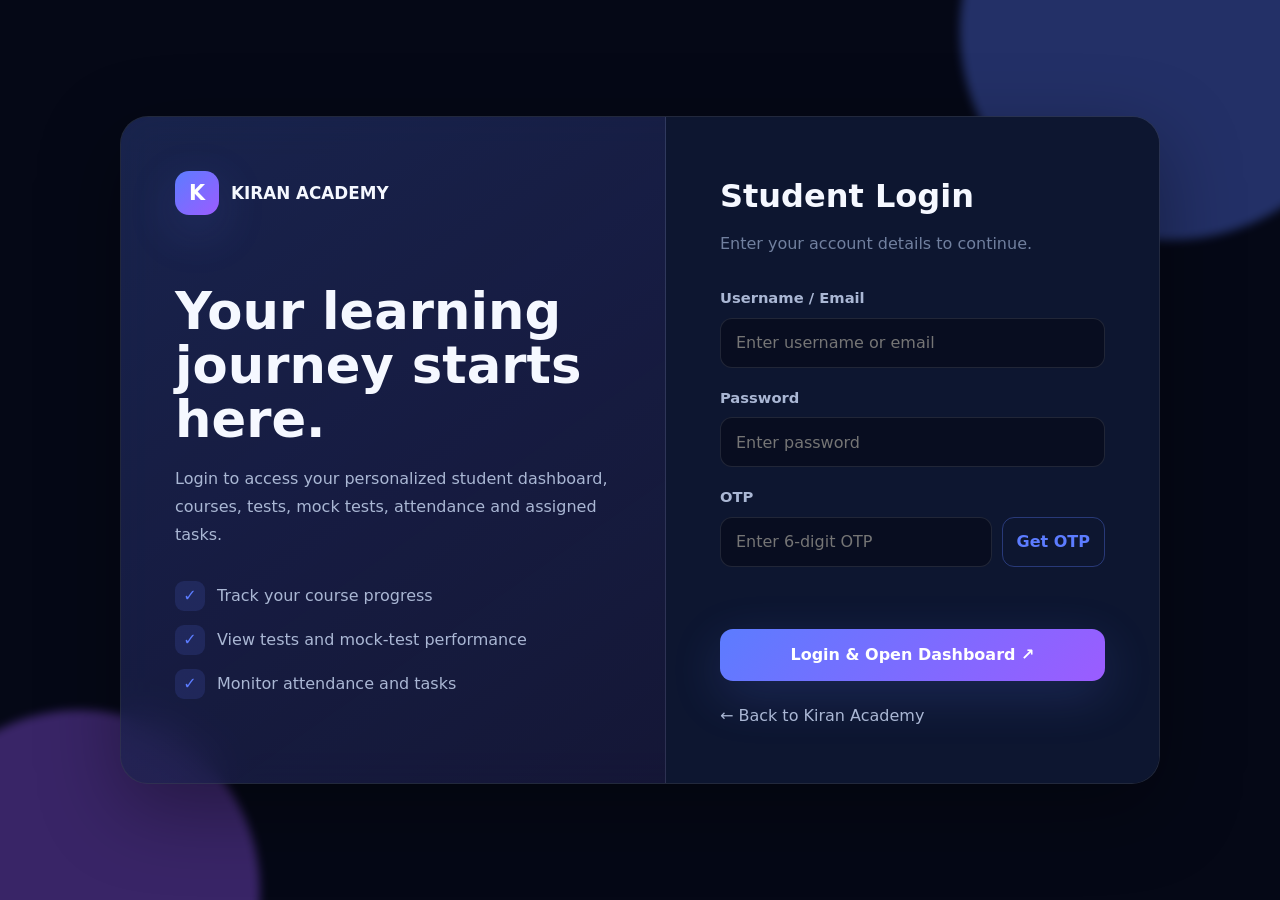
<file: student-login.html>
<!DOCTYPE html>
<html lang="en">
<head>
  <meta charset="UTF-8">
  <meta name="viewport" content="width=device-width, initial-scale=1.0">
  <title>Login | Kiran Academy</title>
  <link rel="stylesheet" href="style_k_a.css">
  <style>
    .auth-page{min-height:100vh;display:grid;place-items:center;padding:28px;background:var(--bg);position:relative;overflow:hidden}
    .auth-page:before,.auth-page:after{content:"";position:absolute;border-radius:50%;filter:blur(5px);opacity:.35;pointer-events:none}
    .auth-page:before{width:420px;height:420px;background:var(--primary);top:-180px;right:-100px}
    .auth-page:after{width:360px;height:360px;background:var(--purple);bottom:-170px;left:-100px}
    .auth-shell{width:min(100%,1040px);display:grid;grid-template-columns:1.05fr .95fr;border:1px solid var(--border);background:var(--surface);box-shadow:var(--shadow);border-radius:28px;overflow:hidden;position:relative;z-index:1;backdrop-filter:blur(20px)}
    .auth-info{padding:54px;background:linear-gradient(145deg,rgba(92,124,255,.18),rgba(155,92,255,.08));border-right:1px solid var(--border)}
    .auth-logo{display:flex;align-items:center;gap:12px;font-weight:800;font-size:1.05rem;color:var(--text);text-decoration:none}
    .auth-logo-mark{width:44px;height:44px;border-radius:14px;display:grid;place-items:center;background:linear-gradient(135deg,var(--primary),var(--purple));color:#fff;font-size:1.3rem;box-shadow:var(--shadow-blue)}
    .auth-info h1{font-size:clamp(2rem,4vw,3.4rem);line-height:1.05;margin:70px 0 18px;color:var(--text)}
    .auth-info p{color:var(--text-soft);max-width:460px;line-height:1.75}
    .auth-points{display:grid;gap:14px;margin-top:32px}
    .auth-point{display:flex;gap:12px;align-items:center;color:var(--text-soft)}
    .auth-point span{width:30px;height:30px;border-radius:9px;display:grid;place-items:center;background:rgba(92,124,255,.14);color:var(--primary)}
    .auth-card{padding:54px;background:var(--surface-solid)}
    .auth-card h2{font-size:2rem;color:var(--text);margin-bottom:8px}
    .auth-sub{color:var(--text-muted);margin-bottom:30px}
    .auth-form{display:grid;gap:18px}
    .field{display:grid;gap:8px}
    .field label{font-weight:700;color:var(--text-soft);font-size:.92rem}
    .field input{width:100%;height:50px;padding:0 15px;border-radius:12px;border:1px solid var(--border);outline:none;background:var(--bg-soft);color:var(--text);font:inherit;transition:.2s}
    .field input:focus{border-color:var(--primary);box-shadow:0 0 0 4px rgba(92,124,255,.10)}
    .otp-row{display:grid;grid-template-columns:1fr auto;gap:10px}
    .otp-btn{border:1px solid var(--border-strong);background:transparent;color:var(--primary);border-radius:12px;padding:0 14px;font-weight:700;cursor:pointer}
    .auth-submit{height:52px;border:0;border-radius:13px;background:linear-gradient(135deg,var(--primary),var(--purple));color:#fff;font-weight:800;font-size:1rem;cursor:pointer;box-shadow:var(--shadow-blue);margin-top:4px}
    .auth-message{min-height:22px;font-size:.9rem;color:var(--text-soft)}
    .auth-message.error{color:var(--danger)}
    .auth-message.success{color:var(--success)}
    .back-home{display:inline-block;margin-top:22px;color:var(--text-soft);text-decoration:none}
    .back-home:hover{color:var(--primary)}
    @media(max-width:800px){.auth-shell{grid-template-columns:1fr}.auth-info{display:none}.auth-card{padding:36px 25px}}
  </style>
</head>
<body class="theme-dark">
  <main class="auth-page">
    <section class="auth-shell" aria-label="Kiran Academy student login">
      <div class="auth-info">
        <a href="index.html" class="auth-logo"><span class="auth-logo-mark">K</span>KIRAN ACADEMY</a>
        <h1>Your learning journey starts here.</h1>
        <p>Login to access your personalized student dashboard, courses, tests, mock tests, attendance and assigned tasks.</p>
        <div class="auth-points">
          <div class="auth-point"><span>✓</span> Track your course progress</div>
          <div class="auth-point"><span>✓</span> View tests and mock-test performance</div>
          <div class="auth-point"><span>✓</span> Monitor attendance and tasks</div>
        </div>
      </div>
      <div class="auth-card">
        <h2>Student Login</h2>
        <p class="auth-sub">Enter your account details to continue.</p>
        <form id="login-form" class="auth-form">
          <div class="field">
            <label for="username">Username / Email</label>
            <input id="username" name="username" type="text" placeholder="Enter username or email" autocomplete="username" required>
          </div>
          <div class="field">
            <label for="password">Password</label>
            <input id="password" name="password" type="password" placeholder="Enter password" autocomplete="current-password" required>
          </div>
          <div class="field">
            <label for="otp">OTP</label>
            <div class="otp-row">
              <input id="otp" name="otp" type="text" inputmode="numeric" maxlength="6" placeholder="Enter 6-digit OTP" autocomplete="one-time-code" required>
              <button type="button" class="otp-btn" id="demo-otp">Get OTP</button>
            </div>
          </div>
          <div id="login-message" class="auth-message" aria-live="polite"></div>
          <button type="submit" class="auth-submit">Login & Open Dashboard ↗</button>
        </form>
        <a href="index.html" class="back-home">← Back to Kiran Academy</a>
      </div>
    </section>
  </main>
  <script>
    const form=document.getElementById('login-form');
    const msg=document.getElementById('login-message');
    const otpBtn=document.getElementById('demo-otp');
    let demoOtp='';
    otpBtn.addEventListener('click',()=>{
      demoOtp=String(Math.floor(100000+Math.random()*900000));
      msg.className='auth-message success';
      msg.textContent='Demo OTP generated: '+demoOtp;
      document.getElementById('otp').value=demoOtp;
    });
    form.addEventListener('submit',(e)=>{
      e.preventDefault();
      const username=document.getElementById('username').value.trim();
      const password=document.getElementById('password').value.trim();
      const otp=document.getElementById('otp').value.trim();
      if(!username||!password||!otp){msg.className='auth-message error';msg.textContent='Please fill username, password and OTP.';return;}
      if(demoOtp && otp!==demoOtp){msg.className='auth-message error';msg.textContent='Incorrect demo OTP. Click Get OTP and try again.';return;}
      sessionStorage.setItem('kiranStudentName',username);
      localStorage.setItem('kiranUserName',username);
      localStorage.setItem('kiranStudentLoggedIn','true');
      window.open('student-dashboard-pro.html','_blank','noopener');
    });
  </script>
</body>
</html>
</file>
<file: style_k_a.css>
/* =========================================================
   KIRAN ACADEMY
   Premium IT Education Website
   CSS3 only
========================================================= */

:root {
    --bg: #050816;
    --bg-soft: #080d20;
    --surface: rgba(12, 20, 45, 0.72);
    --surface-solid: #0d1630;
    --surface-light: #111d3d;

    --text: #f5f8ff;
    --text-soft: #aab7d4;
    --text-muted: #71809f;

    --primary: #5c7cff;
    --primary-2: #00d9ff;
    --purple: #9b5cff;
    --cyan: #00e5ff;

    --border: rgba(255, 255, 255, 0.10);
    --border-strong: rgba(92, 124, 255, 0.35);

    --success: #31e68c;
    --danger: #ff6685;

    --shadow: 0 25px 80px rgba(0, 0, 0, 0.35);
    --shadow-blue: 0 15px 50px rgba(92, 124, 255, 0.18);

    --radius-sm: 10px;
    --radius: 18px;
    --radius-lg: 28px;

    --container: 1200px;
    --nav-height: 76px;

    --transition: 0.3s ease;
}

body.theme-light {
    --bg: #f4f7ff;
    --bg-soft: #edf2ff;
    --surface: rgba(255, 255, 255, 0.78);
    --surface-solid: #ffffff;
    --surface-light: #edf2ff;

    --text: #10172c;
    --text-soft: #53617d;
    --text-muted: #74809a;

    --border: rgba(15, 30, 70, 0.10);
    --border-strong: rgba(65, 95, 220, 0.30);

    --shadow: 0 25px 70px rgba(33, 55, 100, 0.12);
    --shadow-blue: 0 15px 50px rgba(60, 90, 220, 0.12);
}

body.theme-blue {
    --primary: #1597ff;
    --primary-2: #00e5ff;
    --purple: #4169ff;
}

body.theme-purple {
    --primary: #9b5cff;
    --primary-2: #d66cff;
    --purple: #733cff;
}

body.theme-cyan {
    --primary: #00d9ff;
    --primary-2: #00ffa6;
    --purple: #00a8ff;
}

/* =========================================================
   RESET
========================================================= */

* {
    margin: 0;
    padding: 0;
    box-sizing: border-box;
}

html {
    scroll-behavior: smooth;
}

body {
    min-height: 100vh;
    background: var(--bg);
    color: var(--text);
    font-family:
        Inter,
        ui-sans-serif,
        system-ui,
        -apple-system,
        BlinkMacSystemFont,
        "Segoe UI",
        sans-serif;
    line-height: 1.6;
    overflow-x: hidden;
    transition:
        background-color 0.4s ease,
        color 0.4s ease;
}

body.no-scroll {
    overflow: hidden;
}

button,
input,
select {
    font: inherit;
}

button {
    cursor: pointer;
}

a {
    color: inherit;
    text-decoration: none;
}

img {
    max-width: 100%;
    display: block;
}

::selection {
    background: var(--primary);
    color: white;
}

/* =========================================================
   COMMON
========================================================= */

.container {
    width: min(92%, var(--container));
    margin-inline: auto;
}

.section {
    padding: 110px 0;
    position: relative;
}

.section-alt {
    background:
        linear-gradient(
            180deg,
            transparent,
            rgba(92, 124, 255, 0.025),
            transparent
        );
}

.section-heading {
    max-width: 720px;
    margin: 0 auto 55px;
    text-align: center;
}

.section-label {
    display: inline-block;
    margin-bottom: 12px;
    color: var(--primary-2);
    font-size: 0.74rem;
    font-weight: 800;
    letter-spacing: 0.18em;
    text-transform: uppercase;
}

.section-heading h2 {
    font-size: clamp(2rem, 5vw, 3.6rem);
    line-height: 1.1;
    letter-spacing: -0.04em;
    margin-bottom: 18px;
}

.section-heading h2 span,
.hero h1 span {
    background: linear-gradient(
        90deg,
        var(--primary-2),
        var(--primary),
        var(--purple)
    );
    -webkit-background-clip: text;
    background-clip: text;
    color: transparent;
}

.section-heading p {
    color: var(--text-soft);
    max-width: 650px;
    margin-inline: auto;
}

.hidden {
    display: none !important;
}

.glass-card {
    background: var(--surface);
    border: 1px solid var(--border);
    backdrop-filter: blur(20px);
    -webkit-backdrop-filter: blur(20px);
    box-shadow: var(--shadow);
}

/* =========================================================
   BUTTONS
========================================================= */

.btn {
    border: 0;
    border-radius: 12px;
    padding: 13px 21px;
    min-height: 48px;
    display: inline-flex;
    align-items: center;
    justify-content: center;
    gap: 10px;
    font-weight: 750;
    color: white;
    position: relative;
    overflow: hidden;
    transition:
        transform var(--transition),
        box-shadow var(--transition),
        border-color var(--transition);
}

.btn::after {
    content: "";
    position: absolute;
    inset: 0;
    background: linear-gradient(
        100deg,
        transparent,
        rgba(255,255,255,.18),
        transparent
    );
    transform: translateX(-120%);
    transition: transform .6s ease;
}

.btn:hover::after {
    transform: translateX(120%);
}

.btn:hover {
    transform: translateY(-3px);
}

.btn-primary {
    background:
        linear-gradient(
            135deg,
            var(--primary),
            var(--purple)
        );
    box-shadow: 0 12px 30px rgba(92, 124, 255, 0.25);
}

.btn-primary:hover {
    box-shadow: 0 18px 40px rgba(92, 124, 255, 0.35);
}

.btn-outline {
    color: var(--text);
    background: rgba(255,255,255,.03);
    border: 1px solid var(--border);
}

.btn-outline:hover {
    border-color: var(--border-strong);
    background: rgba(92,124,255,.08);
}

.full-width {
    width: 100%;
}

.btn-whatsapp {
    background: #20c976;
    color: white;
}

/* =========================================================
   PRELOADER
========================================================= */

.preloader {
    position: fixed;
    inset: 0;
    z-index: 99999;
    background: #050816;
    display: grid;
    place-items: center;
    transition:
        opacity .7s ease,
        visibility .7s ease;
}

.preloader.hide {
    opacity: 0;
    visibility: hidden;
}

.loader-content {
    text-align: center;
}

.loader-logo {
    font-size: 1.8rem;
    font-weight: 900;
    letter-spacing: .08em;
}

.loader-logo span {
    color: var(--primary-2);
}

.loader-ring {
    width: 55px;
    height: 55px;
    margin: 25px auto;
    border-radius: 50%;
    border: 3px solid rgba(255,255,255,.1);
    border-top-color: var(--primary-2);
    border-right-color: var(--primary);
    animation: spin 1s linear infinite;
}

.loader-content p {
    color: #7f8cac;
    font-size: .85rem;
}

/* =========================================================
   ANNOUNCEMENT
========================================================= */

.announcement-bar {
    min-height: 42px;
    padding: 7px 20px;
    display: flex;
    align-items: center;
    justify-content: center;
    gap: 18px;
    background:
        linear-gradient(
            90deg,
            rgba(92,124,255,.16),
            rgba(0,217,255,.10),
            rgba(155,92,255,.16)
        );
    border-bottom: 1px solid var(--border);
    font-size: .82rem;
    color: var(--text-soft);
    position: relative;
    z-index: 1001;
}

.announcement-btn {
    border: 0;
    background: transparent;
    color: var(--primary-2);
    font-weight: 800;
}

/* =========================================================
   NAVBAR
========================================================= */

.navbar {
    height: var(--nav-height);
    position: sticky;
    top: 0;
    z-index: 1000;
    background: rgba(5, 8, 22, .32);
    border-bottom: 1px solid transparent;
    backdrop-filter: blur(12px);
    transition:
        background .3s ease,
        border .3s ease,
        box-shadow .3s ease;
}

body.theme-light .navbar {
    background: rgba(255,255,255,.55);
}

.navbar.scrolled {
    background: rgba(5,8,22,.82);
    border-bottom-color: var(--border);
    box-shadow: 0 10px 40px rgba(0,0,0,.18);
}

body.theme-light .navbar.scrolled {
    background: rgba(255,255,255,.88);
}

.nav-container {
    height: 100%;
    display: flex;
    align-items: center;
    justify-content: space-between;
    gap: 25px;
}

.logo {
    display: inline-flex;
    align-items: center;
    gap: 10px;
    font-weight: 900;
    letter-spacing: .04em;
    white-space: nowrap;
}

.logo b {
    color: var(--primary-2);
}

.logo-mark {
    width: 38px;
    height: 38px;
    display: grid;
    place-items: center;
    border-radius: 11px;
    background: linear-gradient(
        135deg,
        var(--primary),
        var(--purple)
    );
    color: white;
    box-shadow: var(--shadow-blue);
}

.nav-links {
    display: flex;
    align-items: center;
    gap: 20px;
}

.nav-link {
    color: var(--text-soft);
    font-size: .82rem;
    font-weight: 650;
    position: relative;
    padding: 8px 0;
}

.nav-link::after {
    content: "";
    position: absolute;
    left: 0;
    bottom: 0;
    width: 0;
    height: 2px;
    background: var(--primary-2);
    transition: width .3s ease;
}

.nav-link:hover,
.nav-link.active {
    color: var(--text);
}

.nav-link:hover::after,
.nav-link.active::after {
    width: 100%;
}

.nav-actions {
    display: flex;
    align-items: center;
    gap: 10px;
}

.nav-demo {
    padding: 10px 15px;
    min-height: 42px;
    font-size: .8rem;
}

.mobile-menu-btn {
    display: none;
    width: 43px;
    height: 43px;
    border-radius: 10px;
    border: 1px solid var(--border);
    background: var(--surface);
    color: var(--text);
}

.mobile-menu-btn span {
    display: block;
    width: 20px;
    height: 2px;
    margin: 4px auto;
    background: currentColor;
    transition: transform .3s ease;
}

/* =========================================================
   HERO
========================================================= */

.hero {
    min-height: calc(100vh - 118px);
    display: grid;
    align-items: center;
    overflow: hidden;
}

.hero-grid {
    display: grid;
    grid-template-columns: 1.05fr .95fr;
    gap: 65px;
    align-items: center;
}

.hero-badge {
    width: fit-content;
    padding: 8px 13px;
    border: 1px solid var(--border-strong);
    background: rgba(92,124,255,.07);
    border-radius: 100px;
    color: var(--primary-2);
    font-size: .72rem;
    font-weight: 800;
    letter-spacing: .12em;
}

.pulse-dot {
    display: inline-block;
    width: 7px;
    height: 7px;
    border-radius: 50%;
    background: var(--success);
    box-shadow: 0 0 15px var(--success);
    margin-right: 8px;
}

.hero h1 {
    margin-top: 22px;
    font-size: clamp(3rem, 6vw, 6rem);
    line-height: .98;
    letter-spacing: -.065em;
    max-width: 800px;
}

.hero-text {
    margin: 28px 0;
    max-width: 650px;
    color: var(--text-soft);
    font-size: 1.05rem;
}

.hero-buttons {
    display: flex;
    gap: 13px;
    flex-wrap: wrap;
}

.trust-grid {
    display: grid;
    grid-template-columns: repeat(2, max-content);
    gap: 12px 25px;
    margin-top: 35px;
}

.trust-item {
    display: flex;
    align-items: center;
    gap: 8px;
    color: var(--text-soft);
    font-size: .85rem;
}

.trust-item span {
    color: var(--success);
}

/* Hero visual */

.hero-visual {
    min-height: 580px;
    position: relative;
    display: grid;
    place-items: center;
    perspective: 1000px;
}

.hero-glow {
    position: absolute;
    width: 360px;
    height: 360px;
    border-radius: 50%;
    background:
        radial-gradient(
            circle,
            rgba(0,217,255,.26),
            rgba(155,92,255,.16),
            transparent 70%
        );
    filter: blur(15px);
}

.code-card {
    width: min(470px, 90%);
    border: 1px solid var(--border);
    background: rgba(8,14,35,.86);
    box-shadow: 0 30px 100px rgba(0,0,0,.4);
    border-radius: 20px;
    overflow: hidden;
    position: relative;
    z-index: 5;
    transform: rotateY(-7deg) rotateX(4deg);
    transition: transform .4s ease;
}

.hero-visual:hover .code-card {
    transform: rotateY(-2deg) rotateX(1deg) translateY(-8px);
}

.terminal-top {
    display: flex;
    align-items: center;
    justify-content: space-between;
    padding: 14px 17px;
    border-bottom: 1px solid rgba(255,255,255,.08);
    color: #71809f;
    font-size: .72rem;
}

.terminal-dots {
    display: flex;
    gap: 6px;
}

.terminal-dots span {
    width: 8px;
    height: 8px;
    border-radius: 50%;
    background: #526078;
}

.terminal-content {
    padding: 32px;
    min-height: 280px;
}

.terminal-content p {
    color: #dce7ff;
    margin-bottom: 20px;
}

.terminal-green {
    color: #3df3a1;
}

.typing-line {
    font-size: 1.5rem;
    font-weight: 800;
    min-height: 45px;
    color: var(--primary-2) !important;
}

.terminal-progress {
    height: 7px;
    background: rgba(255,255,255,.07);
    border-radius: 100px;
    overflow: hidden;
    margin: 30px 0;
}

.terminal-progress span {
    display: block;
    width: 72%;
    height: 100%;
    background: linear-gradient(90deg,var(--primary),var(--primary-2));
    animation: progressMove 3s ease-in-out infinite alternate;
}

.terminal-muted {
    color: #697899 !important;
    font-size: .8rem;
}

.terminal-muted strong {
    color: #3df3a1;
}

.floating-tech {
    position: absolute;
    z-index: 8;
    padding: 10px 13px;
    border: 1px solid var(--border);
    background: rgba(13,22,48,.78);
    backdrop-filter: blur(15px);
    border-radius: 12px;
    font-size: .72rem;
    font-weight: 850;
    box-shadow: 0 15px 40px rgba(0,0,0,.25);
}

.tech-html {
    top: 10%;
    left: 2%;
    color: #ff7d52;
    animation: float 4s ease-in-out infinite;
}

.tech-css {
    top: 3%;
    right: 10%;
    color: #4e9fff;
    animation: float 4.7s ease-in-out infinite;
}

.tech-js {
    right: 0;
    top: 43%;
    color: #ffe15a;
    animation: float 4.2s ease-in-out infinite;
}

.tech-python {
    right: 7%;
    bottom: 12%;
    color: #65aaff;
    animation: float 5s ease-in-out infinite;
}

.tech-sql {
    left: 2%;
    bottom: 18%;
    color: #68e8ff;
    animation: float 4.5s ease-in-out infinite;
}

.tech-git {
    left: 15%;
    top: 27%;
    color: #ff7654;
    animation: float 5.3s ease-in-out infinite;
}

.tech-ai {
    right: 20%;
    top: 20%;
    color: #d99aff;
    animation: float 4.3s ease-in-out infinite;
}

.hero-orbit {
    position: absolute;
    border: 1px solid rgba(92,124,255,.16);
    border-radius: 50%;
}

.orbit-one {
    width: 500px;
    height: 300px;
    transform: rotate(-20deg);
}

.orbit-two {
    width: 430px;
    height: 230px;
    transform: rotate(35deg);
}

/* =========================================================
   CAREER PATH
========================================================= */

.career-tabs {
    display: flex;
    justify-content: center;
    flex-wrap: wrap;
    gap: 10px;
    margin-bottom: 35px;
}

.career-tab {
    border: 1px solid var(--border);
    background: var(--surface);
    color: var(--text-soft);
    padding: 11px 15px;
    border-radius: 100px;
    font-weight: 700;
    transition: .3s ease;
}

.career-tab:hover,
.career-tab.active {
    color: white;
    border-color: transparent;
    background: linear-gradient(135deg,var(--primary),var(--purple));
    transform: translateY(-2px);
}

.career-details {
    padding: 35px;
    border-radius: var(--radius-lg);
    display: grid;
    grid-template-columns: .8fr 1fr 1fr;
    gap: 35px;
}

.career-details h3 {
    font-size: 1.45rem;
    margin-bottom: 10px;
}

.career-details p {
    color: var(--text-soft);
}

.career-detail-column h4 {
    color: var(--primary-2);
    font-size: .78rem;
    text-transform: uppercase;
    letter-spacing: .1em;
    margin-bottom: 12px;
}

.career-detail-column ul {
    list-style: none;
    display: grid;
    gap: 9px;
}

.career-detail-column li {
    color: var(--text-soft);
    padding-left: 18px;
    position: relative;
}

.career-detail-column li::before {
    content: "→";
    position: absolute;
    left: 0;
    color: var(--primary-2);
}

/* =========================================================
   STATS
========================================================= */

.stats-section {
    padding: 30px 0 70px;
}

.stats-grid {
    display: grid;
    grid-template-columns: repeat(4,1fr);
    gap: 15px;
}

.stat-card {
    text-align: center;
    padding: 30px 20px;
    border: 1px solid var(--border);
    border-radius: 18px;
    background: var(--surface);
    backdrop-filter: blur(15px);
}

.stat-number {
    display: inline;
    font-size: 2.7rem;
    font-weight: 900;
    letter-spacing: -.05em;
}

.stat-card > span {
    font-size: 1.4rem;
    color: var(--primary-2);
    font-weight: 900;
}

.stat-card p {
    color: var(--text-muted);
    font-size: .86rem;
    margin-top: 5px;
}

.demo-note {
    color: var(--text-muted);
    text-align: center;
    font-size: .72rem;
    margin-top: 25px;
}

/* =========================================================
   COURSES
========================================================= */

.course-toolbar {
    display: flex;
    justify-content: space-between;
    align-items: center;
    gap: 20px;
    margin-bottom: 35px;
    flex-wrap: wrap;
}

.filter-buttons {
    display: flex;
    gap: 8px;
    flex-wrap: wrap;
}

.filter-btn {
    padding: 9px 13px;
    border: 1px solid var(--border);
    border-radius: 100px;
    background: var(--surface);
    color: var(--text-soft);
    font-size: .78rem;
    font-weight: 700;
}

.filter-btn.active,
.filter-btn:hover {
    background: rgba(92,124,255,.13);
    border-color: var(--border-strong);
    color: var(--text);
}

.search-box {
    display: flex;
    align-items: center;
    gap: 9px;
    width: min(300px,100%);
    border: 1px solid var(--border);
    border-radius: 100px;
    background: var(--surface);
    padding: 0 15px;
}

.search-box span {
    color: var(--primary-2);
    font-size: 1.4rem;
}

.search-box input {
    width: 100%;
    height: 42px;
    border: 0;
    outline: 0;
    background: transparent;
    color: var(--text);
}

.search-box input::placeholder {
    color: var(--text-muted);
}

.courses-grid {
    display: grid;
    grid-template-columns: repeat(4,1fr);
    gap: 18px;
}

.course-card {
    position: relative;
    overflow: hidden;
    min-height: 330px;
    padding: 25px;
    border-radius: var(--radius);
    border: 1px solid var(--border);
    background: var(--surface);
    backdrop-filter: blur(15px);
    transition:
        transform .25s ease,
        border .3s ease,
        box-shadow .3s ease;
    transform-style: preserve-3d;
}

.course-card:hover {
    border-color: var(--border-strong);
    box-shadow: var(--shadow-blue);
}

.course-icon {
    width: 52px;
    height: 52px;
    display: grid;
    place-items: center;
    border-radius: 15px;
    background: rgba(92,124,255,.12);
    font-size: 1.5rem;
    margin-bottom: 20px;
    transition: transform .3s ease;
}

.course-card:hover .course-icon {
    transform: translateY(-5px) rotate(-5deg);
}

.course-card h3 {
    font-size: 1.1rem;
    line-height: 1.25;
    margin-bottom: 10px;
}

.course-card p {
    color: var(--text-soft);
    font-size: .83rem;
    min-height: 66px;
}

.course-meta {
    display: flex;
    gap: 8px;
    flex-wrap: wrap;
    margin: 15px 0;
}

.course-meta span {
    padding: 5px 8px;
    border-radius: 7px;
    background: rgba(255,255,255,.04);
    color: var(--text-muted);
    font-size: .68rem;
}

.course-skills {
    display: flex;
    gap: 6px;
    flex-wrap: wrap;
    margin-bottom: 18px;
}

.course-skills span {
    color: var(--primary-2);
    font-size: .67rem;
}

.course-view {
    width: 100%;
    padding: 10px;
    border-radius: 10px;
    border: 1px solid var(--border);
    background: transparent;
    color: var(--text);
    font-weight: 750;
    transition: .3s ease;
}

.course-view:hover {
    background: var(--primary);
    color: white;
    border-color: transparent;
}

.empty-state {
    text-align: center;
    padding: 50px;
    color: var(--text-muted);
}

/* =========================================================
   FEATURES
========================================================= */

.feature-grid {
    display: grid;
    grid-template-columns: repeat(4,1fr);
    gap: 17px;
}

.feature-card {
    padding: 27px;
    min-height: 205px;
    border: 1px solid var(--border);
    background: var(--surface);
    border-radius: var(--radius);
    transition: .3s ease;
}

.feature-card:hover {
    transform: translateY(-7px);
    border-color: var(--border-strong);
    box-shadow: var(--shadow-blue);
}

.feature-icon {
    font-size: 1.8rem;
    margin-bottom: 20px;
}

.feature-card h3 {
    font-size: 1rem;
    margin-bottom: 9px;
}

.feature-card p {
    color: var(--text-soft);
    font-size: .8rem;
}

/* =========================================================
   ROADMAP
========================================================= */

.roadmap {
    position: relative;
    display: grid;
    grid-template-columns: repeat(6,1fr);
    gap: 12px;
}

.roadmap::before {
    content: "";
    position: absolute;
    top: 43px;
    left: 8%;
    right: 8%;
    height: 2px;
    background: linear-gradient(
        90deg,
        var(--primary),
        var(--primary-2),
        var(--purple)
    );
    opacity: .35;
}

.roadmap-step {
    position: relative;
    z-index: 2;
    text-align: center;
    cursor: pointer;
}

.roadmap-number {
    width: 58px;
    height: 58px;
    margin: 0 auto 20px;
    display: grid;
    place-items: center;
    border-radius: 50%;
    background: var(--surface-solid);
    border: 2px solid var(--border);
    color: var(--primary-2);
    font-weight: 900;
    transition: .3s ease;
}

.roadmap-step:hover .roadmap-number,
.roadmap-step.active .roadmap-number {
    color: white;
    background: linear-gradient(135deg,var(--primary),var(--purple));
    border-color: transparent;
    box-shadow: 0 0 30px rgba(92,124,255,.3);
}

.roadmap-step h3 {
    font-size: .9rem;
}

.roadmap-step p {
    color: var(--text-muted);
    font-size: .72rem;
    margin-top: 7px;
    max-height: 0;
    overflow: hidden;
    transition: max-height .4s ease;
}

.roadmap-step.active p {
    max-height: 100px;
}

/* =========================================================
   STORY
========================================================= */

.story-line {
    position: relative;
    display: grid;
    grid-template-columns: repeat(6,1fr);
    gap: 15px;
}

.story-progress {
    position: absolute;
    left: 8%;
    right: 8%;
    top: 70px;
    height: 2px;
    background: linear-gradient(
        90deg,
        var(--primary),
        var(--primary-2),
        var(--purple)
    );
    transform-origin: left;
}

.story-card {
    position: relative;
    z-index: 2;
    padding: 25px 15px;
    text-align: center;
    border: 1px solid var(--border);
    border-radius: 18px;
    background: var(--surface);
}

.story-card > span {
    position: absolute;
    top: 10px;
    right: 12px;
    color: var(--text-muted);
    font-size: .68rem;
}

.story-card > div {
    width: 55px;
    height: 55px;
    display: grid;
    place-items: center;
    margin: 0 auto 18px;
    border-radius: 50%;
    background: var(--surface-solid);
    border: 1px solid var(--border-strong);
    font-size: 1.4rem;
}

.story-card h3 {
    font-size: 1rem;
}

.story-card p {
    color: var(--text-muted);
    font-size: .75rem;
    margin-top: 5px;
}

/* =========================================================
   PROGRAMS
========================================================= */

.program-grid {
    display: grid;
    grid-template-columns: repeat(3,1fr);
    gap: 18px;
}

.program-card {
    position: relative;
    overflow: hidden;
    padding: 30px;
    border: 1px solid var(--border);
    border-radius: var(--radius);
    background: var(--surface);
    transition: .3s ease;
}

.program-card::before {
    content: "";
    position: absolute;
    width: 150px;
    height: 150px;
    right: -80px;
    top: -80px;
    border-radius: 50%;
    background: var(--primary);
    opacity: .08;
    filter: blur(20px);
}

.program-card:hover {
    transform: translateY(-7px);
    border-color: var(--border-strong);
}

.program-card > span {
    font-size: 2rem;
}

.program-card h3 {
    margin: 18px 0 8px;
}

.program-card p {
    color: var(--text-soft);
    font-size: .83rem;
    min-height: 55px;
}

.program-card button {
    border: 0;
    background: transparent;
    color: var(--primary-2);
    font-weight: 800;
    margin-top: 20px;
}

/* =========================================================
   PROJECTS
========================================================= */

.project-grid {
    display: grid;
    grid-template-columns: repeat(3,1fr);
    gap: 18px;
}

.project-card {
    padding: 28px;
    border: 1px solid var(--border);
    border-radius: var(--radius);
    background: var(--surface);
    transition: .3s ease;
}

.project-card:hover {
    transform: translateY(-7px);
    border-color: var(--border-strong);
    box-shadow: var(--shadow-blue);
}

.project-icon {
    width: 58px;
    height: 58px;
    display: grid;
    place-items: center;
    border-radius: 15px;
    background: rgba(92,124,255,.1);
    font-size: 1.7rem;
    margin-bottom: 20px;
}

.project-card h3 {
    font-size: 1.1rem;
}

.project-card p {
    color: var(--text-soft);
    font-size: .82rem;
    margin: 8px 0 18px;
}

.tags {
    display: flex;
    gap: 6px;
    flex-wrap: wrap;
}

.tags span {
    padding: 5px 8px;
    border-radius: 7px;
    background: rgba(92,124,255,.08);
    color: var(--primary-2);
    font-size: .66rem;
}

.project-btn {
    width: 100%;
    margin-top: 20px;
    padding: 10px;
    border: 1px solid var(--border);
    border-radius: 9px;
    background: transparent;
    color: var(--text);
    font-weight: 750;
}

.project-btn:hover {
    background: var(--primary);
    color: white;
}

/* =========================================================
   COMPANIES
========================================================= */

.company-grid {
    display: grid;
    grid-template-columns: repeat(5,1fr);
    gap: 15px;
}

.company-card {
    min-height: 225px;
    padding: 22px;
    text-align: center;
    border: 1px solid var(--border);
    border-radius: 18px;
    background: var(--surface);
    transition: .3s ease;
}

.company-card:hover {
    transform: translateY(-6px);
    border-color: var(--border-strong);
}

.company-logo {
    width: 62px;
    height: 62px;
    display: grid;
    place-items: center;
    margin: 0 auto 15px;
    border-radius: 15px;
    background: linear-gradient(
        135deg,
        rgba(92,124,255,.15),
        rgba(155,92,255,.15)
    );
    border: 1px solid var(--border);
    font-size: .85rem;
    font-weight: 900;
    color: var(--primary-2);
}

.company-card h3 {
    font-size: .98rem;
}

.company-card p {
    color: var(--text-muted);
    font-size: .7rem;
    margin: 4px 0;
}

.company-card > span {
    display: block;
    color: var(--text-soft);
    font-size: .7rem;
    margin: 10px 0;
}

.company-card button {
    border: 0;
    background: transparent;
    color: var(--primary-2);
    font-weight: 800;
    font-size: .74rem;
}

/* =========================================================
   PLACEMENT
========================================================= */

.placement-grid,
.internship-grid,
.demo-grid,
.contact-grid {
    display: grid;
    grid-template-columns: 1fr 1fr;
    gap: 70px;
    align-items: center;
}

.placement-content h2,
.internship-content h2,
.demo-content h2 {
    font-size: clamp(2rem,4vw,3.6rem);
    line-height: 1.08;
    letter-spacing: -.04em;
    margin: 12px 0 20px;
}

.placement-content h2 span,
.internship-content h2 span,
.demo-content h2 span {
    color: var(--primary-2);
}

.placement-content > p,
.internship-content > p,
.demo-content > p {
    color: var(--text-soft);
    max-width: 550px;
}

.placement-list {
    display: grid;
    grid-template-columns: 1fr 1fr;
    gap: 13px;
    margin-top: 30px;
}

.placement-list div {
    color: var(--text-soft);
    font-size: .85rem;
}

.placement-list div::first-letter {
    color: var(--success);
}

.placement-visual {
    min-height: 480px;
    border-radius: 30px;
    position: relative;
    display: grid;
    place-items: center;
    overflow: hidden;
}

.career-circle {
    width: 250px;
    height: 250px;
    border-radius: 50%;
    display: grid;
    place-items: center;
    text-align: center;
    background:
        radial-gradient(
            circle,
            rgba(92,124,255,.3),
            rgba(155,92,255,.14),
            transparent 68%
        );
    border: 1px solid var(--border-strong);
    box-shadow:
        inset 0 0 60px rgba(92,124,255,.12),
        0 0 80px rgba(92,124,255,.1);
    font-weight: 900;
    letter-spacing: .12em;
}

.mini-stat {
    position: absolute;
    padding: 12px 15px;
    border: 1px solid var(--border);
    border-radius: 12px;
    background: var(--surface-solid);
    box-shadow: var(--shadow);
}

.mini-stat strong,
.mini-stat span {
    display: block;
}

.mini-stat strong {
    font-size: .75rem;
}

.mini-stat span {
    color: var(--primary-2);
    font-size: .68rem;
}

.mini-stat:nth-of-type(1) {
    top: 20%;
    left: 9%;
}

.mini-stat:nth-of-type(2) {
    right: 8%;
    top: 38%;
}

.mini-stat:nth-of-type(3) {
    left: 18%;
    bottom: 17%;
}

/* =========================================================
   INTERNSHIP
========================================================= */

.internship-card {
    padding: 45px;
    border-radius: 30px;
    min-height: 380px;
}

.big-icon {
    font-size: 3.5rem;
}

.internship-card h3 {
    margin: 25px 0 8px;
    font-size: 1.5rem;
}

.internship-card p {
    color: var(--text-soft);
}

.internship-progress {
    height: 8px;
    background: rgba(255,255,255,.06);
    margin-top: 40px;
    border-radius: 100px;
    overflow: hidden;
}

.internship-progress span {
    display: block;
    width: 72%;
    height: 100%;
    background: linear-gradient(90deg,var(--primary),var(--primary-2));
}

.internship-list {
    margin: 30px 0;
    display: grid;
    gap: 12px;
}

.internship-list div {
    display: flex;
    align-items: center;
    gap: 13px;
}

.internship-list span {
    width: 32px;
    height: 32px;
    display: grid;
    place-items: center;
    border-radius: 8px;
    background: rgba(92,124,255,.1);
    color: var(--primary-2);
    font-size: .7rem;
    font-weight: 900;
}

.internship-list p {
    color: var(--text-soft);
    font-size: .86rem;
}

/* =========================================================
   QUIZ
========================================================= */

.quiz-start {
    max-width: 600px;
    margin: auto;
    text-align: center;
    padding: 50px;
    border-radius: 28px;
}

.quiz-icon {
    font-size: 3rem;
    margin-bottom: 20px;
}

.quiz-start h3 {
    font-size: 1.8rem;
}

.quiz-start p {
    color: var(--text-soft);
    margin: 10px 0 25px;
}

.quiz-start label {
    display: block;
    text-align: left;
    font-size: .78rem;
    font-weight: 750;
    margin-bottom: 7px;
}

.quiz-start input {
    width: 100%;
    padding: 14px;
    border-radius: 11px;
    border: 1px solid var(--border);
    background: rgba(255,255,255,.03);
    color: var(--text);
    outline: none;
    margin-bottom: 7px;
}

.quiz-start input:focus {
    border-color: var(--primary);
}

.form-error {
    display: block;
    color: var(--danger);
    min-height: 20px;
    font-size: .7rem;
    margin-bottom: 10px;
}

.quiz-container {
    max-width: 850px;
    margin: auto;
}

.quiz-topbar {
    display: flex;
    justify-content: space-between;
    gap: 15px;
    color: var(--text-soft);
    margin-bottom: 13px;
    font-size: .82rem;
}

.quiz-topbar strong {
    color: var(--text);
}

.quiz-progress {
    height: 6px;
    border-radius: 100px;
    background: rgba(255,255,255,.06);
    margin-bottom: 25px;
    overflow: hidden;
}

.quiz-progress span {
    display: block;
    height: 100%;
    width: 5%;
    background: linear-gradient(90deg,var(--primary),var(--primary-2));
    transition: width .3s ease;
}

.quiz-question-card {
    padding: 35px;
    border: 1px solid var(--border);
    border-radius: 24px;
    background: var(--surface);
}

.quiz-question-card h3 {
    font-size: 1.4rem;
    margin-bottom: 25px;
}

.answer-list {
    display: grid;
    gap: 10px;
}

.answer-option {
    position: relative;
}

.answer-option input {
    position: absolute;
    opacity: 0;
}

.answer-option label {
    display: block;
    padding: 15px 18px;
    border: 1px solid var(--border);
    border-radius: 12px;
    color: var(--text-soft);
    cursor: pointer;
    transition: .25s ease;
}

.answer-option label:hover {
    border-color: var(--border-strong);
    background: rgba(92,124,255,.06);
    color: var(--text);
}

.answer-option input:checked + label {
    border-color: var(--primary);
    background: rgba(92,124,255,.13);
    color: var(--text);
}

.quiz-navigation {
    display: flex;
    justify-content: flex-end;
    gap: 10px;
    margin-top: 20px;
}

.quiz-result {
    max-width: 700px;
    margin: 30px auto 0;
    padding: 40px;
    border-radius: 28px;
    text-align: center;
}

.result-score {
    font-size: 4rem;
    font-weight: 950;
    line-height: 1;
    background: linear-gradient(
        90deg,
        var(--primary-2),
        var(--primary),
        var(--purple)
    );
    -webkit-background-clip: text;
    color: transparent;
}

.result-grid {
    display: grid;
    grid-template-columns: repeat(4,1fr);
    gap: 10px;
    margin: 30px 0;
}

.result-stat {
    padding: 15px;
    border: 1px solid var(--border);
    border-radius: 12px;
}

.result-stat strong,
.result-stat span {
    display: block;
}

.result-stat strong {
    font-size: 1.3rem;
}

.result-stat span {
    color: var(--text-muted);
    font-size: .7rem;
}

/* =========================================================
   DASHBOARD
========================================================= */

.dashboard-grid {
    display: grid;
    grid-template-columns: 1.2fr .8fr;
    gap: 18px;
}

.dashboard-card {
    padding: 28px;
    border: 1px solid var(--border);
    border-radius: 22px;
    background: var(--surface);
}

.dashboard-header,
.card-title-row,
.leaderboard-heading {
    display: flex;
    align-items: center;
    justify-content: space-between;
    gap: 15px;
}

.dashboard-label {
    color: var(--primary-2);
    font-size: .67rem;
    letter-spacing: .12em;
    font-weight: 850;
}

.dashboard-header h3 {
    margin-top: 5px;
}

.dashboard-trophy {
    font-size: 2rem;
}

.performance-grid {
    display: grid;
    grid-template-columns: repeat(3,1fr);
    gap: 10px;
    margin-top: 28px;
}

.performance-grid > div {
    padding: 16px;
    border-radius: 13px;
    background: rgba(255,255,255,.03);
}

.performance-grid span,
.performance-grid strong {
    display: block;
}

.performance-grid span {
    color: var(--text-muted);
    font-size: .7rem;
}

.performance-grid strong {
    margin-top: 5px;
    font-size: 1.2rem;
}

.skill-progress-list {
    display: grid;
    gap: 14px;
    margin-top: 20px;
}

.skill-row > div:first-child {
    display: flex;
    justify-content: space-between;
    font-size: .73rem;
    margin-bottom: 5px;
}

.skill-row b {
    color: var(--primary-2);
}

.progress-bar {
    height: 5px;
    border-radius: 100px;
    background: rgba(255,255,255,.07);
    overflow: hidden;
}

.progress-bar span {
    display: block;
    height: 100%;
    border-radius: inherit;
    background: linear-gradient(90deg,var(--primary),var(--primary-2));
}

.leaderboard-card {
    margin-top: 18px;
    padding: 28px;
    border-radius: 22px;
}

.leaderboard-heading {
    margin-bottom: 25px;
}

.leaderboard-heading h3 {
    margin-top: 5px;
}

.user-rank-box {
    padding: 10px 15px;
    border-radius: 100px;
    border: 1px solid var(--border-strong);
    background: rgba(92,124,255,.08);
    color: var(--primary-2);
    font-size: .76rem;
    font-weight: 800;
}

.table-wrapper {
    overflow-x: auto;
}

.leaderboard-table {
    width: 100%;
    border-collapse: collapse;
}

.leaderboard-table th,
.leaderboard-table td {
    text-align: left;
    padding: 13px;
    border-bottom: 1px solid var(--border);
    font-size: .78rem;
}

.leaderboard-table th {
    color: var(--text-muted);
    font-size: .67rem;
    text-transform: uppercase;
    letter-spacing: .08em;
}

.leaderboard-table td:first-child {
    color: var(--primary-2);
    font-weight: 900;
}

.leaderboard-table tr.current-user {
    background: rgba(92,124,255,.08);
}

.leaderboard-empty {
    text-align: center;
    color: var(--text-muted);
    padding: 20px;
}

.achievements-card {
    margin-top: 18px;
    padding: 28px;
    border: 1px solid var(--border);
    border-radius: 22px;
    background: var(--surface);
}

.achievement-grid {
    display: grid;
    grid-template-columns: repeat(6,1fr);
    gap: 12px;
    margin-top: 25px;
}

.achievement {
    min-height: 130px;
    padding: 18px 10px;
    text-align: center;
    border: 1px solid var(--border);
    border-radius: 15px;
    opacity: .45;
    filter: grayscale(1);
    transition: .3s ease;
}

.achievement.unlocked {
    opacity: 1;
    filter: none;
    border-color: var(--border-strong);
    background: rgba(92,124,255,.07);
}

.achievement-icon {
    font-size: 1.8rem;
}

.achievement h4 {
    font-size: .74rem;
    margin: 9px 0 4px;
}

.achievement p {
    color: var(--text-muted);
    font-size: .62rem;
}

/* =========================================================
   TESTIMONIALS
========================================================= */

.testimonial-wrapper {
    display: grid;
    grid-template-columns: 48px 1fr 48px;
    align-items: center;
    gap: 15px;
}

.slider-btn {
    width: 45px;
    height: 45px;
    border-radius: 50%;
    border: 1px solid var(--border);
    background: var(--surface);
    color: var(--text);
}

.slider-btn:hover {
    background: var(--primary);
    border-color: transparent;
}

.testimonial-track {
    overflow: hidden;
}

.testimonial-card {
    padding: 35px;
    border: 1px solid var(--border);
    border-radius: 24px;
    background: var(--surface);
    text-align: center;
}

.avatar {
    width: 58px;
    height: 58px;
    display: grid;
    place-items: center;
    margin: 0 auto 15px;
    border-radius: 50%;
    background: linear-gradient(135deg,var(--primary),var(--purple));
    color: white;
    font-weight: 900;
}

.testimonial-card blockquote {
    color: var(--text-soft);
    max-width: 700px;
    margin: auto;
}

.testimonial-card h4 {
    margin-top: 20px;
}

.testimonial-card small {
    color: var(--primary-2);
}

.testimonial-dots {
    display: flex;
    justify-content: center;
    gap: 6px;
    margin-top: 18px;
}

.testimonial-dot {
    width: 7px;
    height: 7px;
    border: 0;
    border-radius: 50%;
    background: var(--text-muted);
}

.testimonial-dot.active {
    width: 22px;
    border-radius: 100px;
    background: var(--primary-2);
}

/* =========================================================
   FAQ
========================================================= */

.faq-container {
    max-width: 850px;
}

.faq-list {
    display: grid;
    gap: 10px;
}

.faq-item {
    border: 1px solid var(--border);
    border-radius: 14px;
    background: var(--surface);
    overflow: hidden;
}

.faq-question {
    width: 100%;
    border: 0;
    background: transparent;
    color: var(--text);
    padding: 19px;
    display: flex;
    justify-content: space-between;
    align-items: center;
    text-align: left;
    font-weight: 750;
}

.faq-question span {
    font-size: 1.3rem;
    color: var(--primary-2);
    transition: transform .3s ease;
}

.faq-item.open .faq-question span {
    transform: rotate(45deg);
}

.faq-answer {
    max-height: 0;
    overflow: hidden;
    transition: max-height .35s ease;
}

.faq-answer p {
    color: var(--text-soft);
    padding: 0 19px 20px;
    font-size: .84rem;
}

/* =========================================================
   DEMO
========================================================= */

.demo-section {
    background:
        radial-gradient(
            circle at 20% 50%,
            rgba(92,124,255,.10),
            transparent 40%
        ),
        radial-gradient(
            circle at 80% 50%,
            rgba(155,92,255,.08),
            transparent 40%
        );
}

.demo-benefits {
    display: grid;
    gap: 11px;
    margin-top: 28px;
    color: var(--text-soft);
    font-size: .85rem;
}

.demo-form {
    padding: 30px;
    border-radius: 24px;
}

.form-group {
    margin-bottom: 15px;
}

.form-group label {
    display: block;
    font-size: .75rem;
    font-weight: 750;
    margin-bottom: 6px;
}

.form-group input,
.form-group select {
    width: 100%;
    min-height: 47px;
    border: 1px solid var(--border);
    border-radius: 10px;
    padding: 10px 13px;
    outline: none;
    color: var(--text);
    background: rgba(255,255,255,.03);
}

.form-group select option {
    background: var(--surface-solid);
    color: var(--text);
}

.form-group input:focus,
.form-group select:focus {
    border-color: var(--primary);
}

.form-success {
    padding: 12px;
    margin-top: 12px;
    border-radius: 10px;
    background: rgba(49,230,140,.08);
    border: 1px solid rgba(49,230,140,.25);
    color: var(--success);
    text-align: center;
    font-size: .78rem;
}

/* =========================================================
   CONTACT
========================================================= */

.contact-info {
    display: grid;
    gap: 10px;
}

.contact-card {
    display: grid;
    grid-template-columns: 45px 1fr auto;
    gap: 13px;
    align-items: center;
    padding: 16px;
    border: 1px solid var(--border);
    border-radius: 14px;
    background: var(--surface);
}

.contact-card > span {
    width: 40px;
    height: 40px;
    display: grid;
    place-items: center;
    border-radius: 10px;
    background: rgba(92,124,255,.08);
}

.contact-card h3 {
    font-size: .82rem;
}

.contact-card p {
    color: var(--text-muted);
    font-size: .72rem;
}

.contact-card a {
    color: var(--primary-2);
    font-size: .7rem;
    font-weight: 800;
}

.contact-actions {
    display: flex;
    gap: 9px;
    flex-wrap: wrap;
    margin-top: 10px;
}

.map-placeholder {
    min-height: 470px;
    border-radius: 25px;
    position: relative;
    overflow: hidden;
    display: grid;
    place-items: center;
}

.map-grid {
    position: absolute;
    inset: 0;
    opacity: .35;
    background-image:
        linear-gradient(
            rgba(92,124,255,.15) 1px,
            transparent 1px
        ),
        linear-gradient(
            90deg,
            rgba(92,124,255,.15) 1px,
            transparent 1px
        );
    background-size: 45px 45px;
    transform: perspective(500px) rotateX(55deg) scale(1.4);
    transform-origin: center bottom;
}

.map-center {
    position: relative;
    z-index: 2;
    text-align: center;
    max-width: 300px;
}

.map-center span {
    font-size: 2.5rem;
}

.map-center h3 {
    margin: 10px 0;
}

.map-center p {
    color: var(--text-muted);
    font-size: .8rem;
}

/* =========================================================
   FOOTER
========================================================= */

.footer {
    padding: 70px 0 25px;
    border-top: 1px solid var(--border);
    background: rgba(0,0,0,.12);
}

.footer-grid {
    display: grid;
    grid-template-columns: 1.6fr repeat(3,1fr);
    gap: 40px;
}

.footer-brand p {
    color: var(--text-soft);
    margin: 20px 0 7px;
}

.footer-brand small {
    color: var(--text-muted);
    font-size: .7rem;
}

.footer-links {
    display: grid;
    align-content: start;
    gap: 10px;
}

.footer-links h4 {
    margin-bottom: 8px;
}

.footer-links a {
    color: var(--text-muted);
    font-size: .78rem;
}

.footer-links a:hover {
    color: var(--primary-2);
}

.footer-bottom {
    display: flex;
    justify-content: space-between;
    gap: 20px;
    border-top: 1px solid var(--border);
    margin-top: 50px;
    padding-top: 20px;
    color: var(--text-muted);
    font-size: .68rem;
}

/* =========================================================
   MODALS
========================================================= */

.modal {
    position: fixed;
    inset: 0;
    z-index: 3000;
    display: none;
    align-items: center;
    justify-content: center;
    padding: 20px;
}

.modal.open {
    display: flex;
}

.modal-overlay {
    position: absolute;
    inset: 0;
    background: rgba(0,0,0,.72);
    backdrop-filter: blur(8px);
}

.modal-content {
    width: min(700px,100%);
    max-height: 90vh;
    overflow-y: auto;
    position: relative;
    z-index: 2;
    padding: 35px;
    border: 1px solid var(--border);
    border-radius: 25px;
    background: var(--surface-solid);
    box-shadow: 0 40px 120px rgba(0,0,0,.5);
    animation: modalIn .3s ease;
}

.modal-close {
    position: absolute;
    top: 14px;
    right: 14px;
    width: 38px;
    height: 38px;
    border: 1px solid var(--border);
    border-radius: 50%;
    background: transparent;
    color: var(--text);
    font-size: 1.4rem;
}

.modal-close:hover {
    background: var(--danger);
    color: white;
}

.modal-icon {
    display: block;
    font-size: 2.5rem;
    margin-bottom: 18px;
}

.modal-content h2 {
    font-size: 2rem;
    margin-bottom: 10px;
}

.modal-content > p {
    color: var(--text-soft);
}

.modal-meta {
    display: grid;
    grid-template-columns: 1fr 1fr;
    gap: 10px;
    margin: 25px 0;
}

.modal-meta div {
    padding: 14px;
    border-radius: 12px;
    background: rgba(255,255,255,.04);
}

.modal-meta span,
.modal-meta strong {
    display: block;
}

.modal-meta span {
    color: var(--text-muted);
    font-size: .68rem;
}

.modal-meta strong {
    margin-top: 4px;
}

.modal-section {
    margin: 25px 0;
}

.modal-section h3 {
    font-size: .9rem;
    margin-bottom: 10px;
}

.modal-section ul {
    list-style: none;
    display: grid;
    gap: 7px;
}

.modal-section li {
    color: var(--text-soft);
    font-size: .82rem;
}

.modal-section li::before {
    content: "✓";
    color: var(--success);
    margin-right: 8px;
}

.project-modal-info,
.company-role-list {
    display: flex;
    gap: 8px;
    flex-wrap: wrap;
    margin: 20px 0;
}

.project-modal-info span,
.company-role-list span {
    padding: 7px 10px;
    border-radius: 8px;
    background: rgba(92,124,255,.08);
    color: var(--primary-2);
    font-size: .7rem;
}

/* =========================================================
   ASK KIRAN
========================================================= */

.ask-kiran-btn {
    position: fixed;
    right: 24px;
    bottom: 25px;
    z-index: 1900;
    display: flex;
    align-items: center;
    gap: 8px;
    border: 1px solid var(--border-strong);
    border-radius: 100px;
    padding: 12px 17px;
    color: white;
    background: linear-gradient(
        135deg,
        var(--primary),
        var(--purple)
    );
    box-shadow: 0 15px 45px rgba(92,124,255,.35);
    font-weight: 800;
    transition: .3s ease;
}

.ask-kiran-btn:hover {
    transform: translateY(-4px);
}

.chat-window {
    position: fixed;
    right: 24px;
    bottom: 88px;
    z-index: 2000;
    width: min(390px, calc(100vw - 30px));
    height: 560px;
    display: none;
    flex-direction: column;
    border: 1px solid var(--border);
    border-radius: 22px;
    background: var(--surface-solid);
    box-shadow: 0 35px 100px rgba(0,0,0,.45);
    overflow: hidden;
    animation: chatIn .3s ease;
}

.chat-window.open {
    display: flex;
}

.chat-header {
    padding: 17px;
    display: flex;
    justify-content: space-between;
    align-items: center;
    background:
        linear-gradient(
            135deg,
            rgba(92,124,255,.18),
            rgba(155,92,255,.12)
        );
    border-bottom: 1px solid var(--border);
}

.chat-header strong,
.chat-header small {
    display: block;
}

.chat-header small {
    color: var(--text-muted);
    font-size: .65rem;
}

.chat-header-actions {
    display: flex;
    gap: 5px;
}

.chat-header-actions button {
    width: 31px;
    height: 31px;
    border: 1px solid var(--border);
    border-radius: 8px;
    background: transparent;
    color: var(--text);
}

.chat-messages {
    flex: 1;
    overflow-y: auto;
    padding: 18px;
    display: flex;
    flex-direction: column;
    gap: 12px;
}

.chat-message {
    max-width: 86%;
    display: flex;
    gap: 8px;
    align-items: flex-start;
}

.chat-message p {
    padding: 10px 12px;
    border-radius: 13px;
    font-size: .76rem;
    line-height: 1.5;
}

.assistant-message p {
    background: rgba(92,124,255,.10);
    color: var(--text-soft);
    border-top-left-radius: 4px;
}

.user-message {
    align-self: flex-end;
    flex-direction: row-reverse;
}

.user-message p {
    background: linear-gradient(135deg,var(--primary),var(--purple));
    color: white;
    border-top-right-radius: 4px;
}

.chat-demo-note {
    padding: 8px 14px;
    text-align: center;
    color: var(--text-muted);
    font-size: .6rem;
    border-top: 1px solid var(--border);
}

.chat-input-area {
    display: flex;
    gap: 7px;
    padding: 12px;
    border-top: 1px solid var(--border);
}

.chat-input-area input {
    flex: 1;
    min-width: 0;
    border: 1px solid var(--border);
    border-radius: 10px;
    padding: 10px;
    outline: none;
    background: rgba(255,255,255,.03);
    color: var(--text);
    font-size: .75rem;
}

.chat-input-area input:focus {
    border-color: var(--primary);
}

.chat-input-area button {
    width: 42px;
    border: 0;
    border-radius: 10px;
    background: var(--primary);
    color: white;
}

/* =========================================================
   THEME PANEL
========================================================= */

.theme-btn {
    position: fixed;
    left: 24px;
    bottom: 25px;
    z-index: 1900;
    border: 1px solid var(--border);
    border-radius: 100px;
    padding: 11px 15px;
    background: var(--surface-solid);
    color: var(--text);
    box-shadow: var(--shadow);
    font-weight: 750;
}

.theme-panel {
    position: fixed;
    left: 24px;
    bottom: 82px;
    z-index: 2100;
    width: min(330px, calc(100vw - 30px));
    max-height: 75vh;
    overflow-y: auto;
    padding: 22px;
    border: 1px solid var(--border);
    border-radius: 22px;
    background: var(--surface-solid);
    box-shadow: 0 30px 100px rgba(0,0,0,.4);
    transform: translateY(20px) scale(.96);
    opacity: 0;
    visibility: hidden;
    transition: .3s ease;
}

.theme-panel.open {
    transform: translateY(0) scale(1);
    opacity: 1;
    visibility: visible;
}

.theme-panel-header {
    display: flex;
    justify-content: space-between;
    align-items: center;
    margin-bottom: 25px;
}

.theme-panel-header h3 {
    margin-top: 3px;
}

.theme-panel-header button {
    width: 34px;
    height: 34px;
    border: 1px solid var(--border);
    border-radius: 50%;
    background: transparent;
    color: var(--text);
}

.theme-control {
    margin-bottom: 25px;
}

.theme-control h4 {
    font-size: .78rem;
    margin-bottom: 12px;
}

.theme-options {
    display: grid;
    grid-template-columns: 1fr 1fr;
    gap: 8px;
}

.theme-option,
.background-option {
    border: 1px solid var(--border);
    border-radius: 10px;
    background: rgba(255,255,255,.03);
    color: var(--text-soft);
    padding: 9px;
    text-align: left;
    font-size: .7rem;
}

.theme-option.active,
.background-option.active {
    border-color: var(--primary);
    background: rgba(92,124,255,.10);
    color: var(--text);
}

.theme-preview {
    width: 18px;
    height: 18px;
    display: inline-block;
    border-radius: 5px;
    vertical-align: middle;
    margin-right: 5px;
}

.dark-preview {
    background: #050816;
}

.light-preview {
    background: #f4f7ff;
    border: 1px solid #ccc;
}

.blue-preview {
    background: #087ff5;
}

.purple-preview {
    background: #8d4cff;
}

.cyan-preview {
    background: #00d9ff;
}

.background-options {
    display: grid;
    gap: 7px;
}

.reset-theme {
    width: 100%;
    padding: 11px;
    border: 1px solid var(--border);
    border-radius: 10px;
    background: transparent;
    color: var(--text);
}

/* =========================================================
   BACKGROUND EFFECTS
========================================================= */

.background-effects {
    position: fixed;
    inset: 0;
    z-index: -10;
    pointer-events: none;
    overflow: hidden;
}

.background-effects.aurora {
    background:
        radial-gradient(
            circle at 20% 20%,
            rgba(92,124,255,.15),
            transparent 30%
        ),
        radial-gradient(
            circle at 80% 30%,
            rgba(155,92,255,.14),
            transparent 28%
        ),
        radial-gradient(
            circle at 60% 90%,
            rgba(0,217,255,.10),
            transparent 30%
        );
    animation: aurora 18s ease-in-out infinite alternate;
}

.background-effects.waves::before,
.background-effects.waves::after {
    content: "";
    position: absolute;
    width: 150%;
    height: 35%;
    left: -25%;
    border-radius: 50%;
    border: 1px solid rgba(92,124,255,.13);
    filter: blur(1px);
}

.background-effects.waves::before {
    top: 20%;
    transform: rotate(-8deg);
    box-shadow:
        0 0 50px rgba(92,124,255,.08),
        0 0 100px rgba(0,217,255,.05);
    animation: waveMove 12s ease-in-out infinite alternate;
}

.background-effects.waves::after {
    top: 50%;
    transform: rotate(8deg);
    animation: waveMove 15s ease-in-out infinite alternate-reverse;
}

.background-effects.orbs::before,
.background-effects.orbs::after {
    content: "";
    position: absolute;
    width: 300px;
    height: 300px;
    border-radius: 50%;
    filter: blur(90px);
    opacity: .15;
}

.background-effects.orbs::before {
    left: 5%;
    top: 15%;
    background: var(--primary);
    animation: orbMove 12s ease-in-out infinite alternate;
}

.background-effects.orbs::after {
    right: 5%;
    bottom: 10%;
    background: var(--purple);
    animation: orbMove 16s ease-in-out infinite alternate-reverse;
}

.background-effects.grid {
    background-image:
        linear-gradient(
            rgba(92,124,255,.06) 1px,
            transparent 1px
        ),
        linear-gradient(
            90deg,
            rgba(92,124,255,.06) 1px,
            transparent 1px
        );
    background-size: 55px 55px;
    animation: gridMove 18s linear infinite;
}

.particle {
    position: absolute;
    border-radius: 50%;
    background: var(--primary-2);
    opacity: .35;
    pointer-events: none;
}

/* =========================================================
   BACK TO TOP / SCROLL PROGRESS
========================================================= */

.scroll-progress {
    position: fixed;
    top: 0;
    left: 0;
    width: 100%;
    height: 3px;
    z-index: 5000;
    background: transparent;
}

.scroll-progress span {
    display: block;
    width: 0;
    height: 100%;
    background: linear-gradient(90deg,var(--primary),var(--primary-2),var(--purple));
}

.back-to-top {
    position: fixed;
    right: 24px;
    bottom: 90px;
    z-index: 1800;
    width: 43px;
    height: 43px;
    border: 1px solid var(--border);
    border-radius: 50%;
    background: var(--surface-solid);
    color: var(--text);
    opacity: 0;
    visibility: hidden;
    transform: translateY(15px);
    transition: .3s ease;
}

.back-to-top.show {
    opacity: 1;
    visibility: visible;
    transform: translateY(0);
}

/* =========================================================
   CURSOR
========================================================= */

.cursor-dot,
.cursor-ring {
    position: fixed;
    pointer-events: none;
    z-index: 99999;
    border-radius: 50%;
    transform: translate(-50%,-50%);
    transition:
        width .2s ease,
        height .2s ease,
        border-color .2s ease,
        opacity .2s ease;
}

.cursor-dot {
    width: 6px;
    height: 6px;
    background: var(--primary-2);
}

.cursor-ring {
    width: 32px;
    height: 32px;
    border: 1px solid rgba(0,217,255,.55);
}

.cursor-ring.hover {
    width: 45px;
    height: 45px;
    border-color: var(--primary);
}

@media (hover: none), (pointer: coarse) {
    .cursor-dot,
    .cursor-ring {
        display: none;
    }
}

/* =========================================================
   REVEAL
========================================================= */

.reveal {
    opacity: 0;
    transform: translateY(30px);
    transition:
        opacity .7s ease,
        transform .7s ease;
}

.reveal.visible {
    opacity: 1;
    transform: translateY(0);
}

/* =========================================================
   ANIMATIONS
========================================================= */

@keyframes spin {
    to {
        transform: rotate(360deg);
    }
}

@keyframes float {
    0%,100% {
        transform: translateY(0);
    }
    50% {
        transform: translateY(-12px);
    }
}

@keyframes progressMove {
    from {
        width: 45%;
    }
    to {
        width: 85%;
    }
}

@keyframes modalIn {
    from {
        opacity: 0;
        transform: translateY(20px) scale(.97);
    }
    to {
        opacity: 1;
        transform: none;
    }
}

@keyframes chatIn {
    from {
        opacity: 0;
        transform: translateY(20px) scale(.96);
    }
    to {
        opacity: 1;
        transform: none;
    }
}

@keyframes aurora {
    from {
        transform: scale(1) rotate(0deg);
    }
    to {
        transform: scale(1.08) rotate(4deg);
    }
}

@keyframes waveMove {
    from {
        transform: translateX(-3%) rotate(-8deg);
    }
    to {
        transform: translateX(3%) rotate(-4deg);
    }
}

@keyframes orbMove {
    from {
        transform: translate(0,0);
    }
    to {
        transform: translate(100px,-60px);
    }
}

@keyframes gridMove {
    from {
        background-position: 0 0;
    }
    to {
        background-position: 55px 55px;
    }
}

/* =========================================================
   FOCUS
========================================================= */

button:focus-visible,
a:focus-visible,
input:focus-visible,
select:focus-visible {
    outline: 2px solid var(--primary-2);
    outline-offset: 3px;
}

/* =========================================================
   RESPONSIVE
========================================================= */

@media (max-width: 1150px) {

    .nav-links {
        gap: 13px;
    }

    .nav-link {
        font-size: .75rem;
    }

    .courses-grid {
        grid-template-columns: repeat(3,1fr);
    }

    .company-grid {
        grid-template-columns: repeat(4,1fr);
    }

    .feature-grid {
        grid-template-columns: repeat(3,1fr);
    }

    .roadmap,
    .story-line {
        grid-template-columns: repeat(3,1fr);
        row-gap: 35px;
    }

    .roadmap::before,
    .story-progress {
        display: none;
    }

    .achievement-grid {
        grid-template-columns: repeat(3,1fr);
    }
}

@media (max-width: 950px) {

    .nav-demo {
        display: none;
    }

    .mobile-menu-btn {
        display: block;
    }

    .nav-links {
        position: absolute;
        left: 4%;
        right: 4%;
        top: calc(100% + 8px);
        padding: 18px;
        border: 1px solid var(--border);
        border-radius: 18px;
        background: var(--surface-solid);
        backdrop-filter: blur(20px);
        display: grid;
        gap: 4px;
        transform: translateY(-10px);
        opacity: 0;
        visibility: hidden;
        transition: .3s ease;
    }

    .nav-links.open {
        transform: translateY(0);
        opacity: 1;
        visibility: visible;
    }

    .nav-link {
        padding: 12px;
        border-radius: 8px;
    }

    .nav-link:hover,
    .nav-link.active {
        background: rgba(92,124,255,.08);
    }

    .nav-link::after {
        display: none;
    }

    .hero-grid {
        grid-template-columns: 1fr;
    }

    .hero-content {
        text-align: center;
    }

    .hero-badge,
    .hero-buttons {
        margin-inline: auto;
    }

    .hero-text {
        margin-inline: auto;
    }

    .hero-visual {
        min-height: 500px;
    }

    .stats-grid {
        grid-template-columns: repeat(2,1fr);
    }

    .feature-grid {
        grid-template-columns: repeat(2,1fr);
    }

    .career-details {
        grid-template-columns: 1fr;
    }

    .courses-grid {
        grid-template-columns: repeat(2,1fr);
    }

    .company-grid {
        grid-template-columns: repeat(3,1fr);
    }

    .program-grid,
    .project-grid {
        grid-template-columns: repeat(2,1fr);
    }

    .placement-grid,
    .internship-grid,
    .demo-grid,
    .contact-grid {
        grid-template-columns: 1fr;
        gap: 45px;
    }

    .dashboard-grid {
        grid-template-columns: 1fr;
    }

    .footer-grid {
        grid-template-columns: repeat(2,1fr);
    }
}

@media (max-width: 650px) {

    .section {
        padding: 75px 0;
    }

    .announcement-bar {
        font-size: .68rem;
        gap: 8px;
    }

    .announcement-btn {
        font-size: .68rem;
    }

    .hero {
        padding-top: 70px;
    }

    .hero h1 {
        font-size: clamp(2.6rem, 14vw, 4rem);
    }

    .hero-text {
        font-size: .92rem;
    }

    .trust-grid {
        grid-template-columns: 1fr;
        justify-content: center;
        width: fit-content;
        margin-inline: auto;
    }

    .hero-visual {
        min-height: 420px;
    }

    .code-card {
        width: 95%;
    }

    .floating-tech {
        font-size: .6rem;
        padding: 7px 9px;
    }

    .tech-html {
        left: 0;
    }

    .tech-css {
        right: 0;
    }

    .tech-git {
        left: 0;
    }

    .tech-python {
        right: 0;
    }

    .tech-ai {
        display: none;
    }

    .stats-grid,
    .courses-grid,
    .feature-grid,
    .program-grid,
    .project-grid,
    .company-grid {
        grid-template-columns: 1fr;
    }

    .roadmap,
    .story-line {
        grid-template-columns: 1fr;
    }

    .roadmap-step {
        display: grid;
        grid-template-columns: 58px 1fr;
        align-items: center;
        text-align: left;
        gap: 15px;
    }

    .roadmap-number {
        margin: 0;
    }

    .roadmap-step p {
        max-height: 100px;
    }

    .story-card {
        text-align: left;
    }

    .story-card > div {
        margin-left: 0;
    }

    .placement-list {
        grid-template-columns: 1fr;
    }

    .result-grid,
    .performance-grid {
        grid-template-columns: repeat(2,1fr);
    }

    .achievement-grid {
        grid-template-columns: repeat(2,1fr);
    }

    .testimonial-wrapper {
        grid-template-columns: 38px 1fr 38px;
        gap: 5px;
    }

    .slider-btn {
        width: 37px;
        height: 37px;
    }

    .footer-grid {
        grid-template-columns: 1fr;
    }

    .footer-bottom {
        flex-direction: column;
    }

    .theme-btn {
        left: 15px;
        bottom: 18px;
    }

    .ask-kiran-btn {
        right: 15px;
        bottom: 18px;
    }

    .ask-kiran-btn strong {
        display: none;
    }

    .chat-window {
        right: 15px;
        bottom: 75px;
        width: calc(100vw - 30px);
        height: min(560px, 72vh);
    }

    .back-to-top {
        right: 15px;
        bottom: 75px;
    }

    .theme-panel {
        left: 15px;
        bottom: 72px;
    }

    .contact-card {
        grid-template-columns: 40px 1fr;
    }

    .contact-card a {
        grid-column: 2;
    }

    .modal-content {
        padding: 25px 20px;
    }

    .modal-meta {
        grid-template-columns: 1fr;
    }

    .quiz-start {
        padding: 30px 20px;
    }

    .quiz-question-card {
        padding: 22px 17px;
    }

    .quiz-navigation {
        flex-wrap: wrap;
    }

    .quiz-navigation .btn {
        flex: 1;
    }
}

/* =========================================================
   REDUCED MOTION
========================================================= */

@media (prefers-reduced-motion: reduce) {

    html {
        scroll-behavior: auto;
    }

    *,
    *::before,
    *::after {
        animation-duration: .001ms !important;
        animation-iteration-count: 1 !important;
        transition-duration: .001ms !important;
        scroll-behavior: auto !important;
    }

    .reveal {
        opacity: 1;
        transform: none;
    }

    .hero-visual {
        transform: none !important;
    }

    .cursor-dot,
    .cursor-ring {
        display: none;
    }

    .particle {
        display: none;
    }
}

/* =========================================================
   HEADER THEME CONTROL
========================================================= */
.header-theme-btn {
    display: inline-flex;
    align-items: center;
    gap: 7px;
    border: 1px solid var(--border);
    border-radius: 999px;
    padding: 9px 13px;
    background: var(--surface);
    color: var(--text);
    box-shadow: 0 8px 28px rgba(0,0,0,.16);
    font-weight: 750;
    transition: transform .25s ease, border-color .25s ease, background .25s ease;
}

.header-theme-btn:hover {
    transform: translateY(-2px);
    border-color: var(--border-strong);
    background: var(--surface-light);
}

.theme-panel {
    left: auto;
    right: 24px;
    bottom: auto;
    top: 88px;
}

/* =========================================================
   COURSE QUIZ SELECTOR
========================================================= */
.quiz-course-select {
    width: 100%;
    padding: 14px 15px;
    margin-bottom: 7px;
    border-radius: 12px;
    border: 1px solid var(--border);
    background: var(--surface-solid);
    color: var(--text);
    outline: none;
    appearance: auto;
}

.quiz-course-select:focus {
    border-color: var(--primary);
    box-shadow: 0 0 0 3px rgba(92,124,255,.12);
}

.quiz-course-note {
    display: block;
    text-align: left;
    color: var(--text-muted);
    font-size: .7rem;
    margin-bottom: 18px;
}

.quiz-course-badge {
    display: inline-flex;
    align-items: center;
    margin-left: 8px;
    padding: 4px 9px;
    border: 1px solid var(--border-strong);
    border-radius: 999px;
    color: var(--primary-2);
    background: rgba(92,124,255,.08);
    font-size: .68rem;
    font-weight: 750;
}

/* =========================================================
   COURSE-WISE DASHBOARD
========================================================= */
.dashboard-course-bar {
    display: flex;
    align-items: center;
    justify-content: space-between;
    gap: 22px;
    margin-bottom: 16px;
    padding: 20px 22px;
    border: 1px solid var(--border);
    border-radius: 20px;
    background: var(--surface);
}

.dashboard-course-bar h3 {
    margin-top: 4px;
    font-size: 1rem;
}

.dashboard-course-tabs {
    display: flex;
    gap: 8px;
    max-width: 70%;
    overflow-x: auto;
    padding: 3px;
    scrollbar-width: thin;
}

.dashboard-course-tab {
    flex: 0 0 auto;
    border: 1px solid var(--border);
    border-radius: 999px;
    padding: 9px 13px;
    background: rgba(255,255,255,.025);
    color: var(--text-soft);
    font-size: .72rem;
    font-weight: 750;
    white-space: nowrap;
    transition: .25s ease;
}

.dashboard-course-tab:hover {
    border-color: var(--border-strong);
    color: var(--text);
    transform: translateY(-1px);
}

.dashboard-course-tab.active {
    border-color: var(--primary);
    background: linear-gradient(135deg, rgba(92,124,255,.2), rgba(0,217,255,.09));
    color: var(--text);
    box-shadow: 0 8px 25px rgba(92,124,255,.12);
}

.dashboard-course-summary {
    display: flex;
    align-items: center;
    justify-content: space-between;
    gap: 25px;
    margin-bottom: 18px;
    padding: 22px 24px;
}

.dashboard-course-summary h3 {
    margin-top: 5px;
}

.dashboard-course-summary p {
    color: var(--text-soft);
    font-size: .82rem;
    margin-top: 4px;
}

.dashboard-course-rank-pill {
    min-width: 145px;
    padding: 14px 18px;
    text-align: center;
    border: 1px solid var(--border-strong);
    border-radius: 16px;
    background: rgba(92,124,255,.08);
}

.dashboard-course-rank-pill span,
.dashboard-course-rank-pill strong {
    display: block;
}

.dashboard-course-rank-pill span {
    color: var(--text-muted);
    font-size: .65rem;
    text-transform: uppercase;
    letter-spacing: .08em;
}

.dashboard-course-rank-pill strong {
    margin-top: 3px;
    color: var(--primary-2);
    font-size: 1.35rem;
}

@media (max-width: 900px) {
    .dashboard-course-bar,
    .dashboard-course-summary {
        align-items: stretch;
        flex-direction: column;
    }

    .dashboard-course-tabs {
        max-width: 100%;
    }

    .dashboard-course-rank-pill {
        width: 100%;
    }
}

@media (max-width: 760px) {
    .header-theme-btn span {
        display: none;
    }

    .header-theme-btn {
        width: 40px;
        height: 40px;
        justify-content: center;
        padding: 0;
    }

    .theme-panel {
        right: 15px;
        top: 78px;
    }

    .quiz-course-badge {
        margin-left: 0;
        margin-top: 4px;
    }
}


/* =========================================================
   HEADER LOGIN
========================================================= */
.btn-login-header {
    display: inline-flex;
    align-items: center;
    justify-content: center;
    gap: 7px;
    min-height: 42px;
    padding: 0 16px;
    border: 1px solid var(--border-strong);
    border-radius: 12px;
    color: var(--text);
    background: var(--surface);
    text-decoration: none;
    font-weight: 700;
    transition: transform .25s ease, background .25s ease, border-color .25s ease;
}

.btn-login-header:hover {
    transform: translateY(-2px);
    background: var(--surface-light);
    border-color: var(--primary);
}

@media (max-width: 760px) {
    .btn-login-header {
        min-height: 38px;
        padding: 0 12px;
        font-size: .86rem;
    }
}

/* Course detail enhancements */
.course-module-list{display:grid;gap:10px}
.course-module-item{display:flex;align-items:center;gap:12px;padding:12px 14px;border:1px solid var(--border);border-radius:14px;background:var(--surface-light)}
.course-module-item>span{width:34px;height:34px;display:grid;place-items:center;border-radius:10px;background:linear-gradient(135deg,var(--primary),var(--purple));color:#fff;font-size:.76rem;font-weight:900}
.course-module-item strong{display:block}.course-module-item small{display:block;color:var(--text-muted);margin-top:3px}
.career-path-mini{display:flex;flex-wrap:wrap;gap:8px}
.career-path-mini span{display:flex;align-items:center;gap:7px;padding:9px 11px;border:1px solid var(--border);border-radius:999px;background:var(--surface-light);font-size:.8rem;color:var(--text-soft)}
.career-path-mini b{width:22px;height:22px;border-radius:50%;display:grid;place-items:center;background:rgba(92,124,255,.14);color:var(--primary);font-size:.72rem}
</file>
